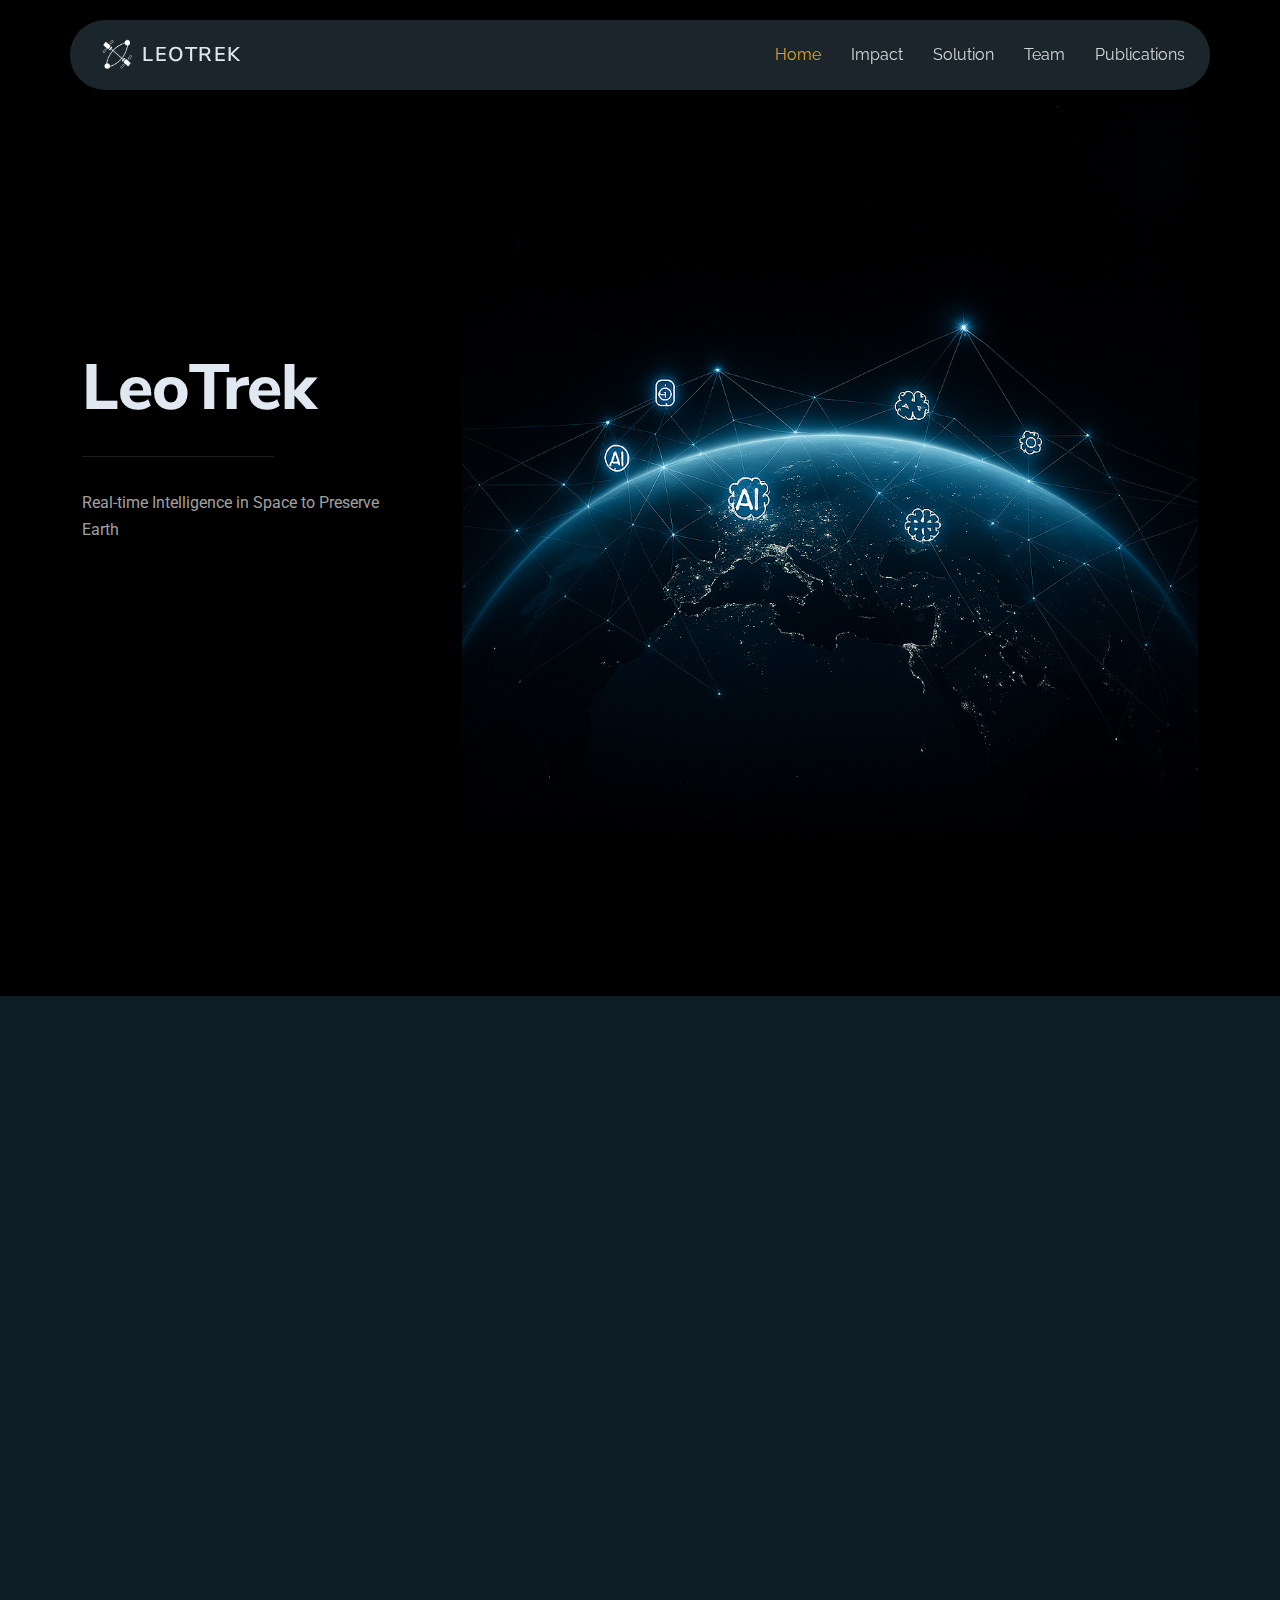
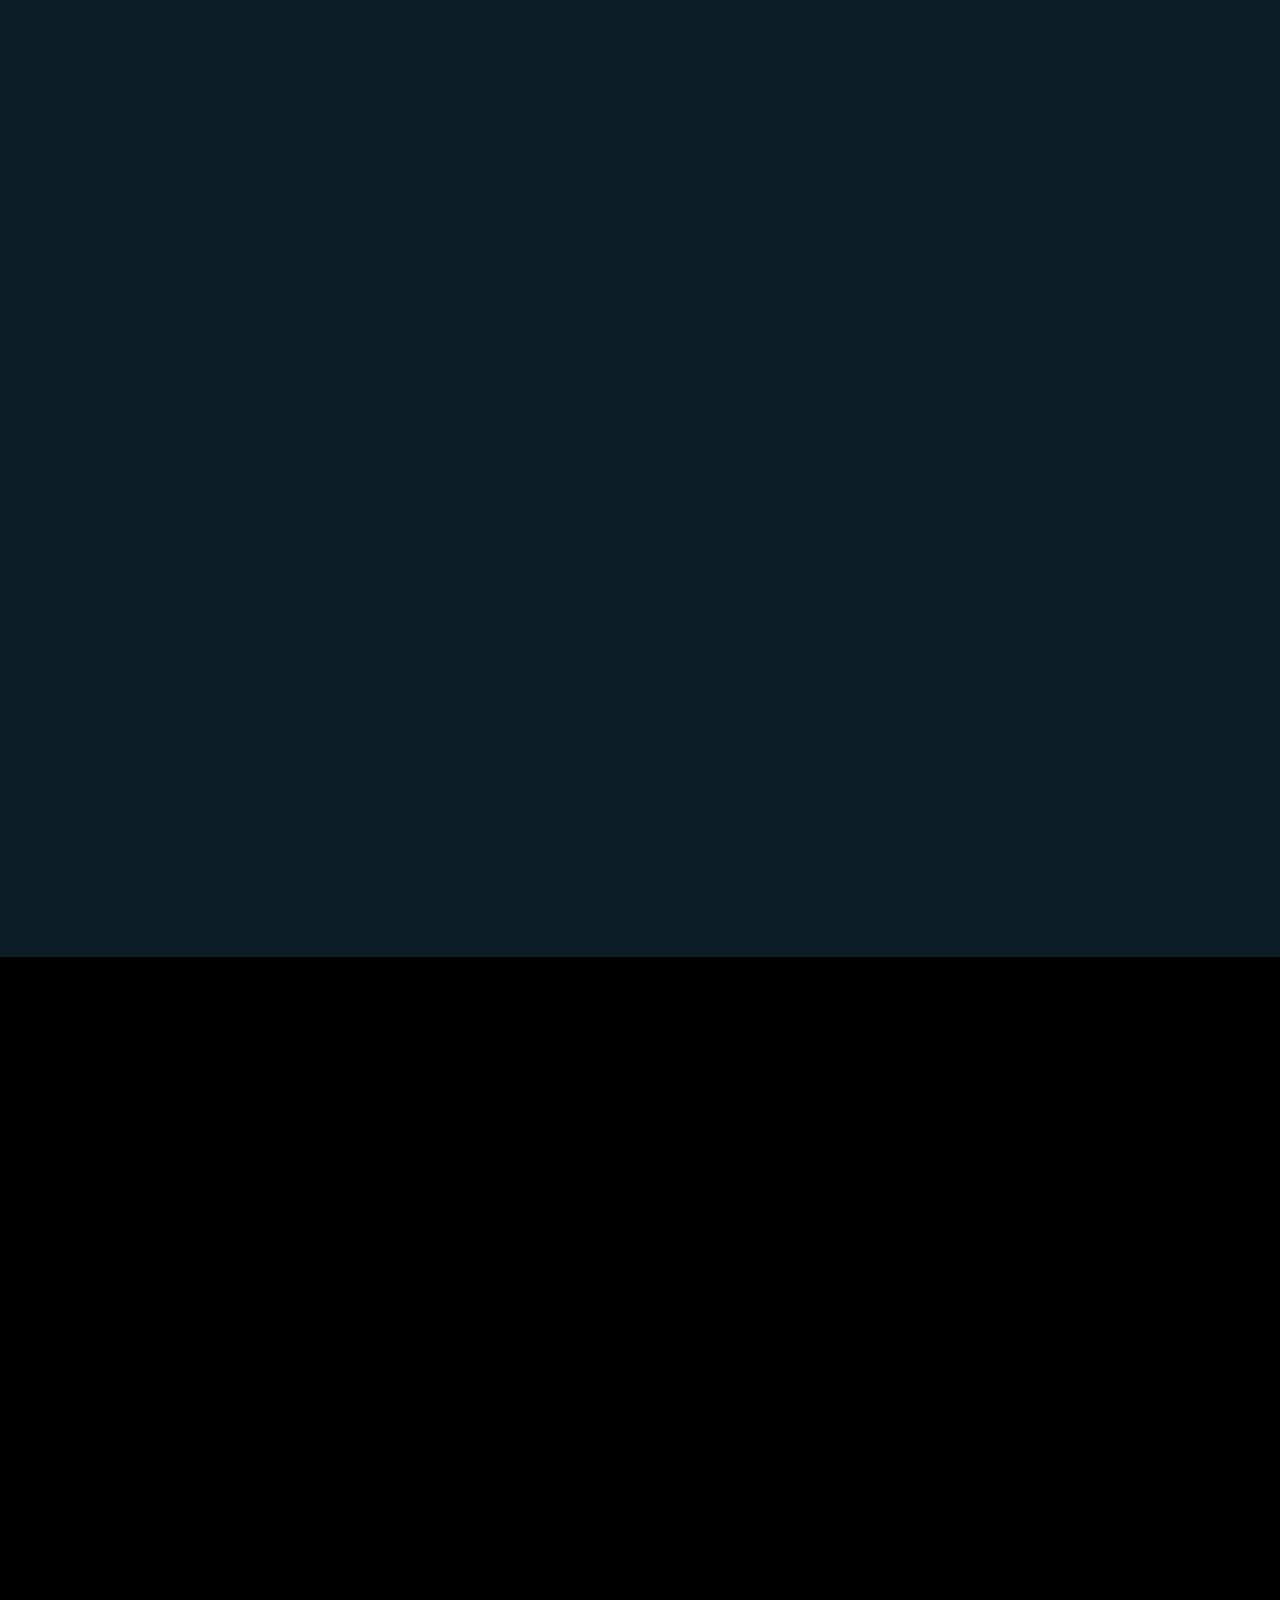
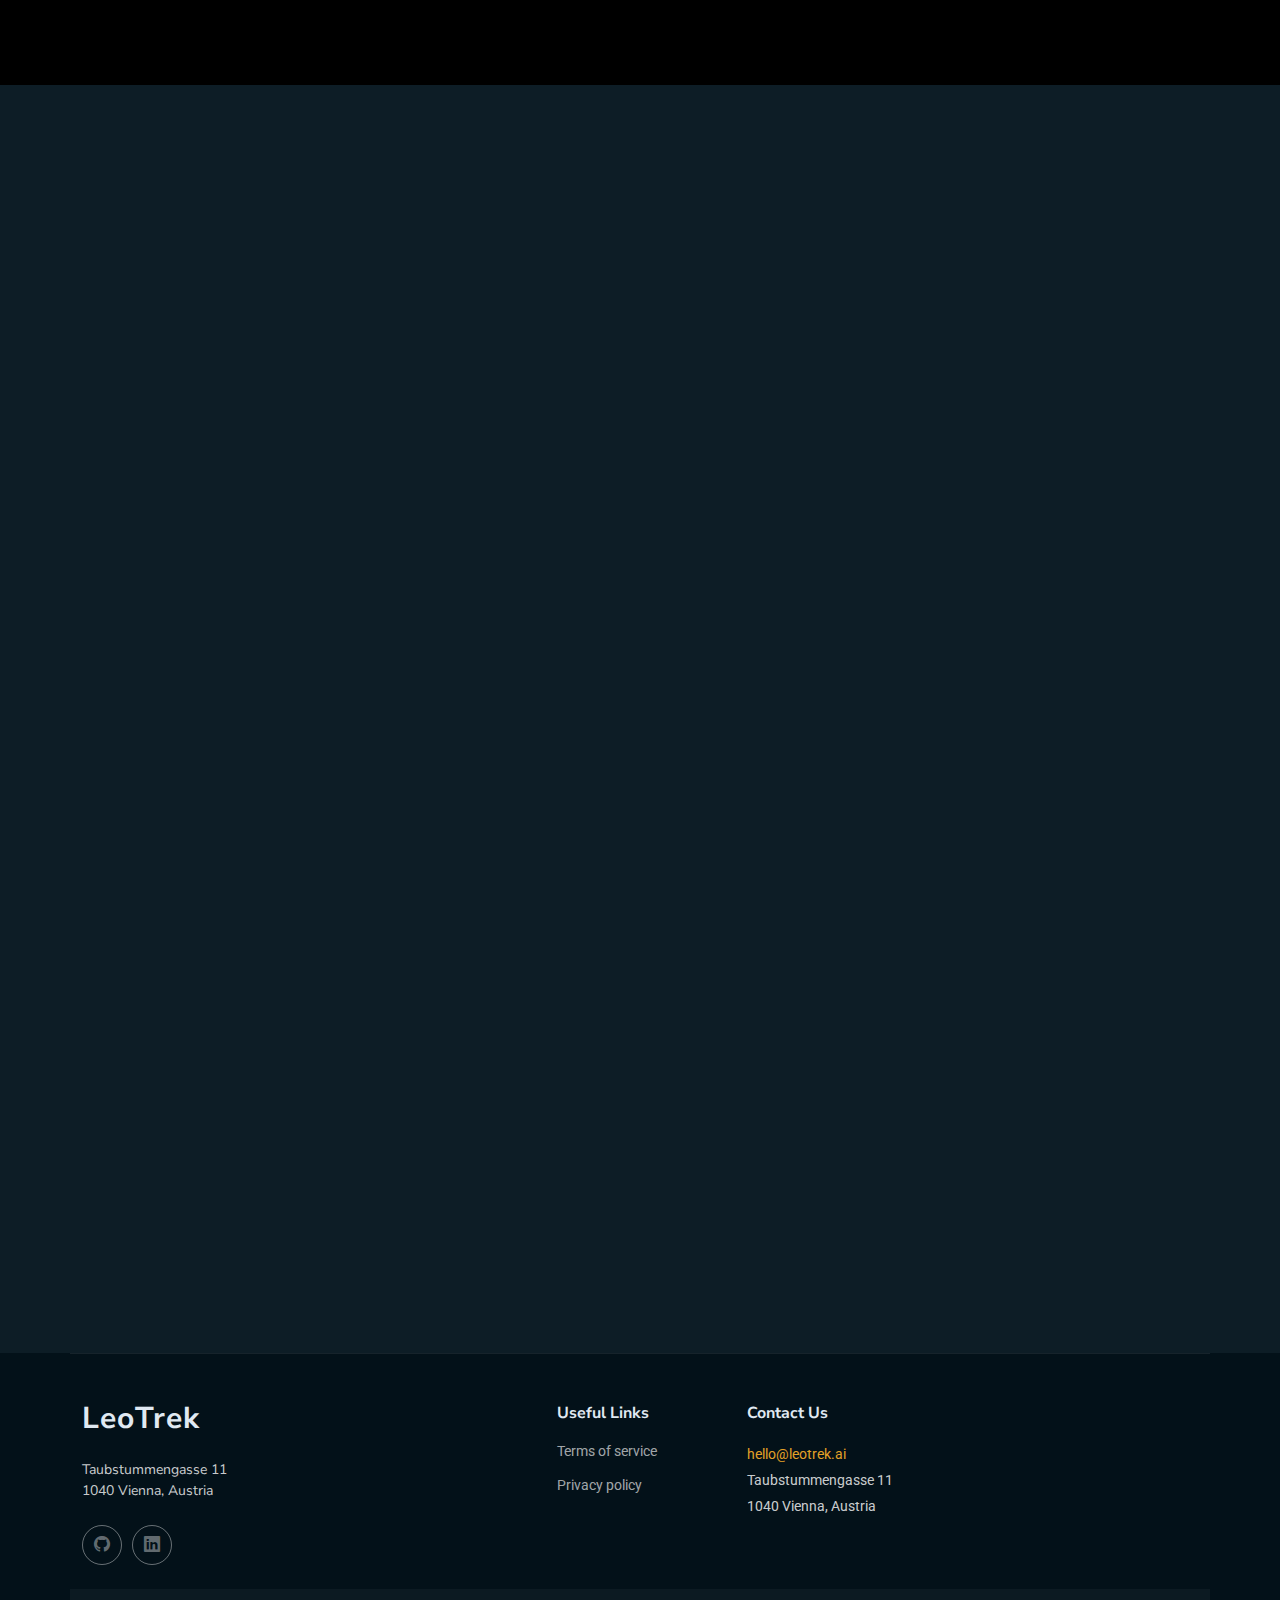
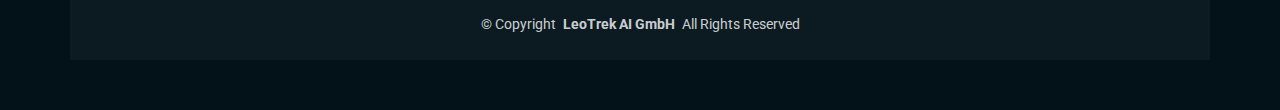
<file: index.html>
<!DOCTYPE html>
<html lang="en">

<head>
  <meta charset="utf-8">
  <meta content="width=device-width, initial-scale=1.0" name="viewport">
  <title>LeoTrek</title>
  <meta name="description" content="">
  <meta name="keywords" content="">

  <!-- Favicons -->
  <link href="assets/img/favicon.png" rel="icon">
  <link href="assets/img/apple-touch-icon.png" rel="apple-touch-icon">

  <!-- Fonts -->
  <link href="https://fonts.googleapis.com" rel="preconnect">
  <link href="https://fonts.gstatic.com" rel="preconnect" crossorigin>
  <link href="https://fonts.googleapis.com/css2?family=Roboto:ital,wght@0,100;0,300;0,400;0,500;0,700;0,900;1,100;1,300;1,400;1,500;1,700;1,900&family=Raleway:ital,wght@0,100;0,200;0,300;0,400;0,500;0,600;0,700;0,800;0,900;1,100;1,200;1,300;1,400;1,500;1,600;1,700;1,800;1,900&family=Nunito+Sans:ital,wght@0,200;0,300;0,400;0,600;0,700;0,800;0,900;1,200;1,300;1,400;1,600;1,700;1,800;1,900&display=swap" rel="stylesheet">

  <!-- Vendor CSS Files -->
  <link href="assets/vendor/bootstrap/css/bootstrap.min.css" rel="stylesheet">
  <link href="assets/vendor/bootstrap-icons/bootstrap-icons.css" rel="stylesheet">
  <link href="assets/vendor/aos/aos.css" rel="stylesheet">
  <link href="assets/vendor/swiper/swiper-bundle.min.css" rel="stylesheet">
  <link href="assets/vendor/glightbox/css/glightbox.min.css" rel="stylesheet">

  <!-- Main CSS File -->
  <link href="assets/css/main.css" rel="stylesheet">
  <style>
    #hero.hero {
      background: #000 !important;
    }  
    #hero.hero::after {
      content: none !important;
    }

  </style>

  <!-- =======================================================
  * Template Name: Strategy
  * Template URL: https://bootstrapmade.com/strategy-bootstrap-agency-template/
  * Updated: Jun 06 2025 with Bootstrap v5.3.6
  * Author: BootstrapMade.com
  * License: https://bootstrapmade.com/license/
  ======================================================== -->
</head>

<body class="index-page">

  <header id="header" class="header d-flex align-items-center fixed-top">
    <div class="header-container container-fluid container-xl position-relative d-flex align-items-center justify-content-between">

      <a href="index.html" class="logo d-flex align-items-center me-auto me-xl-0">
        <!-- Uncomment the line below if you also wish to use an image logo -->
        <img src="assets/img/logo.png" alt="">
        <h1 class="sitename">LeoTrek</h1>
      </a>

      <nav id="navmenu" class="navmenu">
        <ul>
          <li><a href="index.html#hero">Home</a></li>
          <li><a href="index.html#impact">Impact</a></li>
          <li><a href="index.html#offering">Solution</a></li>
          <li><a href="index.html#team">Team</a></li>
          <li><a href="index.html#publications">Publications</a></li>
          <!-- <li><a href="index.html#partners">Partners</a></li> -->
        
          <!--  
          <li class="dropdown"><a href="#"><span>Dropdown</span> <i class="bi bi-chevron-down toggle-dropdown"></i></a>
            <ul>
              <li><a href="#">Dropdown 1</a></li>
              <li class="dropdown"><a href="#"><span>Deep Dropdown</span> <i class="bi bi-chevron-down toggle-dropdown"></i></a>
                <ul>
                  <li><a href="#">Deep Dropdown 1</a></li>
                  <li><a href="#">Deep Dropdown 2</a></li>
                  <li><a href="#">Deep Dropdown 3</a></li>
                  <li><a href="#">Deep Dropdown 4</a></li>
                  <li><a href="#">Deep Dropdown 5</a></li>
                </ul>
              </li>
              <li><a href="#">Dropdown 2</a></li>
              <li><a href="#">Dropdown 3</a></li>
              <li><a href="#">Dropdown 4</a></li>
            </ul>
          </li>
        
          <li><a href="#contact">Contact</a></li>-->
        </ul>
        <i class="mobile-nav-toggle d-xl-none bi bi-list"></i>
      </nav>
      <!--<a class="btn-getstarted" href="#about">Get Started</a>-->

    </div>
  </header>

  <main class="main">

    <!-- Hero/Home Section -->
    <section id="hero" class="hero section">
      <div class="container">
        <div class="row">
          <div class="col-lg-4 content-col" data-aos="fade-up">
            <div class="content">
              <!--
              <div class="agency-name">
                <h5>LeoTrek</h5>
              </div>
               --> 
              <div class="main-heading">
                <h1 style="font-size: 4rem;">LeoTrek</h1>
              </div>

              <div class="divider"></div>

              <div class="description">
                <p>Real-time Intelligence in Space to Preserve Earth</p>
              </div>
              
              <!--
              <div class="cta-button">
                <a href="#services" class="btn">
                  <span>EXPLORE SERVICES</span>
                  <i class="bi bi-arrow-right"></i>
                </a>
              </div>
              -->
            </div>
          </div>

          <div class="col-lg-8" data-aos="zoom-out">
            <div class="visual-content">
              <div class="fluid-shape">
                <img src="assets/img/abstract/background.png" alt="Abstract Fluid Shape" class="fluid-img">
              </div>
            </div>
          </div>
        </div>
      </div>
    </section><!-- /Hero Section -->

    <!-- Impact Strip -->
    <section id="cost-of-delay" class="section impact-strip" style="background:#000;">

          <section id="impact" class="offering section light-background">

        <!-- Section Title -->
        <div class="container section-title" data-aos="fade-up">
          <h2>Challenges</h2>
          <div>
            <span>The Cost of</span>
            <span class="description-title">Inaction</span>
          </div>
          <p class="text-white-50 mb-0">
              Wildfires escalate fast. When insights arrive late, the damage multiplies.
            </p>
        </div>
        <!-- End Section Title -->


      <div class="container" data-aos="fade-up">
        <div class="row g-4 impact-row">

          <div class="col-md-4" data-aos="fade-up" data-aos-delay="100">
            <div class="impact-item text-center">
              <img src="assets/img/declining_symbol.png" alt="Cost icon" class="impact-icon">
              <h4 class="impact-title">Human &amp; Economic Toll</h4>
              <div class="impact-lines">
                <div>22K early deaths from smoke</div>
                <div>$215B global wildfire losses</div>
              </div>
            </div>
          </div>

          <div class="col-md-4" data-aos="fade-up" data-aos-delay="150">
            <div class="impact-item text-center">
              <img src="assets/img/fire.png" alt="Fire icon" class="impact-icon">
              <h4 class="impact-title">Rising Climate Disasters</h4>
              <div class="impact-lines">
                <div>3.7M km<sup>2</sup> burned</div>
                <div>8B tons CO<sub>2</sub></div>
              </div>
            </div>
          </div>

          <div class="col-md-4" data-aos="fade-up" data-aos-delay="200">
            <div class="impact-item text-center">
              <img src="assets/img/satellite.png" alt="Satellite icon" class="impact-icon">
              <h4 class="impact-title">Every Minute Counts</h4>
              <div class="impact-lines">
                <div>Wildfire from 200 to 12,500 ha</div>
                <div>in 4 hours</div>
              </div>
            </div>
          </div>

        </div>
         <div class="row">
          <div class="col-12">
            <div style="height:60px;"></div>
          </div>
        </div>

        <div class="row mb-5">
          <div class="col-lg-8">
            <h3 class="text-white mb-2">Beyond Wildfires</h3>
            <p class="text-white-50 mb-0">
              Wildfires are only one example. Many Earth observation use cases depend on
              decisions made in minutes, not hours.
            </p>
          </div>
        </div>
      </div>
    </section>
<!-- /Impact Strip -->

  <section id="offering" class="services section" style="background-color:#000;">

  <!-- Section Title -->
  <div class="container section-title" data-aos="fade-up">
    <h2>Our Offering</h2>
    <div>
      <span>What We</span>
      <span class="description-title">Deliver</span>
    </div>
  </div>
  <!-- End Section Title -->

  <div class="container" data-aos="fade-up" data-aos-delay="100">

    <div class="row align-items-center g-5">

      <!-- Figure -->
      <div class="col-lg-5 text-center">
        <img
          src="assets/img/constellation.png"
          alt="LeoTrek constellation overview"
          class="img-fluid"
          style="max-width: 100%;"
          loading="lazy"
        >
      </div>

      <!-- Offering points -->
      <div class="col-lg-7">

        <div class="offering-list">

          <div class="offering-item">
            <h4>Distributed EO Processing in LEO</h4>
            <p>AI workloads executed directly across clusters of LEO satellites.</p>
          </div>

          <div class="offering-item">
            <h4>Earth-Anchored Monitoring</h4>
            <p>Persistent observation of fixed geographic regions despite satellite motion.</p>
          </div>

          <div class="offering-item">
            <h4>Cloud-like Deployments in Space</h4>
            <p>Select models, data sources, and deploy workflows with minimal effort.</p>
          </div>

          <div class="offering-item">
            <h4>Multi-source EO Data Fusion</h4>
            <p>Combine multi-source data such as thermal and imagery EO data seamlessly.</p>
          </div>

          <div class="offering-item">
            <h4>Monetization of Spare Capacity</h4>
            <p>Enable AI-as-a-Service and custom space applications for satellite operators.</p>
          </div>

        </div>

      </div>

    </div>

  </div>

</section>







    <!-- About Section -->
    <!--<section id="about" class="about section">-->

      <!-- Section Title -->
      <!-- 
      <div class="container section-title" data-aos="fade-up">
        <h2>About</h2>
        <div><span>Learn More</span> <span class="description-title">About Us</span></div>
      </div>
      -->
      <!-- End Section Title -->
      <!--
      <div class="container">

        <div class="row gx-5 align-items-center">
          <div class="col-lg-6" data-aos="fade-right" data-aos-delay="200">
            <div class="about-image position-relative">
              <img src="assets/img/about/about-portrait-1.webp" class="img-fluid rounded-4 shadow-sm" alt="About Image" loading="lazy">
              <div class="experience-badge">
                <span class="years">20+</span>
                <span class="text">Years of Expertise</span>
              </div>
            </div>
          </div>

          <div class="col-lg-6 mt-4 mt-lg-0" data-aos="fade-left" data-aos-delay="300">
            <div class="about-content">
              <h2>Elevating Business Performance Through Innovation</h2>
              <p class="lead">We focus on crafting bespoke strategies that navigate complexity and deliver tangible results for our clients.</p>
              <p>Through a blend of sophisticated analytics and creative problem-solving, we empower organizations to thrive in rapidly evolving markets.</p>

              <div class="row g-4 mt-3">
                <div class="col-md-6" data-aos="zoom-in" data-aos-delay="400">
                  <div class="feature-item">
                    <i class="bi bi-check-circle-fill"></i>
                    <h5>Dedicated Team Support</h5>
                    <p>Our highly skilled professionals are committed to providing personalized service and impactful solutions on every engagement.</p>
                  </div>
                </div>
                <div class="col-md-6" data-aos="zoom-in" data-aos-delay="450">
                  <div class="feature-item">
                    <i class="bi bi-lightbulb-fill"></i>
                    <h5>Forward-Thinking Approach</h5>
                    <p>We embrace innovative methodologies to develop unique strategies that drive lasting success.</p>
                  </div>
                </div>
              </div>

              <a href="#" class="btn btn-primary mt-4">Explore Our Services</a>
            </div>
          </div>
        </div>
      
        <div class="testimonial-section mt-5 pt-5" data-aos="fade-up" data-aos-delay="100">
          <div class="row">
            <div class="col-lg-4" data-aos="fade-right" data-aos-delay="200">
              <div class="testimonial-intro">
                <h3>Our Clients Speak Highly</h3>
                <p>Hear directly from those who have experienced the impact of our partnership and achieved their strategic goals.</p>
                <div class="swiper-nav-buttons mt-4">
                  <button class="slider-prev"><i class="bi bi-arrow-left"></i></button>
                  <button class="slider-next"><i class="bi bi-arrow-right"></i></button>
                </div>
              </div>
            </div>

            <div class="col-lg-8" data-aos="fade-left" data-aos-delay="300">
              <div class="testimonial-slider swiper init-swiper">
                <script type="application/json" class="swiper-config">
                  {
                    "loop": true,
                    "speed": 800,
                    "autoplay": {
                      "delay": 5000
                    },
                    "slidesPerView": 1,
                    "spaceBetween": 30,
                    "navigation": {
                      "nextEl": ".slider-next",
                      "prevEl": ".slider-prev"
                    },
                    "breakpoints": {
                      "768": {
                        "slidesPerView": 2
                      }
                    }
                  }
                </script>
                <div class="swiper-wrapper">
                  <div class="swiper-slide">
                    <div class="testimonial-item">
                      <div class="rating mb-3">
                        <i class="bi bi-star-fill"></i>
                        <i class="bi bi-star-fill"></i>
                        <i class="bi bi-star-fill"></i>
                        <i class="bi bi-star-fill"></i>
                        <i class="bi bi-star-fill"></i>
                      </div>
                      <p>"Their strategic vision and unwavering commitment to results provided exceptional value. Our operational efficiency has signficantly improved."</p>
                      <div class="client-info d-flex align-items-center mt-4">
                        <img src="assets/img/person/person-f-1.webp" class="client-img" alt="Client" loading="lazy">
                        <div>
                          <h6 class="mb-0">Eleanor Vance</h6>
                          <span>Operations Manager</span>
                        </div>
                      </div>
                    </div>
                  </div>

                  <div class="swiper-slide">
                    <div class="testimonial-item">
                      <div class="rating mb-3">
                        <i class="bi bi-star-fill"></i>
                        <i class="bi bi-star-fill"></i>
                        <i class="bi bi-star-fill"></i>
                        <i class="bi bi-star-fill"></i>
                        <i class="bi bi-star-half"></i>
                      </div>
                      <p>"Collaborating with their team was a revelation. Their innovative strategies guided us toward achieving our objectives with precision and speed."</p>
                      <div class="client-info d-flex align-items-center mt-4">
                        <img src="assets/img/person/person-m-1.webp" class="client-img" alt="Client" loading="lazy">
                        <div>
                          <h6 class="mb-0">David Kim</h6>
                          <span>Product Lead</span>
                        </div>
                      </div>
                    </div>
                  </div>

                  <div class="swiper-slide">
                    <div class="testimonial-item">
                      <div class="rating mb-3">
                        <i class="bi bi-star-fill"></i>
                        <i class="bi bi-star-fill"></i>
                        <i class="bi bi-star-fill"></i>
                        <i class="bi bi-star-fill"></i>
                        <i class="bi bi-star-fill"></i>
                      </div>
                      <p>"The depth of knowledge and unwavering dedication they bring to every project is exceptional. They've become an essential ally in driving our expansion."</p>
                      <div class="client-info d-flex align-items-center mt-4">
                        <img src="assets/img/person/person-f-2.webp" class="client-img" alt="Client" loading="lazy">
                        <div>
                          <h6 class="mb-0">Isabella Diaz</h6>
                          <span>Research Analyst</span>
                        </div>
                      </div>
                    </div>
                  </div>

                  <div class="swiper-slide">
                    <div class="testimonial-item">
                      <div class="rating mb-3">
                        <i class="bi bi-star-fill"></i>
                        <i class="bi bi-star-fill"></i>
                        <i class="bi bi-star-fill"></i>
                        <i class="bi bi-star-fill"></i>
                        <i class="bi bi-star-half"></i>
                      </div>
                      <p>"Their dedication to delivering superior solutions and their meticulous attention to detail have profoundly impacted our corporate growth trajectory."</p>
                      <div class="client-info d-flex align-items-center mt-4">
                        <img src="assets/img/person/person-f-3.webp" class="client-img" alt="Client" loading="lazy">
                        <div>
                          <h6 class="mb-0">Olivia Chen</h6>
                          <span>Development Strategist</span>
                        </div>
                      </div>
                    </div>
                  </div>

                </div>
              </div>
            </div>
          </div>
        </div>
        -->

      </div>

    </section><!-- /About Section -->

    
    <!-- Services Section -->
   <!-- <section id="services" class="services section">-->

      <!-- Section Title -->
      <!--<div class="container section-title" data-aos="fade-up">
        <h2>Services</h2>
        <div><span>Check Our</span> <span class="description-title">Services</span></div>
      </div>-->
      <!-- End Section Title -->

      <!--  
      <div class="container" data-aos="fade-up" data-aos-delay="100">

        <div class="service-header">
          <div class="row align-items-center">
            <div class="col-lg-8 col-md-12">
              <div class="service-intro">
                <h2 class="service-heading">
                  <div>Innovative business</div>
                  <div><span>performance solutions</span></div>
                </h2>
              </div>
            </div>
            <div class="col-lg-4 col-md-12">
              <div class="service-summary">
                <p>
                  We integrate forward-thinking strategies, creative approaches, and state-of-the-art technologies to deliver exceptional customer experiences that drive growth and engage target markets.
                </p>
                <a href="services.html" class="service-btn">
                  View All Services
                  <i class="bi bi-arrow-right"></i>
                </a>
              </div>
            </div>
          </div>
        </div>

        <div class="row justify-content-center">
          <div class="col-lg-4 col-md-6" data-aos="fade-up" data-aos-delay="100">
            <div class="service-card position-relative z-1">
              <div class="service-icon">
                <i class="bi bi-palette"></i>
              </div>
              <a href="service-details.html" class="card-action d-flex align-items-center justify-content-center rounded-circle">
                <i class="bi bi-arrow-up-right"></i>
              </a>
              <h3>
                <a href="service-details.html">
                  Creative <span>branding</span>
                </a>
              </h3>
              <p>
                Nulla facilisi. Maecenas eget magna neque. Suspendisse potenti. Curabitur eleifend nisi non magna vulputate, vel condimentum libero tempus. Proin consectetur feugiat diam.
              </p>
            </div>
          </div>
          <div class="col-lg-4 col-md-6" data-aos="fade-up" data-aos-delay="200">
            <div class="service-card position-relative z-1">
              <div class="service-icon">
                <i class="bi bi-gem"></i>
              </div>
              <a href="service-details.html" class="card-action d-flex align-items-center justify-content-center rounded-circle">
                <i class="bi bi-arrow-up-right"></i>
              </a>
              <h3>
                <a href="service-details.html">
                  Design <span>systems</span>
                </a>
              </h3>
              <p>
                Praesent euismod varius tellus, vel bibendum nunc interdum at. Donec vehicula diam vel metus venenatis convallis. Aliquam erat volutpat. Etiam viverra magna sit amet.
              </p>
            </div>
          </div>
          <div class="col-lg-4 col-md-6" data-aos="fade-up" data-aos-delay="300">
            <div class="service-card position-relative z-1">
              <div class="service-icon">
                <i class="bi bi-megaphone"></i>
              </div>
              <a href="service-details.html" class="card-action d-flex align-items-center justify-content-center rounded-circle">
                <i class="bi bi-arrow-up-right"></i>
              </a>
              <h3>
                <a href="service-details.html">
                  Marketing <span>strategies</span>
                </a>
              </h3>
              <p>
                Vivamus tempor velit id magna dictum, sed fermentum nisi faucibus. Integer nec pretium sapien. Fusce tincidunt ligula et purus consequat, ac pellentesque nulla eleifend.
              </p>
            </div>
          </div>
          <div class="col-lg-4 col-md-6" data-aos="fade-up" data-aos-delay="100">
            <div class="service-card position-relative z-1">
              <div class="service-icon">
                <i class="bi bi-code-slash"></i>
              </div>
              <a href="service-details.html" class="card-action d-flex align-items-center justify-content-center rounded-circle">
                <i class="bi bi-arrow-up-right"></i>
              </a>
              <h3>
                <a href="service-details.html">
                  Digital <span>platforms</span>
                </a>
              </h3>
              <p>
                Cras fermentum odio eu feugiat malesuada. Vestibulum ante ipsum primis in faucibus orci luctus et accumsan cursus. Morbi placerat nulla vel nunc viverra accumsan.
              </p>
            </div>
          </div>
          <div class="col-lg-4 col-md-6" data-aos="fade-up" data-aos-delay="200">
            <div class="service-card position-relative z-1">
              <div class="service-icon">
                <i class="bi bi-graph-up"></i>
              </div>
              <a href="service-details.html" class="card-action d-flex align-items-center justify-content-center rounded-circle">
                <i class="bi bi-arrow-up-right"></i>
              </a>
              <h3>
                <a href="service-details.html">
                  Growth <span>acceleration</span>
                </a>
              </h3>
              <p>
                Aenean vel augue vel nisi bibendum posuere. Phasellus in lacus quis urna sodales dignissim. Duis aliquam libero eget risus facilisis. Quisque eget libero vel nisl fringilla.
              </p>
            </div>
          </div>
          <div class="col-lg-4 col-md-6" data-aos="fade-up" data-aos-delay="300">
            <div class="service-card position-relative z-1">
              <div class="service-icon">
                <i class="bi bi-camera-video"></i>
              </div>
              <a href="service-details.html" class="card-action d-flex align-items-center justify-content-center rounded-circle">
                <i class="bi bi-arrow-up-right"></i>
              </a>
              <h3>
                <a href="service-details.html">
                  Media <span>solutions</span>
                </a>
              </h3>
              <p>
                Etiam efficitur lacus in diam finibus, nec ultrices est sagittis. Maecenas elementum magna sed risus faucibus, nec commodo purus facilisis. Vestibulum accumsan magna.
              </p>
            </div>
          </div>
        </div>

      </div>

    </section>--> <!-- /Services Section -->
  

    <!-- Steps Section -->
     <!-- 
    <section id="steps" class="steps section">
    -->
      <!-- Section Title -->
    <!--
    
      <div class="container section-title" data-aos="fade-up">
        <h2>Steps</h2>
        <div><span>How we</span> <span class="description-title">Work</span></div>
      </div>-->
      <!-- End Section Title -->
      <!-- 
      <div class="container" data-aos="fade-up" data-aos-delay="100">

        <div class="steps-wrapper">

          <div class="step-item" data-aos="fade-right" data-aos-delay="200">
            <div class="step-content">
              <div class="step-icon">
                <i class="bi bi-lightbulb"></i>
              </div>
              <div class="step-info">
                <span class="step-number">Step 01</span>
                <h3>Initial Consultation</h3>
                <p>Conducting thorough discovery sessions to understand your business requirements and objectives. Our expert team analyzes your needs to create a customized approach.</p>
              </div>
            </div>
          </div> -->
          <!-- End Step Item -->
          <!--
          <div class="step-item" data-aos="fade-left" data-aos-delay="300">
            <div class="step-content">
              <div class="step-icon">
                <i class="bi bi-gear"></i>
              </div>
              <div class="step-info">
                <span class="step-number">Step 02</span>
                <h3>Planning &amp; Strategy</h3>
                <p>Developing comprehensive strategies and detailed project plans based on the initial consultation. We create actionable roadmaps with clear milestones and deliverables.</p>
              </div>
            </div>
          </div>
           -->
          <!-- End Step Item -->
          <!--
          <div class="step-item" data-aos="fade-right" data-aos-delay="400">
            <div class="step-content">
              <div class="step-icon">
                <i class="bi bi-bar-chart"></i>
              </div>
              <div class="step-info">
                <span class="step-number">Step 03</span>
                <h3>Development Phase</h3>
                <p>Executing the planned strategies with precision and agility. Our team implements solutions while maintaining constant communication and progress updates.</p>
              </div>
            </div>
          </div>
           -->
          <!-- End Step Item -->
          <!--
          <div class="step-item" data-aos="fade-left" data-aos-delay="500">
            <div class="step-content">
              <div class="step-icon">
                <i class="bi bi-check2-circle"></i>
              </div>
              <div class="step-info">
                <span class="step-number">Step 04</span>
                <h3>Launch &amp; Support</h3>
                <p>Ensuring smooth deployment and providing ongoing support for implemented solutions. We monitor performance and make necessary adjustments for optimal results.</p>
              </div>
            </div>
          </div>
           -->
          <!-- End Step Item -->
        <!--
        </div>-->
        <!--
      </div>-->
      <!--
    </section>-->
    <!-- /Steps Section -->

    <!-- Call To Action Section -->
     <!--
    <section id="call-to-action" class="call-to-action section">

      <div class="container" data-aos="fade-up" data-aos-delay="100">

        <div class="advertise-1 d-flex flex-column flex-lg-row gap-4 align-items-center position-relative">

          <div class="content-left flex-grow-1" data-aos="fade-right" data-aos-delay="200">
            <span class="badge text-uppercase mb-2">Don't Miss!</span>
            <h2>Revolutionize Your Digital Experience Today</h2>
            <p class="my-4">Strategia accelerates your business growth through innovative solutions and cutting-edge technology. Join thousands of satisfied customers who have transformed their operations.</p>

            <div class="features d-flex flex-wrap gap-3 mb-4">
              <div class="feature-item">
                <i class="bi bi-check-circle-fill"></i>
                <span>Premium Support</span>
              </div>
              <div class="feature-item">
                <i class="bi bi-check-circle-fill"></i>
                <span>Cloud Integration</span>
              </div>
              <div class="feature-item">
                <i class="bi bi-check-circle-fill"></i>
                <span>Real-time Analytics</span>
              </div>
            </div>

            <div class="cta-buttons d-flex flex-wrap gap-3">
              <a href="#" class="btn btn-primary">Start Free Trial</a>
              <a href="#" class="btn btn-outline">Learn More</a>
            </div>
          </div>

          <div class="content-right position-relative" data-aos="fade-left" data-aos-delay="300">
            <img src="assets/img/misc/misc-1.webp" alt="Digital Platform" class="img-fluid rounded-4">
            <div class="floating-card">
              <div class="card-icon">
                <i class="bi bi-graph-up-arrow"></i>
              </div>
              <div class="card-content">
                <span class="stats-number">245%</span>
                <span class="stats-text">Growth Rate</span>
              </div>
            </div>
          </div>

          <div class="decoration">
            <div class="circle-1"></div>
            <div class="circle-2"></div>
          </div>

        </div>

      </div>

    </section>
    -->
    <!-- /Call To Action Section -->

    <!-- Testimonials Section -->
    <!--  <section id="testimonials" class="testimonials section light-background">-->

      <!-- Section Title -->
      <!--<div class="container section-title" data-aos="fade-up">
        <h2>Testimonials</h2>
        <div><span>Check Our</span> <span class="description-title">Testimonials</span></div>
      </div>-->
      <!-- End Section Title -->
      <!--
      <div class="container" data-aos="fade-up" data-aos-delay="100">

        <div class="testimonials-slider swiper init-swiper">
          <script type="application/json" class="swiper-config">
            {
              "slidesPerView": 1,
              "loop": true,
              "speed": 600,
              "autoplay": {
                "delay": 5000
              },
              "navigation": {
                "nextEl": ".swiper-button-next",
                "prevEl": ".swiper-button-prev"
              }
            }
          </script>

          <div class="swiper-wrapper">

            <div class="swiper-slide">
              <div class="testimonial-item">
                <div class="row">
                  <div class="col-lg-8">
                    <h2>Sed ut perspiciatis unde omnis</h2>
                    <p>
                      Proin iaculis purus consequat sem cure digni ssim donec porttitora entum suscipit rhoncus. Accusantium quam, ultricies eget id, aliquam eget nibh et. Maecen aliquam, risus at semper.
                    </p>
                    <p>
                      Beatae magnam dolore quia ipsum. Voluptatem totam et qui dolore dignissimos. Amet quia sapiente laudantium nihil illo et assumenda sit cupiditate. Nam perspiciatis perferendis minus consequatur. Enim ut eos quo.
                    </p>
                    <div class="profile d-flex align-items-center">
                      <img src="assets/img/person/person-m-7.webp" class="profile-img" alt="">
                      <div class="profile-info">
                        <h3>Saul Goodman</h3>
                        <span>Client</span>
                      </div>
                    </div>
                  </div>
                  <div class="col-lg-4 d-none d-lg-block">
                    <div class="featured-img-wrapper">
                      <img src="assets/img/person/person-m-7.webp" class="featured-img" alt="">
                    </div>
                  </div>
                </div>
              </div>
            </div>
            
            

            <div class="swiper-slide">
              <div class="testimonial-item">
                <div class="row">
                  <div class="col-lg-8">
                    <h2>Nemo enim ipsam voluptatem</h2>
                    <p>
                      Export tempor illum tamen malis malis eram quae irure esse labore quem cillum quid cillum eram malis quorum velit fore eram velit sunt aliqua noster fugiat irure amet legam anim culpa.
                    </p>
                    <p>
                      Dolorem excepturi esse qui amet maxime quibusdam aut repellendus voluptatum. Corrupti enim a repellat cumque est laborum fuga consequuntur. Dolorem nostrum deleniti quas voluptatem iure dolorum rerum. Repudiandae doloribus ut repellat harum vero aut. Modi aut velit aperiam aspernatur odit ut vitae.
                    </p>
                    <div class="profile d-flex align-items-center">
                      <img src="assets/img/person/person-f-8.webp" class="profile-img" alt="">
                      <div class="profile-info">
                        <h3>Sara Wilsson</h3>
                        <span>Designer</span>
                      </div>
                    </div>
                  </div>
                  <div class="col-lg-4 d-none d-lg-block">
                    <div class="featured-img-wrapper">
                      <img src="assets/img/person/person-f-8.webp" class="featured-img" alt="">
                    </div>
                  </div>
                </div>
              </div>
            </div>

            <div class="swiper-slide">
              <div class="testimonial-item">
                <div class="row">
                  <div class="col-lg-8">
                    <h2>
                      Labore nostrum eos impedit
                    </h2>
                    <p>
                      Fugiat enim eram quae cillum dolore dolor amet nulla culpa multos export minim fugiat minim velit minim dolor enim duis veniam ipsum anim magna sunt elit fore quem dolore labore illum veniam.
                    </p>
                    <p>
                      Itaque ut explicabo vero occaecati est quam rerum sed. Numquam tempora aut aut quaerat quia illum. Nobis quia autem odit ipsam numquam. Doloribus sit sint corporis eius totam fuga. Hic nostrum suscipit corrupti nam expedita adipisci aut optio.
                    </p>
                    <div class="profile d-flex align-items-center">
                      <img src="assets/img/person/person-m-9.webp" class="profile-img" alt="">
                      <div class="profile-info">
                        <h3>Matt Brandon</h3>
                        <span>Freelancer</span>
                      </div>
                    </div>
                  </div>
                  <div class="col-lg-4 d-none d-lg-block">
                    <div class="featured-img-wrapper">
                      <img src="assets/img/person/person-m-9.webp" class="featured-img" alt="">
                    </div>
                  </div>
                </div>
              </div>
            </div>

            <div class="swiper-slide">
              <div class="testimonial-item">
                <div class="row">
                  <div class="col-lg-8">
                    <h2>Impedit dolor facilis nulla</h2>
                    <p>
                      Enim nisi quem export duis labore cillum quae magna enim sint quorum nulla quem veniam duis minim tempor labore quem eram duis noster aute amet eram fore quis sint minim.
                    </p>
                    <p>
                      Omnis aspernatur accusantium qui delectus praesentium repellendus. Facilis sint odio aspernatur voluptas commodi qui qui qui pariatur. Corrupti deleniti itaque quaerat ipsum deleniti culpa tempora tempore. Et consequatur exercitationem hic aspernatur nobis est voluptatibus architecto laborum.
                    </p>
                    <div class="profile d-flex align-items-center">
                      <img src="assets/img/person/person-f-10.webp" class="profile-img" alt="">
                      <div class="profile-info">
                        <h3>Jena Karlis</h3>
                        <span>Store Owner</span>
                      </div>
                    </div>
                  </div>
                  <div class="col-lg-4 d-none d-lg-block">
                    <div class="featured-img-wrapper">
                      <img src="assets/img/person/person-f-10.webp" class="featured-img" alt="">
                    </div>
                  </div>
                </div>
              </div>
            </div>

          </div>

          <div class="swiper-navigation w-100 d-flex align-items-center justify-content-center">
            <div class="swiper-button-prev"></div>
            <div class="swiper-button-next"></div>
          </div>

        </div>

      </div>

    </section>-->
    <!-- /Testimonials Section -->


    <!-- Team Section -->
    <section id="team" class="team section light-background">

      <!-- Section Title -->
      <div class="container section-title" data-aos="fade-up">
        <h2>Team</h2>
        <div><span>Check Our</span> <span class="description-title">Team</span></div>
      </div><!-- End Section Title -->

      <div class="container" data-aos="fade-up" data-aos-delay="100">

        <div class="row gy-4">

          <div class="col-lg-4" data-aos="fade-up" data-aos-delay="100">
              <div class="team-member d-flex">
              <div style="width:160px; height:300px; border-radius:12px; overflow:hidden;background:url('assets/img/person/thomas.jpg') center/cover no-repeat;"></div>
              <div class="member-info flex-grow-1">
                <h4>Thomas Pusztai</h4>
                <span></span>
                <!--<p>Aliquam iure quaerat voluptatem praesentium possimus unde laudantium vel dolorum distinctio dire flow</p>-->
                <div class="social">
                  <a href=""><i class="bi bi-globe-americas"></i></a>
                  <a href="https://www.linkedin.com/in/thomas-pusztai/"><i class="bi bi-linkedin"></i></a>
                </div>
              </div>
            </div>
          </div><!-- End Team Member -->

          <div class="col-lg-4" data-aos="fade-up" data-aos-delay="200">
            <div class="team-member d-flex">
             <div style="width:160px; height:300px; border-radius:12px; overflow:hidden;background:url('assets/img/person/cynthia.png') center/cover no-repeat;"></div>
              <div class="member-info flex-grow-1">
                <h4>Cynthia Marcelino</h4>
                <span></span>
                <div class="social">
                  <a href="https://keniack.github.io"><i class="bi bi-globe-americas"></i></a>
                  <a href="https://www.linkedin.com/in/keniack/"><i class="bi bi-linkedin"></i></a>
                </div>
              </div>
            </div>
          </div><!-- End Team Member -->

           <div class="col-lg-4" data-aos="fade-up" data-aos-delay="200">
            <div class="team-member d-flex">
             <div style="width:160px; height:300px; border-radius:12px; overflow:hidden;background:url('assets/img/person/susanne.png') center/cover no-repeat;"></div>
              <div class="member-info flex-grow-1">
                <h4>Susanne Jäger</h4>
                <span></span>
                <div class="social">
                  <a href=""><i class="bi bi-globe-americas"></i></a>
                  <a href="https://www.linkedin.com/in/susannejaeger/"><i class="bi bi-linkedin"></i></a>
                </div>
              </div>
            </div>
          </div><!-- End Team Member -->

        </div>

      </div>

    </section><!-- /Team Section -->

    <!-- Publications Section -->
    <section id="publications" class="publications section light-background">

      <!-- Section Title -->
      <div class="container section-title" data-aos="fade-up">
        <h2>Publications</h2>
        <div>
          <span>Selected</span>
          <span class="description-title">Research</span>
        </div>
      </div><!-- End Section Title -->

      <div class="container" data-aos="fade-up" data-aos-delay="100">

        <div class="row gy-4">

          <div class="col-lg-6">
            <div class="publication-item">
              <h5>
                Hyperdrive: Scheduling Serverless Functions in the Edge-Cloud-Space 3D Continuum
              </h5>
              <p class="publication-meta">
                IEEE/ACM Symposium on Edge Computing (SEC), 2024
              </p>
              <a href="https://arxiv.org/pdf/2410.16026" class="publication-link">Read paper</a>
            </div>
          </div>

          <div class="col-lg-6">
            <div class="publication-item">
              <h5>
                Stardust: A Scalable and Extensible Simulator for the 3D Continuum
              </h5>
              <p class="publication-meta">
                IEEE International Conference on Edge Computing and Communications (EDGE), 2025
              </p>
              <a href="https://arxiv.org/pdf/2506.01513" class="publication-link">Read paper</a>
            </div>
          </div>
          <div class="row gy-4">

            <div class="col-lg-6">
              <div class="publication-item">
                <h5>
                  Databelt: A continuous data path for serverless workflows in the 3D compute continuum
                </h5>
                <p class="publication-meta">
                  Journal of Systems Architecture, 2025
                </p>
                <a href="https://doi.org/10.1016/j.sysarc.2025.103577" class="publication-link">Read paper</a>
              </div>
            </div>
            <div class="col-lg-6">
              <div class="publication-item">
                <h5>
                  Cosmos: A Cost Model for Serverless Workflows in the 3D Compute Continuum
                </h5>
                <p class="publication-meta">
                  IEEE SmartComp, 2025
                </p>
                <a href="https://arxiv.org/pdf/2504.20189" class="publication-link">Read paper</a>
              </div>
            </div>
        </div>

        <div class="row gy-4">

            <div class="col-lg-6">
              <div class="publication-item">
                <h5>
                  Gaia: Hybrid Hardware Acceleration for Serverless AI in the 3D Compute Continuum
                </h5>
                <p class="publication-meta">
                  IEEE/ACM 12th International Conference on Big Data Computing, Applications and Technologies, 2025
                </p>
                <a href="https://dl.acm.org/doi/10.1145/3773276.3774299" class="publication-link">Read paper</a>
              </div>
            </div>
            <div class="col-lg-6">
              <div class="publication-item">
                <h5>
                  Currus - A Compound AI Approach to Distributed Vehicle Trajectory Reconstruction in the Edge-Cloud
                </h5>
                <p class="publication-meta">
                  International Conference on the Internet of Things, 2025
                </p>
                <a href="https://doi.org/10.1145/3770501.3770531" class="publication-link">Read paper</a>
              </div>
            </div>
        </div>

      </div>

    </section>
    <!-- /Publications Section -->


    <!-- Contact Section -->
    <!--
    <section id="contact" class="contact section">-->

      <!-- Section Title -->
       <!--
      <div class="container section-title" data-aos="fade-up">
        <h2>Contact</h2>
        <div><span>Let's</span> <span class="description-title">Connect</span></div>
      </div>--><!-- End Section Title -->

      <!--  <div class="container" data-aos="fade-up" data-aos-delay="100">-->

        <!-- Contact Info Boxes -->
         <!--        <div class="row gy-4 mb-5">
          <div class="col-lg-4" data-aos="fade-up" data-aos-delay="100">
            <div class="contact-info-box">
              <div class="icon-box">
                <i class="bi bi-geo-alt"></i>
              </div>
              <div class="info-content">
                <h4>Our Address</h4>
                <p>1842 Maple Avenue, Portland, Oregon 97204</p>
              </div>
            </div>
          </div>

          <div class="col-lg-4" data-aos="fade-up" data-aos-delay="200">
            <div class="contact-info-box">
              <div class="icon-box">
                <i class="bi bi-envelope"></i>
              </div>
              <div class="info-content">
                <h4>Email Address</h4>
                <p>info@example.com</p>
                <p>contact@example.com</p>
              </div>
            </div>
          </div>

          <div class="col-lg-4" data-aos="fade-up" data-aos-delay="300">
            <div class="contact-info-box">
              <div class="icon-box">
                <i class="bi bi-headset"></i>
              </div>
              <div class="info-content">
                <h4>Hours of Operation</h4>
                <p>Sunday-Fri: 9 AM - 6 PM</p>
                <p>Saturday: 9 AM - 4 PM</p>
              </div>
            </div>
          </div>
        </div>

      </div>
      -->

      <!-- Google Maps (Full Width) -->
       <!--
      <div class="map-section" data-aos="fade-up" data-aos-delay="200">
        <iframe src="https://www.google.com/maps/embed?pb=!1m14!1m8!1m3!1d48389.78314118045!2d-74.006138!3d40.710059!3m2!1i1024!2i768!4f13.1!3m3!1m2!1s0x89c25a22a3bda30d%3A0xb89d1fe6bc499443!2sDowntown%20Conference%20Center!5e0!3m2!1sen!2sus!4v1676961268712!5m2!1sen!2sus" width="100%" height="500" style="border:0;" allowfullscreen="" loading="lazy" referrerpolicy="no-referrer-when-downgrade"></iframe>
      </div>
    -->

      <!-- Contact Form Section (Overlapping) -->
       <!--
  
      <div class="container form-container-overlap">
        <div class="row justify-content-center" data-aos="fade-up" data-aos-delay="300">
          <div class="col-lg-10">
            <div class="contact-form-wrapper">
              <h2 class="text-center mb-4">Get in Touch</h2>

              <form action="forms/contact.php" method="post" class="php-email-form">
                <div class="row g-3">
                  <div class="col-md-6">
                    <div class="form-group">
                      <div class="input-with-icon">
                        <i class="bi bi-person"></i>
                        <input type="text" class="form-control" name="name" placeholder="First Name" required="">
                      </div>
                    </div>
                  </div>

                  <div class="col-md-6">
                    <div class="form-group">
                      <div class="input-with-icon">
                        <i class="bi bi-envelope"></i>
                        <input type="email" class="form-control" name="email" placeholder="Email Address" required="">
                      </div>
                    </div>
                  </div>

                  <div class="col-md-12">
                    <div class="form-group">
                      <div class="input-with-icon">
                        <i class="bi bi-text-left"></i>
                        <input type="text" class="form-control" name="subject" placeholder="Subject" required="">
                      </div>
                    </div>
                  </div>

                  <div class="col-12">
                    <div class="form-group">
                      <div class="input-with-icon">
                        <i class="bi bi-chat-dots message-icon"></i>
                        <textarea class="form-control" name="message" placeholder="Write Message..." style="height: 180px" required=""></textarea>
                      </div>
                    </div>
                  </div>

                  <div class="col-12">
                    <div class="loading">Loading</div>
                    <div class="error-message"></div>
                    <div class="sent-message">Your message has been sent. Thank you!</div>
                  </div>

                  <div class="col-12 text-center">
                    <button type="submit" class="btn btn-primary btn-submit">SEND MESSAGE</button>
                  </div>
                </div>
              </form>
            </div>
          </div>
        </div>

      </div>

    </section>-->
    <!-- /Contact Section -->
     <!-- Partners Section -->
    <!--
    <section id="partners" class="section light-background" style="background-color:#000;">
      <div class="container section-title" data-aos="fade-up">
        <h2>Partners</h2>
        <div><span>Our</span> <span class="description-title">Partners</span></div>
      </div>

      <div class="container" data-aos="fade-up" data-aos-delay="100">
      <div class="row g-4 align-items-center justify-content-center partners-logos">
        <div class="col-6 col-md-4 col-lg-3 text-center">
          <img
            src="assets/img/i2c-Logo-white.png"
            alt="Partner 1"
            class="partner-logo img-fluid"
            loading="lazy"
          >
        </div>

        <div class="col-6 col-md-4 col-lg-3 text-center">
          <img
            src="assets/img/FFG_Logo_EN_white.png"
            alt="Partner 2"
            class="partner-logo img-fluid"
            loading="lazy"
          >
        </div>
      </div>
    </div>

    </section>
    -->
    <!-- /Partners Section -->

  </main>

  <footer id="footer" class="footer">

    <div class="container footer-top">
      <div class="row gy-4">
        <div class="col-lg-5 col-md-12 footer-about">
          <a href="index.html" class="logo d-flex align-items-center">
            <span class="sitename">LeoTrek</span>
          </a>
           <p>Taubstummengasse 11<br>
          1040 Vienna, Austria</p>
          <div class="social-links d-flex mt-4">
            <a href="https://github.com/leotrek"><i class="bi bi-github"></i></a>
            <a href=""><i class="bi bi-linkedin"></i></a>
          </div>
        </div>
        
        <div class="col-lg-2 col-6 footer-links">
          <h4>Useful Links</h4>
          <ul>
        <!--    
            <li><a href="#">Home</a></li>
            <li><a href="#">About us</a></li>
            <li><a href="#">Services</a></li>
            -->
            <li><a href="terms.html">Terms of service</a></li>
            <li><a href="privacy.html">Privacy policy</a></li>
          </ul>
        </div>
        <!--
        <div class="col-lg-2 col-6 footer-links">
          <h4>Our Services</h4>
          <p>Coming Soon.</p>
          
          <ul>
            <li><a href="#">Web Design</a></li>
            <li><a href="#">Web Development</a></li>
            <li><a href="#">Product Management</a></li>
            <li><a href="#">Marketing</a></li>
            <li><a href="#">Graphic Design</a></li>
          </ul>
        </div>
      -->
        <div class="col-lg-3 col-md-12 footer-contact text-center text-md-start">
          <h4>Contact Us</h4>
          <p><a href="mailto:hello@leotrek.ai">hello@leotrek.ai</a></p>
          <p>Taubstummengasse 11</p>
          <p>1040 Vienna, Austria</p>

          <!--<p class="mt-4"><strong>Phone:</strong> <span>+1 5589 55488 55</span></p>
          <p><strong>Email:</strong> <span>info@example.com</span></p>
        -->
        </div>

      </div>
    </div>

    <div class="container copyright text-center mt-4">
      <p>© <span>Copyright</span> <strong class="px-1 sitename">LeoTrek AI GmbH</strong> <span>All Rights Reserved</span></p>
    </div>

  </footer>

  <!-- Scroll Top -->
  <a href="#" id="scroll-top" class="scroll-top d-flex align-items-center justify-content-center"><i class="bi bi-arrow-up-short"></i></a>

  <!-- Preloader -->
  <div id="preloader"></div>

  <!-- Vendor JS Files -->
  <script src="assets/vendor/bootstrap/js/bootstrap.bundle.min.js"></script>
  <script src="assets/vendor/php-email-form/validate.js"></script>
  <script src="assets/vendor/aos/aos.js"></script>
  <script src="assets/vendor/swiper/swiper-bundle.min.js"></script>
  <script src="assets/vendor/glightbox/js/glightbox.min.js"></script>
  <script src="assets/vendor/imagesloaded/imagesloaded.pkgd.min.js"></script>
  <script src="assets/vendor/isotope-layout/isotope.pkgd.min.js"></script>

  <!-- Main JS File -->
  <script src="assets/js/main.js"></script>

</body>

</html>
</file>
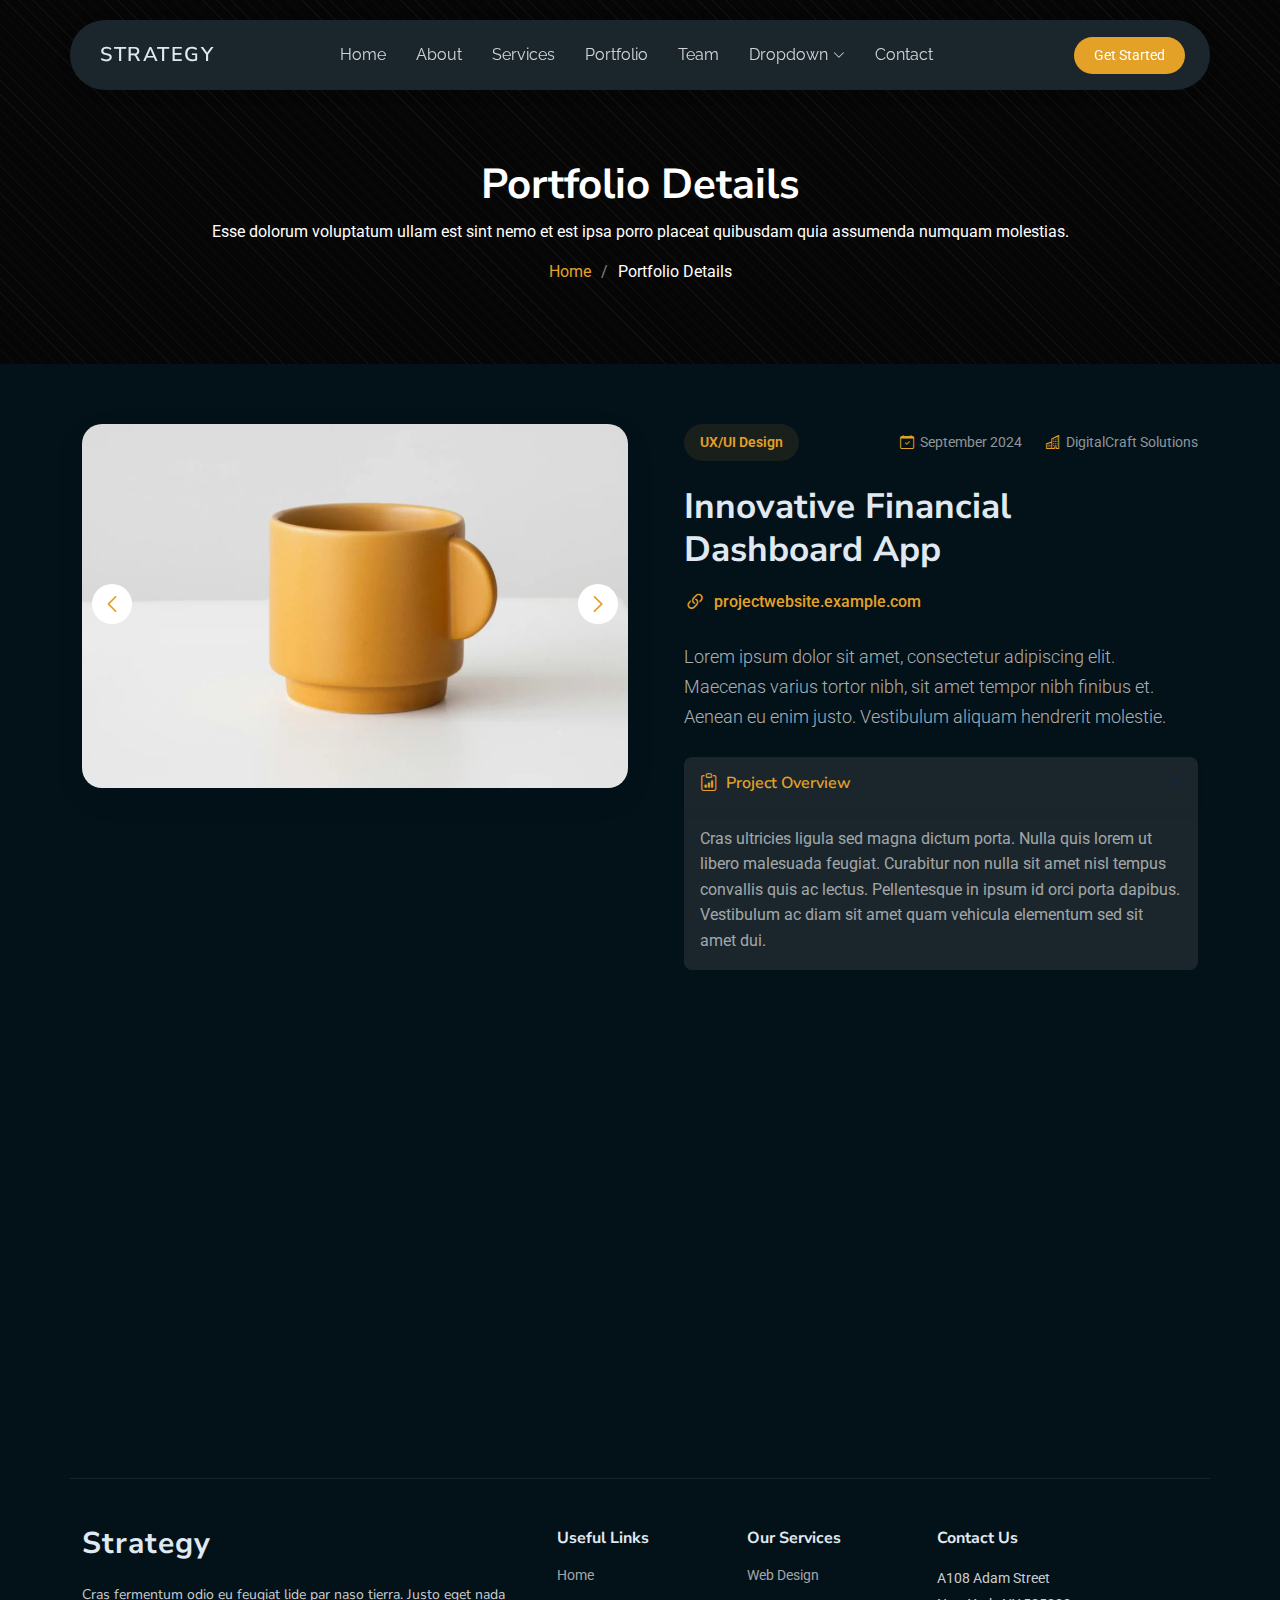
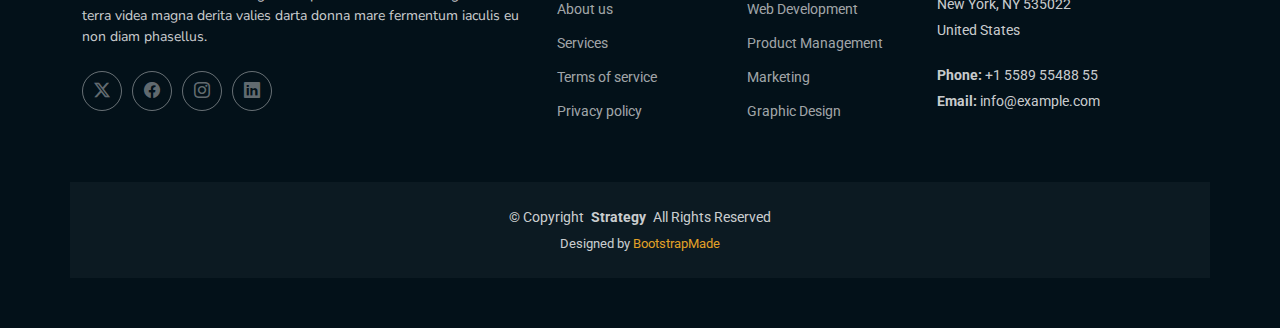
<file: portfolio-details.html>
<!DOCTYPE html>
<html lang="en">

<head>
  <meta charset="utf-8">
  <meta content="width=device-width, initial-scale=1.0" name="viewport">
  <title>Portfolio Details - Strategy Bootstrap Template</title>
  <meta name="description" content="">
  <meta name="keywords" content="">

  <!-- Favicons -->
  <link href="assets/img/favicon.png" rel="icon">
  <link href="assets/img/apple-touch-icon.png" rel="apple-touch-icon">

  <!-- Fonts -->
  <link href="https://fonts.googleapis.com" rel="preconnect">
  <link href="https://fonts.gstatic.com" rel="preconnect" crossorigin>
  <link href="https://fonts.googleapis.com/css2?family=Roboto:ital,wght@0,100;0,300;0,400;0,500;0,700;0,900;1,100;1,300;1,400;1,500;1,700;1,900&family=Raleway:ital,wght@0,100;0,200;0,300;0,400;0,500;0,600;0,700;0,800;0,900;1,100;1,200;1,300;1,400;1,500;1,600;1,700;1,800;1,900&family=Nunito+Sans:ital,wght@0,200;0,300;0,400;0,600;0,700;0,800;0,900;1,200;1,300;1,400;1,600;1,700;1,800;1,900&display=swap" rel="stylesheet">

  <!-- Vendor CSS Files -->
  <link href="assets/vendor/bootstrap/css/bootstrap.min.css" rel="stylesheet">
  <link href="assets/vendor/bootstrap-icons/bootstrap-icons.css" rel="stylesheet">
  <link href="assets/vendor/aos/aos.css" rel="stylesheet">
  <link href="assets/vendor/swiper/swiper-bundle.min.css" rel="stylesheet">
  <link href="assets/vendor/glightbox/css/glightbox.min.css" rel="stylesheet">

  <!-- Main CSS File -->
  <link href="assets/css/main.css" rel="stylesheet">

  <!-- =======================================================
  * Template Name: Strategy
  * Template URL: https://bootstrapmade.com/strategy-bootstrap-agency-template/
  * Updated: Jun 06 2025 with Bootstrap v5.3.6
  * Author: BootstrapMade.com
  * License: https://bootstrapmade.com/license/
  ======================================================== -->
</head>

<body class="portfolio-details-page">

  <header id="header" class="header d-flex align-items-center fixed-top">
    <div class="header-container container-fluid container-xl position-relative d-flex align-items-center justify-content-between">

      <a href="index.html" class="logo d-flex align-items-center me-auto me-xl-0">
        <!-- Uncomment the line below if you also wish to use an image logo -->
        <!-- <img src="assets/img/logo.webp" alt=""> -->
        <h1 class="sitename">Strategy</h1>
      </a>

      <nav id="navmenu" class="navmenu">
        <ul>
          <li><a href="#hero">Home</a></li>
          <li><a href="#about">About</a></li>
          <li><a href="#services">Services</a></li>
          <li><a href="#portfolio">Portfolio</a></li>
          <li><a href="#team">Team</a></li>
          <li class="dropdown"><a href="#"><span>Dropdown</span> <i class="bi bi-chevron-down toggle-dropdown"></i></a>
            <ul>
              <li><a href="#">Dropdown 1</a></li>
              <li class="dropdown"><a href="#"><span>Deep Dropdown</span> <i class="bi bi-chevron-down toggle-dropdown"></i></a>
                <ul>
                  <li><a href="#">Deep Dropdown 1</a></li>
                  <li><a href="#">Deep Dropdown 2</a></li>
                  <li><a href="#">Deep Dropdown 3</a></li>
                  <li><a href="#">Deep Dropdown 4</a></li>
                  <li><a href="#">Deep Dropdown 5</a></li>
                </ul>
              </li>
              <li><a href="#">Dropdown 2</a></li>
              <li><a href="#">Dropdown 3</a></li>
              <li><a href="#">Dropdown 4</a></li>
            </ul>
          </li>
          <li><a href="#contact">Contact</a></li>
        </ul>
        <i class="mobile-nav-toggle d-xl-none bi bi-list"></i>
      </nav>

      <a class="btn-getstarted" href="#about">Get Started</a>

    </div>
  </header>

  <main class="main">

    <!-- Page Title -->
    <div class="page-title dark-background" data-aos="fade">
      <div class="container position-relative">
        <h1>Portfolio Details</h1>
        <p>Esse dolorum voluptatum ullam est sint nemo et est ipsa porro placeat quibusdam quia assumenda numquam molestias.</p>
        <nav class="breadcrumbs">
          <ol>
            <li><a href="index.html">Home</a></li>
            <li class="current">Portfolio Details</li>
          </ol>
        </nav>
      </div>
    </div><!-- End Page Title -->

    <!-- Portfolio Details Section -->
    <section id="portfolio-details" class="portfolio-details section">

      <div class="container" data-aos="fade-up" data-aos-delay="100">

        <div class="row gy-4">
          <div class="col-lg-6" data-aos="fade-right">
            <div class="portfolio-details-media">
              <div class="main-image">
                <div class="portfolio-details-slider swiper init-swiper" data-aos="zoom-in">
                  <script type="application/json" class="swiper-config">
                    {
                      "loop": true,
                      "speed": 1000,
                      "autoplay": {
                        "delay": 6000
                      },
                      "effect": "creative",
                      "creativeEffect": {
                        "prev": {
                          "shadow": true,
                          "translate": [0, 0, -400]
                        },
                        "next": {
                          "translate": ["100%", 0, 0]
                        }
                      },
                      "slidesPerView": 1,
                      "navigation": {
                        "nextEl": ".swiper-button-next",
                        "prevEl": ".swiper-button-prev"
                      }
                    }
                  </script>
                  <div class="swiper-wrapper">
                    <div class="swiper-slide">
                      <img src="assets/img/portfolio/portfolio-5.webp" alt="Portfolio Image" class="img-fluid">
                    </div>
                    <div class="swiper-slide">
                      <img src="assets/img/portfolio/portfolio-7.webp" alt="Portfolio Image" class="img-fluid">
                    </div>
                    <div class="swiper-slide">
                      <img src="assets/img/portfolio/portfolio-8.webp" alt="Portfolio Image" class="img-fluid">
                    </div>
                  </div>
                  <div class="swiper-button-prev"></div>
                  <div class="swiper-button-next"></div>
                </div>
              </div>

              <div class="thumbnail-grid" data-aos="fade-up" data-aos-delay="200">
                <div class="row g-2 mt-3">
                  <div class="col-3">
                    <img src="assets/img/portfolio/portfolio-4.webp" alt="Gallery Image" class="img-fluid glightbox">
                  </div>
                  <div class="col-3">
                    <img src="assets/img/portfolio/portfolio-6.webp" alt="Gallery Image" class="img-fluid glightbox">
                  </div>
                  <div class="col-3">
                    <img src="assets/img/portfolio/portfolio-11.webp" alt="Gallery Image" class="img-fluid glightbox">
                  </div>
                  <div class="col-3">
                    <img src="assets/img/portfolio/portfolio-12.webp" alt="Gallery Image" class="img-fluid glightbox">
                  </div>
                </div>
              </div>

              <div class="tech-stack-badges" data-aos="fade-up" data-aos-delay="300">
                <span>Angular</span>
                <span>Express.js</span>
                <span>PostgreSQL</span>
                <span>GraphQL</span>
                <span>Firebase</span>
              </div>
            </div>
          </div>

          <div class="col-lg-6" data-aos="fade-left">
            <div class="portfolio-details-content">
              <div class="project-meta">
                <div class="badge-wrapper">
                  <span class="project-badge">UX/UI Design</span>
                </div>
                <div class="date-client">
                  <div class="meta-item">
                    <i class="bi bi-calendar-check"></i>
                    <span>September 2024</span>
                  </div>
                  <div class="meta-item">
                    <i class="bi bi-buildings"></i>
                    <span>DigitalCraft Solutions</span>
                  </div>
                </div>
              </div>

              <h2 class="project-title">Innovative Financial Dashboard App</h2>

              <div class="project-website">
                <i class="bi bi-link-45deg"></i>
                <a href="#" target="_blank">projectwebsite.example.com</a>
              </div>

              <div class="project-overview">
                <p class="lead">
                  Lorem ipsum dolor sit amet, consectetur adipiscing elit. Maecenas varius tortor nibh, sit amet tempor nibh finibus et. Aenean eu enim justo. Vestibulum aliquam hendrerit molestie.
                </p>

                <div class="accordion project-accordion" id="portfolio-details-projectAccordion">
                  <div class="accordion-item" data-aos="fade-up">
                    <h2 class="accordion-header">
                      <button class="accordion-button" type="button" data-bs-toggle="collapse" data-bs-target="#portfolio-details-collapse-1" aria-expanded="true" aria-controls="collapseOne">
                        <i class="bi bi-clipboard-data me-2"></i> Project Overview
                      </button>
                    </h2>
                    <div id="portfolio-details-collapse-1" class="accordion-collapse collapse show" data-bs-parent="#portfolio-details-projectAccordion">
                      <div class="accordion-body">
                        <p>Cras ultricies ligula sed magna dictum porta. Nulla quis lorem ut libero malesuada feugiat. Curabitur non nulla sit amet nisl tempus convallis quis ac lectus. Pellentesque in ipsum id orci porta dapibus. Vestibulum ac diam sit amet quam vehicula elementum sed sit amet dui.</p>
                      </div>
                    </div>
                  </div>

                  <div class="accordion-item" data-aos="fade-up" data-aos-delay="100">
                    <h2 class="accordion-header">
                      <button class="accordion-button collapsed" type="button" data-bs-toggle="collapse" data-bs-target="#portfolio-details-collapse-2" aria-expanded="false" aria-controls="collapseTwo">
                        <i class="bi bi-exclamation-diamond me-2"></i> The Challenge
                      </button>
                    </h2>
                    <div id="portfolio-details-collapse-2" class="accordion-collapse collapse" data-bs-parent="#portfolio-details-projectAccordion">
                      <div class="accordion-body">
                        <p>Mauris blandit aliquet elit, eget tincidunt nibh pulvinar a. Vivamus suscipit tortor eget felis porttitor volutpat. Curabitur aliquet quam id dui posuere blandit. Praesent sapien massa, convallis a pellentesque nec, egestas non nisi. Sed porttitor lectus nibh.</p>
                      </div>
                    </div>
                  </div>

                  <div class="accordion-item" data-aos="fade-up" data-aos-delay="200">
                    <h2 class="accordion-header">
                      <button class="accordion-button collapsed" type="button" data-bs-toggle="collapse" data-bs-target="#portfolio-details-collapse-3" aria-expanded="false" aria-controls="collapseThree">
                        <i class="bi bi-award me-2"></i> The Solution
                      </button>
                    </h2>
                    <div id="portfolio-details-collapse-3" class="accordion-collapse collapse" data-bs-parent="#portfolio-details-projectAccordion">
                      <div class="accordion-body">
                        <p>Donec sollicitudin molestie malesuada. Curabitur arcu erat, accumsan id imperdiet et, porttitor at sem. Vestibulum ante ipsum primis in faucibus orci luctus et ultrices posuere cubilia Curae; Donec velit neque, auctor sit amet aliquam vel, ullamcorper sit amet ligula.</p>
                      </div>
                    </div>
                  </div>
                </div>
              </div>

              <div class="project-features" data-aos="fade-up" data-aos-delay="300">
                <h3><i class="bi bi-stars"></i> Key Features</h3>
                <div class="row g-3">
                  <div class="col-md-6">
                    <ul class="feature-list">
                      <li><i class="bi bi-check2-circle"></i> Real-time Data Visualization</li>
                      <li><i class="bi bi-check2-circle"></i> User Role Management</li>
                      <li><i class="bi bi-check2-circle"></i> Secure Authentication</li>
                    </ul>
                  </div>
                  <div class="col-md-6">
                    <ul class="feature-list">
                      <li><i class="bi bi-check2-circle"></i> Customizable Dashboards</li>
                      <li><i class="bi bi-check2-circle"></i> Data Export Options</li>
                      <li><i class="bi bi-check2-circle"></i> Multi-device Support</li>
                    </ul>
                  </div>
                </div>
              </div>

              <div class="cta-buttons" data-aos="fade-up" data-aos-delay="400">
                <a href="#" class="btn-view-project">View Live Project</a>
                <a href="#" class="btn-next-project">Next Project <i class="bi bi-arrow-right"></i></a>
              </div>
            </div>
          </div>
        </div>

      </div>

    </section><!-- /Portfolio Details Section -->

  </main>

  <footer id="footer" class="footer">

    <div class="container footer-top">
      <div class="row gy-4">
        <div class="col-lg-5 col-md-12 footer-about">
          <a href="index.html" class="logo d-flex align-items-center">
            <span class="sitename">Strategy</span>
          </a>
          <p>Cras fermentum odio eu feugiat lide par naso tierra. Justo eget nada terra videa magna derita valies darta donna mare fermentum iaculis eu non diam phasellus.</p>
          <div class="social-links d-flex mt-4">
            <a href=""><i class="bi bi-twitter-x"></i></a>
            <a href=""><i class="bi bi-facebook"></i></a>
            <a href=""><i class="bi bi-instagram"></i></a>
            <a href=""><i class="bi bi-linkedin"></i></a>
          </div>
        </div>

        <div class="col-lg-2 col-6 footer-links">
          <h4>Useful Links</h4>
          <ul>
            <li><a href="#">Home</a></li>
            <li><a href="#">About us</a></li>
            <li><a href="#">Services</a></li>
            <li><a href="#">Terms of service</a></li>
            <li><a href="#">Privacy policy</a></li>
          </ul>
        </div>

        <div class="col-lg-2 col-6 footer-links">
          <h4>Our Services</h4>
          <ul>
            <li><a href="#">Web Design</a></li>
            <li><a href="#">Web Development</a></li>
            <li><a href="#">Product Management</a></li>
            <li><a href="#">Marketing</a></li>
            <li><a href="#">Graphic Design</a></li>
          </ul>
        </div>

        <div class="col-lg-3 col-md-12 footer-contact text-center text-md-start">
          <h4>Contact Us</h4>
          <p>A108 Adam Street</p>
          <p>New York, NY 535022</p>
          <p>United States</p>
          <p class="mt-4"><strong>Phone:</strong> <span>+1 5589 55488 55</span></p>
          <p><strong>Email:</strong> <span>info@example.com</span></p>
        </div>

      </div>
    </div>

    <div class="container copyright text-center mt-4">
      <p>© <span>Copyright</span> <strong class="px-1 sitename">Strategy</strong> <span>All Rights Reserved</span></p>
      <div class="credits">
        <!-- All the links in the footer should remain intact. -->
        <!-- You can delete the links only if you've purchased the pro version. -->
        <!-- Licensing information: https://bootstrapmade.com/license/ -->
        <!-- Purchase the pro version with working PHP/AJAX contact form: [buy-url] -->
        Designed by <a href="https://bootstrapmade.com/">BootstrapMade</a>
      </div>
    </div>

  </footer>

  <!-- Scroll Top -->
  <a href="#" id="scroll-top" class="scroll-top d-flex align-items-center justify-content-center"><i class="bi bi-arrow-up-short"></i></a>

  <!-- Preloader -->
  <div id="preloader"></div>

  <!-- Vendor JS Files -->
  <script src="assets/vendor/bootstrap/js/bootstrap.bundle.min.js"></script>
  <script src="assets/vendor/php-email-form/validate.js"></script>
  <script src="assets/vendor/aos/aos.js"></script>
  <script src="assets/vendor/swiper/swiper-bundle.min.js"></script>
  <script src="assets/vendor/glightbox/js/glightbox.min.js"></script>
  <script src="assets/vendor/imagesloaded/imagesloaded.pkgd.min.js"></script>
  <script src="assets/vendor/isotope-layout/isotope.pkgd.min.js"></script>

  <!-- Main JS File -->
  <script src="assets/js/main.js"></script>

</body>

</html>
</file>
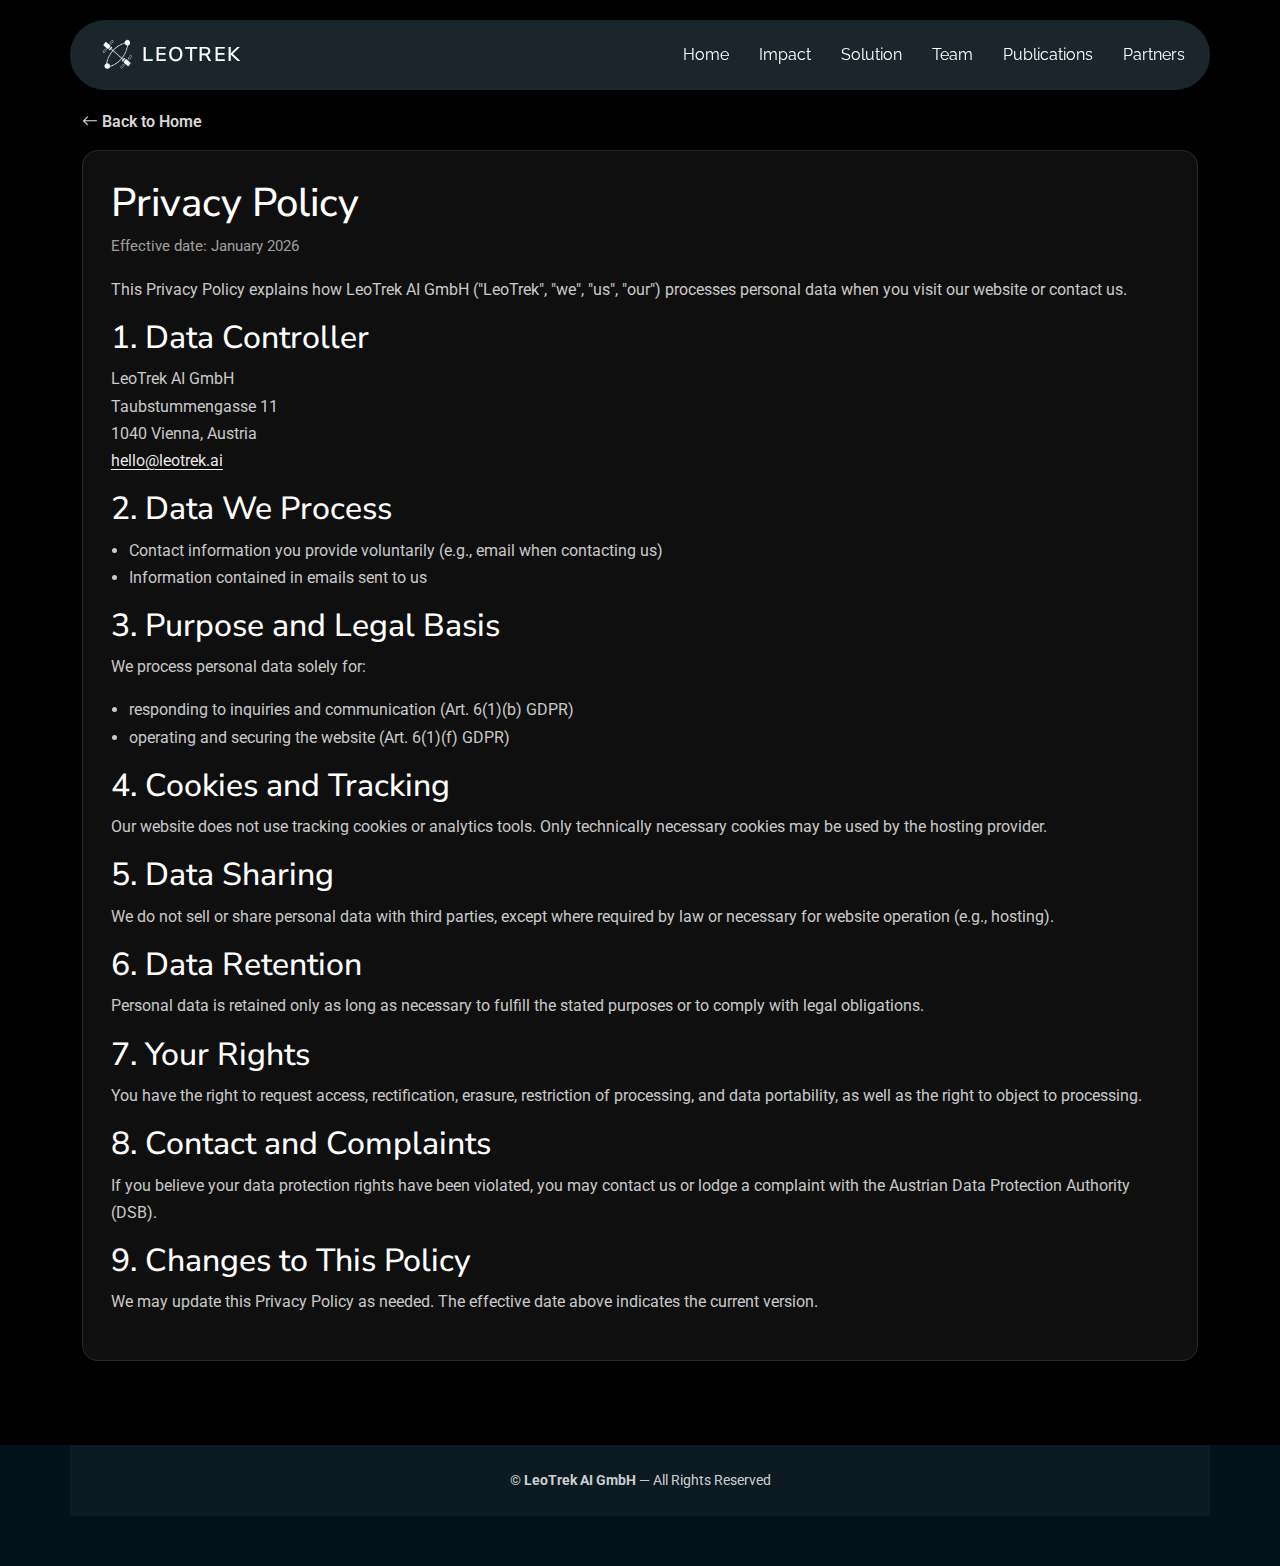
<file: privacy.html>
<!DOCTYPE html>
<html lang="en">
<head>
  <meta charset="utf-8" />
  <meta content="width=device-width, initial-scale=1.0" name="viewport" />
  <title>Privacy Policy | LeoTrek</title>
  <meta name="description" content="Privacy Policy for LeoTrek AI GmbH" />

  <!-- Favicons -->
  <link href="assets/img/favicon.png" rel="icon" />
  <link href="assets/img/apple-touch-icon.png" rel="apple-touch-icon" />

  <!-- Fonts -->
  <link href="https://fonts.googleapis.com" rel="preconnect" />
  <link href="https://fonts.gstatic.com" rel="preconnect" crossorigin />
  <link href="https://fonts.googleapis.com/css2?family=Roboto:wght@300;400;500;700&family=Raleway:wght@400;600;700&family=Nunito+Sans:wght@300;400;600;700&display=swap" rel="stylesheet" />

  <!-- Vendor CSS Files -->
  <link href="assets/vendor/bootstrap/css/bootstrap.min.css" rel="stylesheet" />
  <link href="assets/vendor/bootstrap-icons/bootstrap-icons.css" rel="stylesheet" />
  <link href="assets/vendor/aos/aos.css" rel="stylesheet" />

  <!-- Main CSS File -->
  <link href="assets/css/main.css" rel="stylesheet" />

  <style>
    body {
      background: #000;
      color: rgba(255,255,255,.88);
    }

    .legal-page {
      padding-top: 110px;
      padding-bottom: 60px;
    }

    .legal-card {
      background: rgba(255,255,255,.06);
      border: 1px solid rgba(255,255,255,.10);
      border-radius: 16px;
      padding: 28px;
    }

    .legal-card h1,
    .legal-card h2 {
      color: #fff;
    }

    .legal-meta {
      color: rgba(255,255,255,.60);
      font-size: 0.95rem;
      margin-bottom: 18px;
    }

    .legal-card p,
    .legal-card li {
      color: rgba(255,255,255,.78);
      line-height: 1.7;
    }

    .legal-card a {
      color: rgba(255,255,255,.92);
      text-decoration: underline;
      text-underline-offset: 3px;
    }

    .legal-card ul {
      padding-left: 1.1rem;
    }

    .legal-back a {
      color: rgba(255,255,255,.85);
      font-weight: 600;
      text-decoration: none;
    }

    .legal-back a:hover {
      color: #fff;
    }

    #header .sitename,
    #header .navmenu a {
      color: #fff !important;
    }
  </style>
</head>

<body>

  <header id="header" class="header d-flex align-items-center fixed-top">
    <div class="header-container container-fluid container-xl d-flex align-items-center justify-content-between">
      <a href="index.html" class="logo d-flex align-items-center">
        <img src="assets/img/logo.png" alt="" />
        <h1 class="sitename">LeoTrek</h1>
      </a>
      <nav id="navmenu" class="navmenu">
        <ul>
          <li><a href="index.html#hero">Home</a></li>
          <li><a href="index.html#impact">Impact</a></li>
          <li><a href="index.html#offering">Solution</a></li>
          <li><a href="index.html#team">Team</a></li>
          <li><a href="index.html#publications">Publications</a></li>
          <li><a href="index.html#partners">Partners</a></li>
        </ul>
      </nav>
    </div>
  </header>

  <main class="main legal-page">
    <div class="container" data-aos="fade-up">
      <div class="legal-back mb-3">
        <a href="index.html"><i class="bi bi-arrow-left"></i> Back to Home</a>
      </div>

      <div class="legal-card">
        <h1>Privacy Policy</h1>
        <div class="legal-meta">Effective date: January 2026</div>

        <p>
          This Privacy Policy explains how LeoTrek AI GmbH ("LeoTrek", "we", "us", "our")
          processes personal data when you visit our website or contact us.
        </p>

        <h2>1. Data Controller</h2>
        <p>
          LeoTrek AI GmbH<br />
          Taubstummengasse 11<br />
          1040 Vienna, Austria<br />
          <a href="mailto:hello@leotrek.ai">hello@leotrek.ai</a>
        </p>

        <h2>2. Data We Process</h2>
        <ul>
          <li>Contact information you provide voluntarily (e.g., email when contacting us)</li>
          <li>Information contained in emails sent to us</li>
        </ul>

        <h2>3. Purpose and Legal Basis</h2>
        <p>
          We process personal data solely for:
        </p>
        <ul>
          <li>responding to inquiries and communication (Art. 6(1)(b) GDPR)</li>
          <li>operating and securing the website (Art. 6(1)(f) GDPR)</li>
        </ul>

        <h2>4. Cookies and Tracking</h2>
        <p>
          Our website does not use tracking cookies or analytics tools. Only technically
          necessary cookies may be used by the hosting provider.
        </p>

        <h2>5. Data Sharing</h2>
        <p>
          We do not sell or share personal data with third parties, except where required
          by law or necessary for website operation (e.g., hosting).
        </p>

        <h2>6. Data Retention</h2>
        <p>
          Personal data is retained only as long as necessary to fulfill the stated purposes
          or to comply with legal obligations.
        </p>

        <h2>7. Your Rights</h2>
        <p>
          You have the right to request access, rectification, erasure, restriction of processing,
          and data portability, as well as the right to object to processing.
        </p>

        <h2>8. Contact and Complaints</h2>
        <p>
          If you believe your data protection rights have been violated, you may contact us
          or lodge a complaint with the Austrian Data Protection Authority (DSB).
        </p>

        <h2>9. Changes to This Policy</h2>
        <p>
          We may update this Privacy Policy as needed. The effective date above indicates the
          current version.
        </p>
      </div>
    </div>
  </main>

  <footer id="footer" class="footer">
    <div class="container copyright text-center mt-4">
      <p>© <strong class="sitename">LeoTrek AI GmbH</strong> — All Rights Reserved</p>
    </div>
  </footer>

  <script src="assets/vendor/bootstrap/js/bootstrap.bundle.min.js"></script>
  <script src="assets/vendor/aos/aos.js"></script>
  <script>
    AOS.init();
  </script>
  <script src="assets/js/main.js"></script>
</body>
</html>
</file>
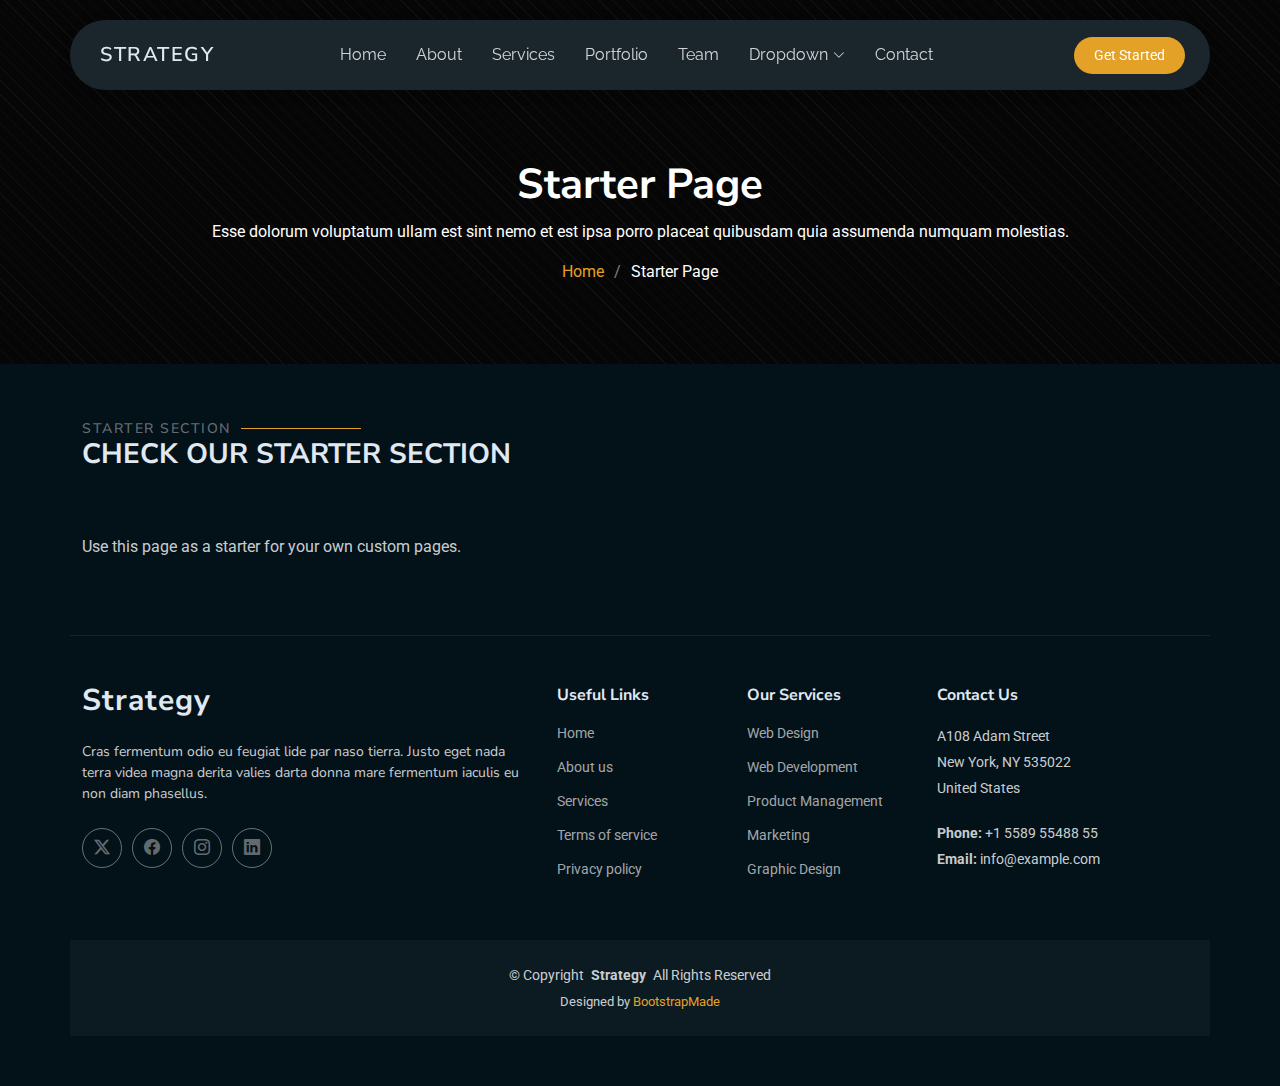
<file: starter-page.html>
<!DOCTYPE html>
<html lang="en">

<head>
  <meta charset="utf-8">
  <meta content="width=device-width, initial-scale=1.0" name="viewport">
  <title>Starter Page - Strategy Bootstrap Template</title>
  <meta name="description" content="">
  <meta name="keywords" content="">

  <!-- Favicons -->
  <link href="assets/img/favicon.png" rel="icon">
  <link href="assets/img/apple-touch-icon.png" rel="apple-touch-icon">

  <!-- Fonts -->
  <link href="https://fonts.googleapis.com" rel="preconnect">
  <link href="https://fonts.gstatic.com" rel="preconnect" crossorigin>
  <link href="https://fonts.googleapis.com/css2?family=Roboto:ital,wght@0,100;0,300;0,400;0,500;0,700;0,900;1,100;1,300;1,400;1,500;1,700;1,900&family=Raleway:ital,wght@0,100;0,200;0,300;0,400;0,500;0,600;0,700;0,800;0,900;1,100;1,200;1,300;1,400;1,500;1,600;1,700;1,800;1,900&family=Nunito+Sans:ital,wght@0,200;0,300;0,400;0,600;0,700;0,800;0,900;1,200;1,300;1,400;1,600;1,700;1,800;1,900&display=swap" rel="stylesheet">

  <!-- Vendor CSS Files -->
  <link href="assets/vendor/bootstrap/css/bootstrap.min.css" rel="stylesheet">
  <link href="assets/vendor/bootstrap-icons/bootstrap-icons.css" rel="stylesheet">
  <link href="assets/vendor/aos/aos.css" rel="stylesheet">
  <link href="assets/vendor/swiper/swiper-bundle.min.css" rel="stylesheet">
  <link href="assets/vendor/glightbox/css/glightbox.min.css" rel="stylesheet">

  <!-- Main CSS File -->
  <link href="assets/css/main.css" rel="stylesheet">

  <!-- =======================================================
  * Template Name: Strategy
  * Template URL: https://bootstrapmade.com/strategy-bootstrap-agency-template/
  * Updated: Jun 06 2025 with Bootstrap v5.3.6
  * Author: BootstrapMade.com
  * License: https://bootstrapmade.com/license/
  ======================================================== -->
</head>

<body class="starter-page-page">

  <header id="header" class="header d-flex align-items-center fixed-top">
    <div class="header-container container-fluid container-xl position-relative d-flex align-items-center justify-content-between">

      <a href="index.html" class="logo d-flex align-items-center me-auto me-xl-0">
        <!-- Uncomment the line below if you also wish to use an image logo -->
        <!-- <img src="assets/img/logo.webp" alt=""> -->
        <h1 class="sitename">Strategy</h1>
      </a>

      <nav id="navmenu" class="navmenu">
        <ul>
          <li><a href="#hero">Home</a></li>
          <li><a href="#about">About</a></li>
          <li><a href="#services">Services</a></li>
          <li><a href="#portfolio">Portfolio</a></li>
          <li><a href="#team">Team</a></li>
          <li class="dropdown"><a href="#"><span>Dropdown</span> <i class="bi bi-chevron-down toggle-dropdown"></i></a>
            <ul>
              <li><a href="#">Dropdown 1</a></li>
              <li class="dropdown"><a href="#"><span>Deep Dropdown</span> <i class="bi bi-chevron-down toggle-dropdown"></i></a>
                <ul>
                  <li><a href="#">Deep Dropdown 1</a></li>
                  <li><a href="#">Deep Dropdown 2</a></li>
                  <li><a href="#">Deep Dropdown 3</a></li>
                  <li><a href="#">Deep Dropdown 4</a></li>
                  <li><a href="#">Deep Dropdown 5</a></li>
                </ul>
              </li>
              <li><a href="#">Dropdown 2</a></li>
              <li><a href="#">Dropdown 3</a></li>
              <li><a href="#">Dropdown 4</a></li>
            </ul>
          </li>
          <li><a href="#contact">Contact</a></li>
        </ul>
        <i class="mobile-nav-toggle d-xl-none bi bi-list"></i>
      </nav>

      <a class="btn-getstarted" href="#about">Get Started</a>

    </div>
  </header>

  <main class="main">

    <!-- Page Title -->
    <div class="page-title dark-background" data-aos="fade">
      <div class="container position-relative">
        <h1>Starter Page</h1>
        <p>Esse dolorum voluptatum ullam est sint nemo et est ipsa porro placeat quibusdam quia assumenda numquam molestias.</p>
        <nav class="breadcrumbs">
          <ol>
            <li><a href="index.html">Home</a></li>
            <li class="current">Starter Page</li>
          </ol>
        </nav>
      </div>
    </div><!-- End Page Title -->

    <!-- Starter Section Section -->
    <section id="starter-section" class="starter-section section">

      <!-- Section Title -->
      <div class="container section-title" data-aos="fade-up">
        <h2>Starter Section</h2>
        <div><span>Check Our</span> <span class="description-title">Starter Section</span></div>
      </div><!-- End Section Title -->

      <div class="container" data-aos="fade-up">
        <p>Use this page as a starter for your own custom pages.</p>
      </div>

    </section><!-- /Starter Section Section -->

  </main>

  <footer id="footer" class="footer">

    <div class="container footer-top">
      <div class="row gy-4">
        <div class="col-lg-5 col-md-12 footer-about">
          <a href="index.html" class="logo d-flex align-items-center">
            <span class="sitename">Strategy</span>
          </a>
          <p>Cras fermentum odio eu feugiat lide par naso tierra. Justo eget nada terra videa magna derita valies darta donna mare fermentum iaculis eu non diam phasellus.</p>
          <div class="social-links d-flex mt-4">
            <a href=""><i class="bi bi-twitter-x"></i></a>
            <a href=""><i class="bi bi-facebook"></i></a>
            <a href=""><i class="bi bi-instagram"></i></a>
            <a href=""><i class="bi bi-linkedin"></i></a>
          </div>
        </div>

        <div class="col-lg-2 col-6 footer-links">
          <h4>Useful Links</h4>
          <ul>
            <li><a href="#">Home</a></li>
            <li><a href="#">About us</a></li>
            <li><a href="#">Services</a></li>
            <li><a href="#">Terms of service</a></li>
            <li><a href="#">Privacy policy</a></li>
          </ul>
        </div>

        <div class="col-lg-2 col-6 footer-links">
          <h4>Our Services</h4>
          <ul>
            <li><a href="#">Web Design</a></li>
            <li><a href="#">Web Development</a></li>
            <li><a href="#">Product Management</a></li>
            <li><a href="#">Marketing</a></li>
            <li><a href="#">Graphic Design</a></li>
          </ul>
        </div>

        <div class="col-lg-3 col-md-12 footer-contact text-center text-md-start">
          <h4>Contact Us</h4>
          <p>A108 Adam Street</p>
          <p>New York, NY 535022</p>
          <p>United States</p>
          <p class="mt-4"><strong>Phone:</strong> <span>+1 5589 55488 55</span></p>
          <p><strong>Email:</strong> <span>info@example.com</span></p>
        </div>

      </div>
    </div>

    <div class="container copyright text-center mt-4">
      <p>© <span>Copyright</span> <strong class="px-1 sitename">Strategy</strong> <span>All Rights Reserved</span></p>
      <div class="credits">
        <!-- All the links in the footer should remain intact. -->
        <!-- You can delete the links only if you've purchased the pro version. -->
        <!-- Licensing information: https://bootstrapmade.com/license/ -->
        <!-- Purchase the pro version with working PHP/AJAX contact form: [buy-url] -->
        Designed by <a href="https://bootstrapmade.com/">BootstrapMade</a>
      </div>
    </div>

  </footer>

  <!-- Scroll Top -->
  <a href="#" id="scroll-top" class="scroll-top d-flex align-items-center justify-content-center"><i class="bi bi-arrow-up-short"></i></a>

  <!-- Preloader -->
  <div id="preloader"></div>

  <!-- Vendor JS Files -->
  <script src="assets/vendor/bootstrap/js/bootstrap.bundle.min.js"></script>
  <script src="assets/vendor/php-email-form/validate.js"></script>
  <script src="assets/vendor/aos/aos.js"></script>
  <script src="assets/vendor/swiper/swiper-bundle.min.js"></script>
  <script src="assets/vendor/glightbox/js/glightbox.min.js"></script>
  <script src="assets/vendor/imagesloaded/imagesloaded.pkgd.min.js"></script>
  <script src="assets/vendor/isotope-layout/isotope.pkgd.min.js"></script>

  <!-- Main JS File -->
  <script src="assets/js/main.js"></script>

</body>

</html>
</file>
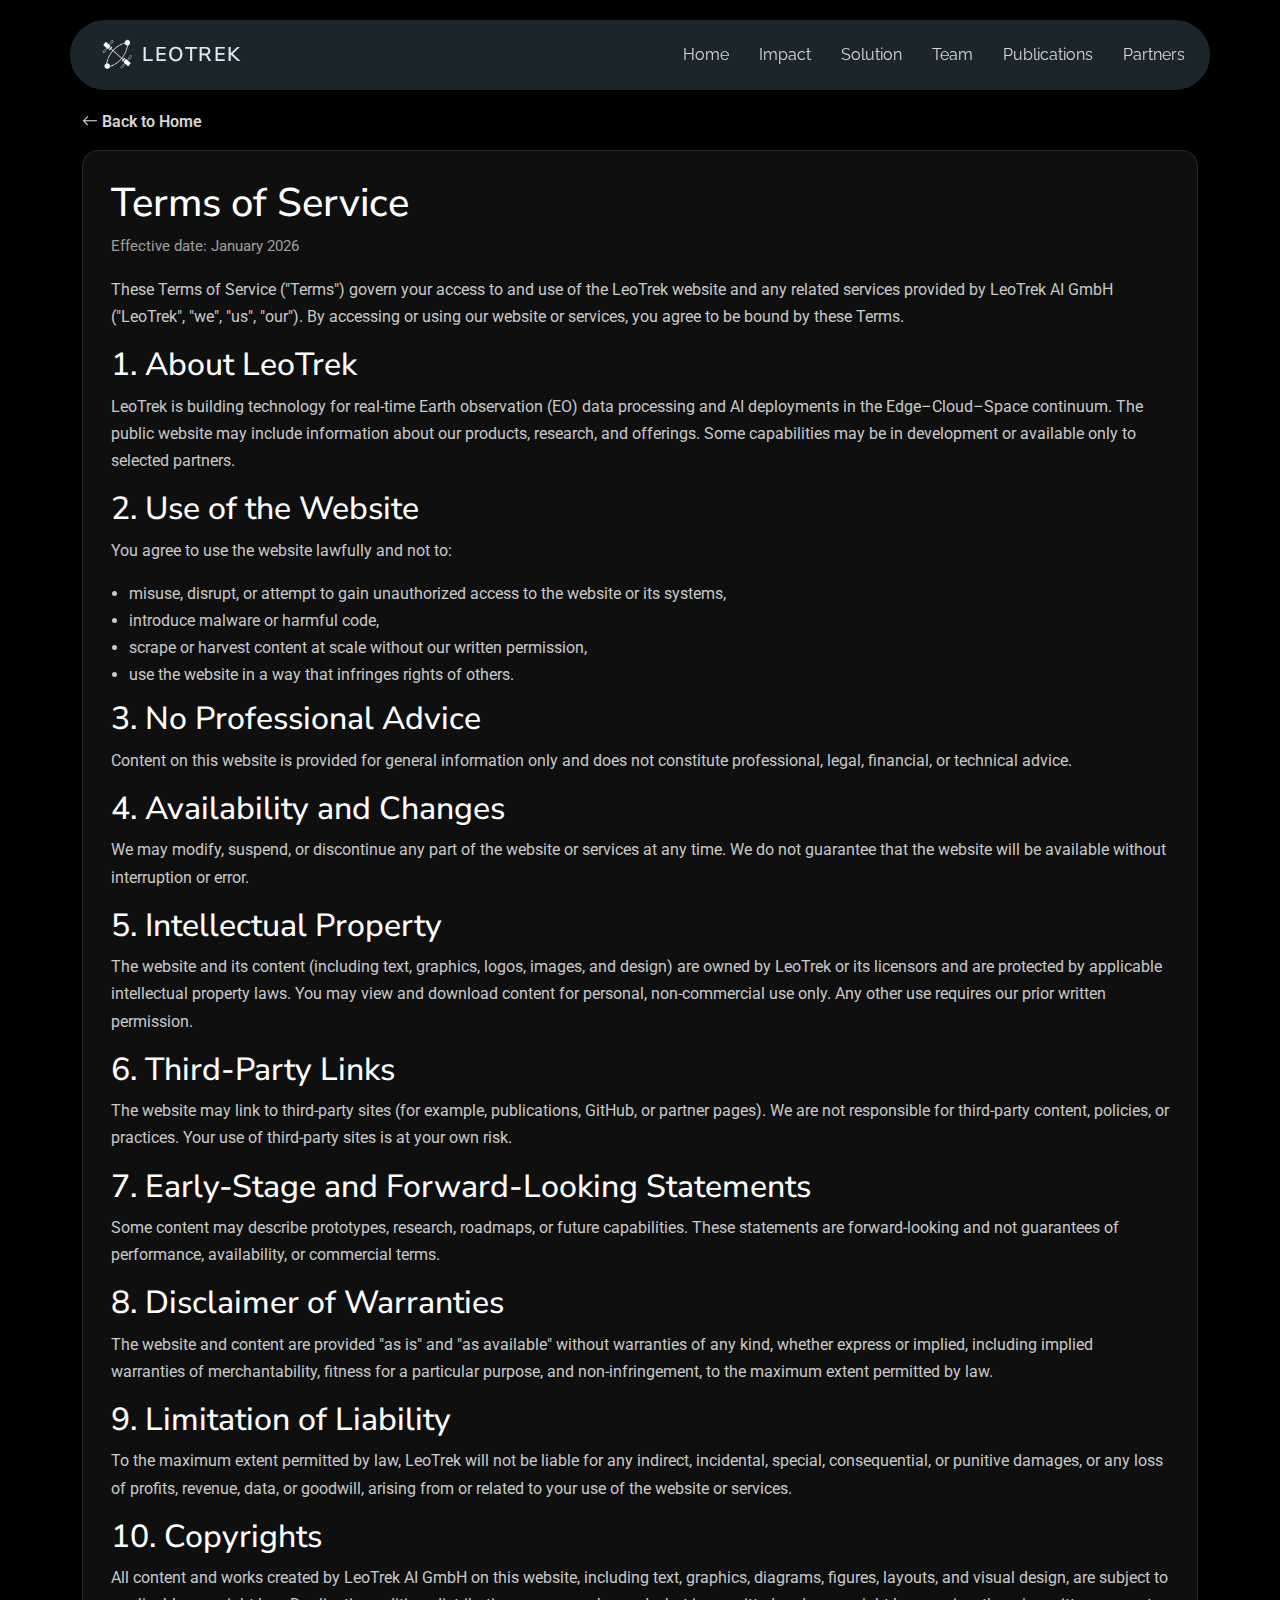
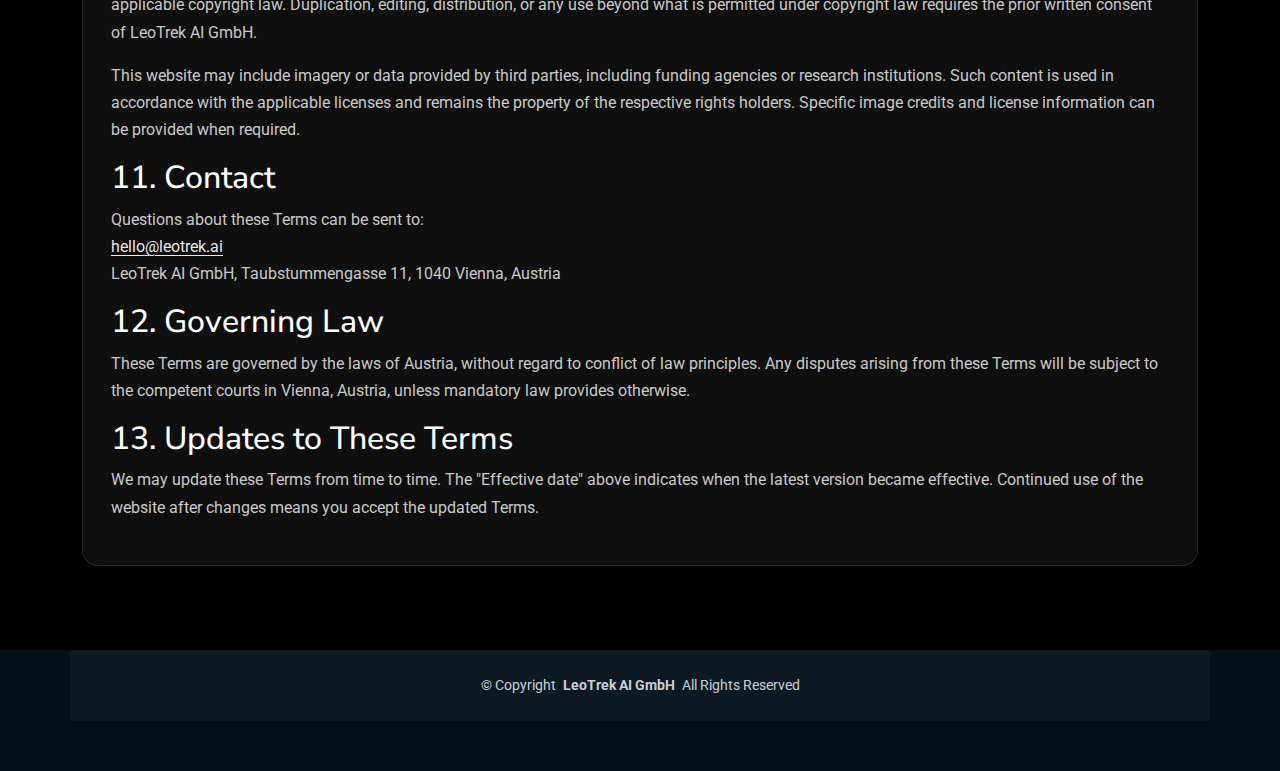
<file: terms.html>
<!-- Create a new file: terms.html -->
<!DOCTYPE html>
<html lang="en">
<head>
  <meta charset="utf-8" />
  <meta content="width=device-width, initial-scale=1.0" name="viewport" />
  <title>Terms of Service | LeoTrek</title>
  <meta name="description" content="Terms of Service for LeoTrek AI GmbH" />

  <!-- Favicons -->
  <link href="assets/img/favicon.png" rel="icon" />
  <link href="assets/img/apple-touch-icon.png" rel="apple-touch-icon" />

  <!-- Fonts -->
  <link href="https://fonts.googleapis.com" rel="preconnect" />
  <link href="https://fonts.gstatic.com" rel="preconnect" crossorigin />
  <link href="https://fonts.googleapis.com/css2?family=Roboto:wght@300;400;500;700&family=Raleway:wght@400;600;700&family=Nunito+Sans:wght@300;400;600;700&display=swap" rel="stylesheet" />

  <!-- Vendor CSS Files -->
  <link href="assets/vendor/bootstrap/css/bootstrap.min.css" rel="stylesheet" />
  <link href="assets/vendor/bootstrap-icons/bootstrap-icons.css" rel="stylesheet" />
  <link href="assets/vendor/aos/aos.css" rel="stylesheet" />

  <!-- Main CSS File -->
  <link href="assets/css/main.css" rel="stylesheet" />

 <style>
  body {
    background: #000;
    color: rgba(255,255,255,.88);
  }

  .legal-page {
    padding-top: 110px;
    padding-bottom: 60px;
    background: #000;
  }

  .legal-card {
    background: rgba(255,255,255,.06);
    border: 1px solid rgba(255,255,255,.10);
    border-radius: 16px;
    padding: 28px;
    box-shadow: none !important;
  }

  .legal-card h1,
  .legal-card h2,
  .legal-card h3 {
    color: #fff;
  }

  .legal-meta {
    color: rgba(255,255,255,.60);
    font-size: 0.95rem;
    margin-bottom: 18px;
  }

  .legal-card p,
  .legal-card li {
    color: rgba(255,255,255,.78);
    line-height: 1.7;
  }

  .legal-card a {
    color: rgba(255,255,255,.92);
    text-decoration: underline;
    text-underline-offset: 3px;
  }

  .legal-card a:hover {
    color: #fff;
  }

  .legal-card ul {
    padding-left: 1.1rem;
    margin-bottom: 0.75rem;
  }

  .legal-back a {
    color: rgba(255,255,255,.85);
    text-decoration: none;
    font-weight: 600;
  }

  .legal-back a:hover {
    color: #fff;
  }
</style>

</head>

<body>

  <header id="header" class="header d-flex align-items-center fixed-top">
    <div class="header-container container-fluid container-xl position-relative d-flex align-items-center justify-content-between">
      <a href="index.html" class="logo d-flex align-items-center me-auto me-xl-0">
        <img src="assets/img/logo.png" alt="" />
        <h1 class="sitename">LeoTrek</h1>
      </a>

      <nav id="navmenu" class="navmenu">
        <ul>
          <li><a href="index.html#hero">Home</a></li>
          <li><a href="index.html#impact">Impact</a></li>
          <li><a href="index.html#offering">Solution</a></li>
          <li><a href="index.html#team">Team</a></li>
          <li><a href="index.html#publications">Publications</a></li>
          <li><a href="index.html#partners">Partners</a></li>
        </ul>
        <i class="mobile-nav-toggle d-xl-none bi bi-list"></i>
      </nav>
    </div>
  </header>

  <main class="main legal-page">
    <div class="container" data-aos="fade-up">
      <div class="legal-back mb-3">
        <a href="index.html"><i class="bi bi-arrow-left"></i> Back to Home</a>
      </div>

      <div class="legal-card shadow-sm">
        <h1>Terms of Service</h1>
        <div class="legal-meta">Effective date: <span>January 2026</span></div>

        <p>
          These Terms of Service ("Terms") govern your access to and use of the LeoTrek website and any related
          services provided by LeoTrek AI GmbH ("LeoTrek", "we", "us", "our"). By accessing or using our website
          or services, you agree to be bound by these Terms.
        </p>

        <h2>1. About LeoTrek</h2>
        <p>
          LeoTrek is building technology for real-time Earth observation (EO) data processing and AI deployments
          in the Edge–Cloud–Space continuum. The public website may include information about our products, research,
          and offerings. Some capabilities may be in development or available only to selected partners.
        </p>

        <h2>2. Use of the Website</h2>
        <p>You agree to use the website lawfully and not to:</p>
        <ul>
          <li>misuse, disrupt, or attempt to gain unauthorized access to the website or its systems,</li>
          <li>introduce malware or harmful code,</li>
          <li>scrape or harvest content at scale without our written permission,</li>
          <li>use the website in a way that infringes rights of others.</li>
        </ul>

        <h2>3. No Professional Advice</h2>
        <p>
          Content on this website is provided for general information only and does not constitute professional,
          legal, financial, or technical advice. 
        </p>

        <h2>4. Availability and Changes</h2>
        <p>
          We may modify, suspend, or discontinue any part of the website or services at any time. We do not guarantee
          that the website will be available without interruption or error.
        </p>

        <h2>5. Intellectual Property</h2>
        <p>
          The website and its content (including text, graphics, logos, images, and design) are owned by LeoTrek or
          its licensors and are protected by applicable intellectual property laws. You may view and download
          content for personal, non-commercial use only. Any other use requires our prior written permission.
        </p>

        <h2>6. Third-Party Links</h2>
        <p>
          The website may link to third-party sites (for example, publications, GitHub, or partner pages). We are not
          responsible for third-party content, policies, or practices. Your use of third-party sites is at your own risk.
        </p>

        <h2>7. Early-Stage and Forward-Looking Statements</h2>
        <p>
          Some content may describe prototypes, research, roadmaps, or future capabilities. These statements are
          forward-looking and not guarantees of performance, availability, or commercial terms.
        </p>

        <h2>8. Disclaimer of Warranties</h2>
        <p>
          The website and content are provided "as is" and "as available" without warranties of any kind, whether
          express or implied, including implied warranties of merchantability, fitness for a particular purpose,
          and non-infringement, to the maximum extent permitted by law.
        </p>

        <h2>9. Limitation of Liability</h2>
        <p>
          To the maximum extent permitted by law, LeoTrek will not be liable for any indirect, incidental, special,
          consequential, or punitive damages, or any loss of profits, revenue, data, or goodwill, arising from or
          related to your use of the website or services.
        </p>

        <h2>10. Copyrights</h2>
        <p>
        All content and works created by LeoTrek AI GmbH on this website, including text,
        graphics, diagrams, figures, layouts, and visual design, are subject to applicable
        copyright law. Duplication, editing, distribution, or any use beyond what is permitted
        under copyright law requires the prior written consent of LeoTrek AI GmbH.
        </p>

        <p>
        This website may include imagery or data provided by third parties, including funding
        agencies or research institutions. Such content is used in accordance with the
        applicable licenses and remains the property of the respective rights holders.
        Specific image credits and license information can be provided when required.
        </p>

        <h2>11. Contact</h2>
        <p>
          Questions about these Terms can be sent to:
          <br />
          <a href="mailto:hello@leotrek.ai">hello@leotrek.ai</a>
          <br />
          LeoTrek AI GmbH, Taubstummengasse 11, 1040 Vienna, Austria
        </p>

        <h2>12. Governing Law</h2>
        <p>
          These Terms are governed by the laws of Austria, without regard to conflict of law principles. Any disputes
          arising from these Terms will be subject to the competent courts in Vienna, Austria, unless mandatory law
          provides otherwise.
        </p>

        <h2>13. Updates to These Terms</h2>
        <p>
          We may update these Terms from time to time. The "Effective date" above indicates when the latest version
          became effective. Continued use of the website after changes means you accept the updated Terms.
        </p>
      </div>
    </div>
  </main>

  <footer id="footer" class="footer">
    <div class="container copyright text-center mt-4">
      <p>© <span>Copyright</span> <strong class="px-1 sitename">LeoTrek AI GmbH</strong> <span>All Rights Reserved</span></p>
    </div>
  </footer>

  <script src="assets/vendor/bootstrap/js/bootstrap.bundle.min.js"></script>
  <script src="assets/vendor/aos/aos.js"></script>
  <script>
    AOS.init();
  </script>
  <script src="assets/js/main.js"></script>
</body>
</html>
<!-- End of terms.html -->
</file>
<file: assets/css/main.css>
/**
* Template Name: Strategy
* Template URL: https://bootstrapmade.com/strategy-bootstrap-agency-template/
* Updated: Jun 06 2025 with Bootstrap v5.3.6
* Author: BootstrapMade.com
* License: https://bootstrapmade.com/license/
*/

/*--------------------------------------------------------------
# Font & Color Variables
# Help: https://bootstrapmade.com/color-system/
--------------------------------------------------------------*/
/* Fonts */
:root {
  --default-font: "Roboto",  system-ui, -apple-system, "Segoe UI", Roboto, "Helvetica Neue", Arial, "Noto Sans", "Liberation Sans", sans-serif, "Apple Color Emoji", "Segoe UI Emoji", "Segoe UI Symbol", "Noto Color Emoji";
  --heading-font: "Nunito Sans",  sans-serif;
  --nav-font: "Raleway",  sans-serif;
}

/* Global Colors - The following color variables are used throughout the website. Updating them here will change the color scheme of the entire website */
:root { 
  --background-color: #031119; /* Background color for the entire website, including individual sections */
  --default-color: rgba(255, 255, 255, 0.8); /* Default color used for the majority of the text content across the entire website */
  --heading-color: #e0e9f2; /* Color for headings, subheadings and title throughout the website */
  --accent-color: #e3a127; /* Accent color that represents your brand on the website. It's used for buttons, links, and other elements that need to stand out */
  --surface-color: #1b262c; /* The surface color is used as a background of boxed elements within sections, such as cards, icon boxes, or other elements that require a visual separation from the global background. */
  --contrast-color: #ffffff; /* Contrast color for text, ensuring readability against backgrounds of accent, heading, or default colors. */
}

/* Nav Menu Colors - The following color variables are used specifically for the navigation menu. They are separate from the global colors to allow for more customization options */
:root {
  --nav-color: rgba(255, 255, 255, 0.8);  /* The default color of the main navmenu links */
  --nav-hover-color: #e3a127; /* Applied to main navmenu links when they are hovered over or active */
  --nav-mobile-background-color: #29343a; /* Used as the background color for mobile navigation menu */
  --nav-dropdown-background-color: #29343a; /* Used as the background color for dropdown items that appear when hovering over primary navigation items */
  --nav-dropdown-color: rgba(255, 255, 255, 0.8); /* Used for navigation links of the dropdown items in the navigation menu. */
  --nav-dropdown-hover-color: #e3a127; /* Similar to --nav-hover-color, this color is applied to dropdown navigation links when they are hovered over. */
}

/* Color Presets - These classes override global colors when applied to any section or element, providing reuse of the sam color scheme. */

.light-background {
  --background-color: #0d1d26;
  --surface-color: #16262f;
}

.dark-background {
  --background-color: #060606;
  --default-color: #ffffff;
  --heading-color: #ffffff;
  --surface-color: #252525;
  --contrast-color: #ffffff;
}

/* Smooth scroll */
:root {
  scroll-behavior: smooth;
}

/*--------------------------------------------------------------
# General Styling & Shared Classes
--------------------------------------------------------------*/
body {
  color: var(--default-color);
  background-color: var(--background-color);
  font-family: var(--default-font);
}

a {
  color: var(--accent-color);
  text-decoration: none;
  transition: 0.3s;
}

a:hover {
  color: color-mix(in srgb, var(--accent-color), transparent 25%);
  text-decoration: none;
}

h1,
h2,
h3,
h4,
h5,
h6 {
  color: var(--heading-color);
  font-family: var(--heading-font);
}

/* PHP Email Form Messages
------------------------------*/
.php-email-form .error-message {
  display: none;
  background: #df1529;
  color: #ffffff;
  text-align: left;
  padding: 15px;
  margin-bottom: 24px;
  font-weight: 600;
}

.php-email-form .sent-message {
  display: none;
  color: #ffffff;
  background: #059652;
  text-align: center;
  padding: 15px;
  margin-bottom: 24px;
  font-weight: 600;
}

.php-email-form .loading {
  display: none;
  background: var(--surface-color);
  text-align: center;
  padding: 15px;
  margin-bottom: 24px;
}

.php-email-form .loading:before {
  content: "";
  display: inline-block;
  border-radius: 50%;
  width: 24px;
  height: 24px;
  margin: 0 10px -6px 0;
  border: 3px solid var(--accent-color);
  border-top-color: var(--surface-color);
  animation: php-email-form-loading 1s linear infinite;
}

@keyframes php-email-form-loading {
  0% {
    transform: rotate(0deg);
  }

  100% {
    transform: rotate(360deg);
  }
}

/*--------------------------------------------------------------
# Global Header
--------------------------------------------------------------*/
.header {
  --background-color: rgba(255, 255, 255, 0);
  color: var(--default-color);
  background-color: var(--background-color);
  padding: 20px 0;
  transition: all 0.5s;
  z-index: 997;
}

.header .header-container {
  background: var(--surface-color);
  border-radius: 50px;
  padding: 5px 25px 5px 30px;
  box-shadow: 0px 2px 15px rgba(0, 0, 0, 0.1);
}

.header .logo {
  line-height: 1;
}

.header .logo img {
  max-height: 36px;
  margin-right: 8px;
}

.header .logo h1 {
  font-size: 20px;
  margin: 0;
  font-weight: 600;
  text-transform: uppercase;
  letter-spacing: 1.5px;
  color: var(--heading-color);
}

.header .btn-getstarted,
.header .btn-getstarted:focus {
  color: var(--contrast-color);
  background: var(--accent-color);
  font-size: 14px;
  padding: 8px 20px;
  margin: 0 0 0 30px;
  border-radius: 50px;
  transition: 0.3s;
}

.header .btn-getstarted:hover,
.header .btn-getstarted:focus:hover {
  color: var(--contrast-color);
  background: color-mix(in srgb, var(--accent-color), transparent 15%);
}

@media (max-width: 1200px) {
  .header {
    padding-top: 10px;
  }

  .header .header-container {
    margin-left: 10px;
    margin-right: 10px;
    padding: 10px 5px 10px 15px;
  }

  .header .logo {
    order: 1;
  }

  .header .btn-getstarted {
    order: 2;
    margin: 0 10px 0 0;
    padding: 6px 15px;
  }

  .header .navmenu {
    order: 3;
  }
}

/*--------------------------------------------------------------
# Navigation Menu
--------------------------------------------------------------*/
/* Navmenu - Desktop */
@media (min-width: 1200px) {
  .navmenu {
    padding: 0;
  }

  .navmenu ul {
    margin: 0;
    padding: 0;
    display: flex;
    list-style: none;
    align-items: center;
  }

  .navmenu li {
    position: relative;
  }

  .navmenu a,
  .navmenu a:focus {
    color: var(--nav-color);
    padding: 18px 15px;
    font-size: 16px;
    font-family: var(--nav-font);
    font-weight: 400;
    display: flex;
    align-items: center;
    justify-content: space-between;
    white-space: nowrap;
    transition: 0.3s;
  }

  .navmenu a i,
  .navmenu a:focus i {
    font-size: 12px;
    line-height: 0;
    margin-left: 5px;
    transition: 0.3s;
  }

  .navmenu li:last-child a {
    padding-right: 0;
  }

  .navmenu li:hover>a,
  .navmenu .active,
  .navmenu .active:focus {
    color: var(--nav-hover-color);
  }

  .navmenu .dropdown ul {
    margin: 0;
    padding: 10px 0;
    background: var(--nav-dropdown-background-color);
    display: block;
    position: absolute;
    visibility: hidden;
    left: 14px;
    top: 130%;
    opacity: 0;
    transition: 0.3s;
    border-radius: 4px;
    z-index: 99;
    box-shadow: 0px 0px 30px rgba(0, 0, 0, 0.1);
  }

  .navmenu .dropdown ul li {
    min-width: 200px;
  }

  .navmenu .dropdown ul a {
    padding: 10px 20px;
    font-size: 15px;
    text-transform: none;
    color: var(--nav-dropdown-color);
  }

  .navmenu .dropdown ul a i {
    font-size: 12px;
  }

  .navmenu .dropdown ul a:hover,
  .navmenu .dropdown ul .active:hover,
  .navmenu .dropdown ul li:hover>a {
    color: var(--nav-dropdown-hover-color);
  }

  .navmenu .dropdown:hover>ul {
    opacity: 1;
    top: 100%;
    visibility: visible;
  }

  .navmenu .dropdown .dropdown ul {
    top: 0;
    left: -90%;
    visibility: hidden;
  }

  .navmenu .dropdown .dropdown:hover>ul {
    opacity: 1;
    top: 0;
    left: -100%;
    visibility: visible;
  }
}

/* Navmenu - Mobile */
@media (max-width: 1199px) {
  .mobile-nav-toggle {
    color: var(--nav-color);
    font-size: 28px;
    line-height: 0;
    margin-right: 10px;
    cursor: pointer;
    transition: color 0.3s;
  }

  .navmenu {
    padding: 0;
    z-index: 9997;
  }

  .navmenu ul {
    display: none;
    list-style: none;
    position: absolute;
    inset: 60px 20px 20px 20px;
    padding: 10px 0;
    margin: 0;
    border-radius: 6px;
    background-color: var(--nav-mobile-background-color);
    overflow-y: auto;
    transition: 0.3s;
    z-index: 9998;
    box-shadow: 0px 0px 30px rgba(0, 0, 0, 0.1);
  }

  .navmenu a,
  .navmenu a:focus {
    color: var(--nav-dropdown-color);
    padding: 10px 20px;
    font-family: var(--nav-font);
    font-size: 17px;
    font-weight: 500;
    display: flex;
    align-items: center;
    justify-content: space-between;
    white-space: nowrap;
    transition: 0.3s;
  }

  .navmenu a i,
  .navmenu a:focus i {
    font-size: 12px;
    line-height: 0;
    margin-left: 5px;
    width: 30px;
    height: 30px;
    display: flex;
    align-items: center;
    justify-content: center;
    border-radius: 50%;
    transition: 0.3s;
    background-color: color-mix(in srgb, var(--accent-color), transparent 90%);
  }

  .navmenu a i:hover,
  .navmenu a:focus i:hover {
    background-color: var(--accent-color);
    color: var(--contrast-color);
  }

  .navmenu a:hover,
  .navmenu .active,
  .navmenu .active:focus {
    color: var(--nav-dropdown-hover-color);
  }

  .navmenu .active i,
  .navmenu .active:focus i {
    background-color: var(--accent-color);
    color: var(--contrast-color);
    transform: rotate(180deg);
  }

  .navmenu .dropdown ul {
    position: static;
    display: none;
    z-index: 99;
    padding: 10px 0;
    margin: 10px 20px;
    background-color: var(--nav-dropdown-background-color);
    border: 1px solid color-mix(in srgb, var(--default-color), transparent 90%);
    box-shadow: none;
    transition: all 0.5s ease-in-out;
  }

  .navmenu .dropdown ul ul {
    background-color: rgba(33, 37, 41, 0.1);
  }

  .navmenu .dropdown>.dropdown-active {
    display: block;
    background-color: rgba(33, 37, 41, 0.03);
  }

  .mobile-nav-active {
    overflow: hidden;
  }

  .mobile-nav-active .mobile-nav-toggle {
    color: #fff;
    position: absolute;
    font-size: 32px;
    top: 15px;
    right: 15px;
    margin-right: 0;
    z-index: 9999;
  }

  .mobile-nav-active .navmenu {
    position: fixed;
    overflow: hidden;
    inset: 0;
    background: rgba(33, 37, 41, 0.8);
    transition: 0.3s;
  }

  .mobile-nav-active .navmenu>ul {
    display: block;
  }
}

/*--------------------------------------------------------------
# Global Footer
--------------------------------------------------------------*/
.footer {
  color: var(--default-color);
  background-color: var(--background-color);
  font-size: 14px;
  padding-bottom: 50px;
  position: relative;
}

.footer .footer-top {
  padding-top: 50px;
  border-top: 1px solid color-mix(in srgb, var(--default-color), transparent 90%);
}

.footer .footer-about .logo {
  line-height: 1;
  margin-bottom: 25px;
}

.footer .footer-about .logo img {
  max-height: 40px;
  margin-right: 6px;
}

.footer .footer-about .logo span {
  color: var(--heading-color);
  font-size: 30px;
  font-weight: 700;
  letter-spacing: 1px;
  font-family: var(--heading-font);
}

.footer .footer-about p {
  font-size: 14px;
  font-family: var(--heading-font);
}

.footer .social-links a {
  display: flex;
  align-items: center;
  justify-content: center;
  width: 40px;
  height: 40px;
  border-radius: 50%;
  border: 1px solid color-mix(in srgb, var(--default-color), transparent 50%);
  font-size: 16px;
  color: color-mix(in srgb, var(--default-color), transparent 50%);
  margin-right: 10px;
  transition: 0.3s;
}

.footer .social-links a:hover {
  color: var(--accent-color);
  border-color: var(--accent-color);
}

.footer h4 {
  font-size: 16px;
  font-weight: bold;
  position: relative;
  padding-bottom: 12px;
}

.footer .footer-links {
  margin-bottom: 30px;
}

.footer .footer-links ul {
  list-style: none;
  padding: 0;
  margin: 0;
}

.footer .footer-links ul i {
  padding-right: 2px;
  font-size: 12px;
  line-height: 0;
}

.footer .footer-links ul li {
  padding: 10px 0;
  display: flex;
  align-items: center;
}

.footer .footer-links ul li:first-child {
  padding-top: 0;
}

.footer .footer-links ul a {
  color: color-mix(in srgb, var(--default-color), transparent 20%);
  display: inline-block;
  line-height: 1;
}

.footer .footer-links ul a:hover {
  color: var(--accent-color);
}

.footer .footer-contact p {
  margin-bottom: 5px;
}

.footer .copyright {
  padding-top: 25px;
  padding-bottom: 25px;
  background-color: color-mix(in srgb, var(--default-color), transparent 95%);
}

.footer .copyright p {
  margin-bottom: 0;
}

.footer .credits {
  margin-top: 6px;
  font-size: 13px;
}

/*--------------------------------------------------------------
# Preloader
--------------------------------------------------------------*/
#preloader {
  position: fixed;
  inset: 0;
  z-index: 999999;
  overflow: hidden;
  background: var(--background-color);
  transition: all 0.6s ease-out;
}

#preloader:before {
  content: "";
  position: fixed;
  top: calc(50% - 30px);
  left: calc(50% - 30px);
  border: 6px solid #ffffff;
  border-color: var(--accent-color) transparent var(--accent-color) transparent;
  border-radius: 50%;
  width: 60px;
  height: 60px;
  animation: animate-preloader 1.5s linear infinite;
}

@keyframes animate-preloader {
  0% {
    transform: rotate(0deg);
  }

  100% {
    transform: rotate(360deg);
  }
}

/*--------------------------------------------------------------
# Scroll Top Button
--------------------------------------------------------------*/
.scroll-top {
  position: fixed;
  visibility: hidden;
  opacity: 0;
  right: 15px;
  bottom: -15px;
  z-index: 99999;
  background-color: var(--accent-color);
  width: 44px;
  height: 44px;
  border-radius: 50px;
  transition: all 0.4s;
}

.scroll-top i {
  font-size: 24px;
  color: var(--contrast-color);
  line-height: 0;
}

.scroll-top:hover {
  background-color: color-mix(in srgb, var(--accent-color), transparent 20%);
  color: var(--contrast-color);
}

.scroll-top.active {
  visibility: visible;
  opacity: 1;
  bottom: 15px;
}

/*--------------------------------------------------------------
# Disable aos animation delay on mobile devices
--------------------------------------------------------------*/
@media screen and (max-width: 768px) {
  [data-aos-delay] {
    transition-delay: 0 !important;
  }
}

/*--------------------------------------------------------------
# Global Page Titles & Breadcrumbs
--------------------------------------------------------------*/
.page-title {
  color: var(--default-color);
  background-color: var(--background-color);
  background-size: cover;
  background-position: center;
  background-repeat: no-repeat;
  padding: 160px 0 80px 0;
  text-align: center;
  position: relative;
}

.page-title::after {
  content: "";
  position: absolute;
  top: 0;
  left: 0;
  right: 0;
  bottom: 0;
  background-image: repeating-linear-gradient(45deg, rgba(255, 255, 255, 0.02) 0px, rgba(255, 255, 255, 0.05) 1px, transparent 1px, transparent 10px);
  z-index: 1;
}

.page-title h1 {
  font-size: 42px;
  font-weight: 700;
  margin-bottom: 10px;
}

.page-title .breadcrumbs ol {
  display: flex;
  flex-wrap: wrap;
  list-style: none;
  justify-content: center;
  padding: 0;
  margin: 0;
  font-size: 16px;
  font-weight: 400;
}

.page-title .breadcrumbs ol li+li {
  padding-left: 10px;
}

.page-title .breadcrumbs ol li+li::before {
  content: "/";
  display: inline-block;
  padding-right: 10px;
  color: color-mix(in srgb, var(--default-color), transparent 50%);
}

/*--------------------------------------------------------------
# Global Sections
--------------------------------------------------------------*/
section,
.section {
  color: var(--default-color);
  background-color: var(--background-color);
  padding: 60px 0;
  scroll-margin-top: 90px;
  overflow: clip;
}

@media (max-width: 1199px) {

  section,
  .section {
    scroll-margin-top: 66px;
  }
}

/*--------------------------------------------------------------
# Global Section Titles
--------------------------------------------------------------*/
.section-title {
  padding-bottom: 60px;
  position: relative;
}

.section-title h2 {
  font-size: 14px;
  font-weight: 500;
  padding: 0;
  line-height: 1px;
  margin: 0;
  letter-spacing: 1.5px;
  text-transform: uppercase;
  color: color-mix(in srgb, var(--default-color), transparent 50%);
  position: relative;
}

.section-title h2::after {
  content: "";
  width: 120px;
  height: 1px;
  display: inline-block;
  background: var(--accent-color);
  margin: 4px 10px;
}

.section-title div {
  color: var(--heading-color);
  margin: 0;
  margin: 0;
  font-size: 28px;
  font-weight: 700;
  text-transform: uppercase;
  font-family: var(--heading-font);
}

/*--------------------------------------------------------------
# Hero Section
--------------------------------------------------------------*/
.hero {
  position: relative;
  min-height: 100vh;
  width: 100%;
  display: flex;
  align-items: center;
  overflow: hidden;
  padding: 100px 0;
}

.hero::after {
  content: "";
  position: absolute;
  top: 0;
  left: 0;
  right: 0;
  bottom: 0;
  background-image: repeating-linear-gradient(45deg, rgba(255, 255, 255, 0.02) 0px, rgba(255, 255, 255, 0.05) 1px, transparent 1px, transparent 10px);
  z-index: 1;
}

.hero .container,
.hero .container-fluid {
  position: relative;
  z-index: 2;
}

.hero .content-col {
  display: flex;
  flex-direction: column;
  justify-content: center;
  padding-right: 3rem;
}

@media (max-width: 991px) {
  .hero .content-col {
    padding-right: 15px;
    margin-bottom: 3rem;
  }
}

.hero .agency-name {
  margin-bottom: 1.5rem;
}

.hero .agency-name h5 {
  font-size: 1.25rem;
  font-weight: 600;
  letter-spacing: 1px;
  color: var(--contrast-color);
  margin: 0;
}

.hero .main-heading {
  margin-bottom: 2rem;
}

.hero .main-heading h1 {
  font-size: 5rem;
  font-weight: 800;
  line-height: 1.1;
  letter-spacing: -1px;
  margin: 0;
}

@media (max-width: 1200px) {
  .hero .main-heading h1 {
    font-size: 4rem;
  }
}

@media (max-width: 767px) {
  .hero .main-heading h1 {
    font-size: 3rem;
  }
}

@media (max-width: 480px) {
  .hero .main-heading h1 {
    font-size: 2.5rem;
  }
}

.hero .divider {
  width: 60%;
  height: 1px;
  background-color: color-mix(in srgb, var(--default-color), transparent 85%);
  margin-bottom: 2rem;
}

@media (max-width: 767px) {
  .hero .divider {
    width: 100%;
  }
}

.hero .description {
  margin-bottom: 2.5rem;
}

.hero .description p {
  font-size: 1rem;
  line-height: 1.7;
  color: color-mix(in srgb, var(--default-color), transparent 20%);
  margin: 0;
}

.hero .cta-button .btn {
  display: inline-flex;
  align-items: center;
  background-color: transparent;
  border: 1px solid color-mix(in srgb, var(--default-color), transparent 40%);
  color: var(--default-color);
  padding: 0.75rem 1.5rem;
  border-radius: 50px;
  font-size: 0.9rem;
  font-weight: 600;
  letter-spacing: 1px;
  transition: all 0.3s ease;
}

.hero .cta-button .btn span {
  margin-right: 0.5rem;
}

.hero .cta-button .btn i {
  font-size: 1.2rem;
  transition: transform 0.3s ease;
}

.hero .cta-button .btn:hover {
  background-color: var(--accent-color);
  border-color: var(--accent-color);
  color: var(--contrast-color);
}

.hero .cta-button .btn:hover i {
  transform: translateX(5px);
}

.hero .visual-content {
  position: relative;
  width: 100%;
  height: 100%;
  display: flex;
  align-items: center;
  justify-content: center;
}

@media (max-width: 991px) {
  .hero .visual-content {
    flex-direction: column;
  }
}

.hero .fluid-shape {
  position: relative;
  width: 100%;
  margin: 0 auto;
}

.hero .fluid-shape .fluid-img {
  width: 100%;
  height: auto;
  animation: float 6s ease-in-out infinite;
}

@keyframes float {
  0% {
    transform: translateY(0px);
  }

  50% {
    transform: translateY(-15px);
  }

  100% {
    transform: translateY(0px);
  }
}

.hero .stats-card {
  position: absolute;
  bottom: 10%;
  right: 0;
  background-color: color-mix(in srgb, var(--surface-color), transparent 50%);
  backdrop-filter: blur(10px);
  border: 1px solid color-mix(in srgb, var(--default-color), transparent 90%);
  border-radius: 10px;
  padding: 1.5rem;
  width: 200px;
  display: flex;
  flex-direction: column;
  box-shadow: 0 10px 30px rgba(0, 0, 0, 0.1);
}

@media (max-width: 991px) {
  .hero .stats-card {
    position: relative;
    bottom: auto;
    right: auto;
    margin-top: 2rem;
    width: 90%;
  }
}

.hero .stats-card .stats-number h2 {
  font-size: 3rem;
  font-weight: 700;
  margin: 0;
  line-height: 1;
}

.hero .stats-card .stats-label {
  margin-top: 0.5rem;
}

.hero .stats-card .stats-label p {
  font-size: 0.9rem;
  margin: 0;
}

.hero .stats-card .stats-arrow {
  position: absolute;
  top: 1.5rem;
  right: 1.5rem;
}

.hero .stats-card .stats-arrow a {
  display: flex;
  align-items: center;
  justify-content: center;
  width: 32px;
  height: 32px;
  background-color: var(--accent-color);
  border-radius: 50%;
  color: var(--contrast-color);
  font-size: 1rem;
  transition: all 0.3s ease;
}

.hero .stats-card .stats-arrow a:hover {
  transform: translateY(-3px);
  background-color: color-mix(in srgb, var(--accent-color), transparent 20%);
}

/*--------------------------------------------------------------
# About Section
--------------------------------------------------------------*/
.about {
  padding-top: 60px;
  padding-bottom: 60px;
}

.about .about-image {
  border-radius: 8px;
  overflow: hidden;
}

.about .about-image .experience-badge {
  position: absolute;
  bottom: 30px;
  right: -30px;
  background: var(--accent-color);
  color: var(--contrast-color);
  padding: 1.5rem;
  border-radius: 8px;
  box-shadow: 0 10px 30px rgba(0, 0, 0, 0.1);
  text-align: center;
  min-width: 140px;
}

.about .about-image .experience-badge .years {
  font-size: 2.5rem;
  font-weight: 700;
  line-height: 1;
  display: block;
  margin-bottom: 5px;
}

.about .about-image .experience-badge .text {
  font-size: 0.9rem;
  text-transform: uppercase;
  letter-spacing: 1px;
}

@media (max-width: 768px) {
  .about .about-image .experience-badge {
    right: 0;
    bottom: 20px;
    padding: 1rem;
    min-width: 120px;
  }

  .about .about-image .experience-badge .years {
    font-size: 2rem;
  }
}

.about .about-content h2 {
  font-size: 2.2rem;
  margin-bottom: 1.25rem;
  font-weight: 700;
}

@media (max-width: 768px) {
  .about .about-content h2 {
    font-size: 1.8rem;
  }
}

.about .about-content .lead {
  font-size: 1.15rem;
  margin-bottom: 1.25rem;
  color: color-mix(in srgb, var(--heading-color), transparent 30%);
}

.about .about-content p {
  margin-bottom: 1rem;
}

.about .about-content .feature-item {
  padding: 1.25rem;
  background-color: var(--surface-color);
  border-radius: 8px;
  box-shadow: 0 5px 15px rgba(0, 0, 0, 0.05);
  height: 100%;
  transition: all 0.3s ease;
}

.about .about-content .feature-item:hover {
  transform: translateY(-5px);
  box-shadow: 0 10px 25px rgba(0, 0, 0, 0.1);
}

.about .about-content .feature-item i {
  font-size: 1.75rem;
  color: var(--accent-color);
  margin-bottom: 0.75rem;
  display: block;
}

.about .about-content .feature-item h5 {
  font-size: 1.15rem;
  margin-bottom: 0.75rem;
  font-weight: 600;
}

.about .about-content .feature-item p {
  font-size: 0.9rem;
  margin-bottom: 0;
}

.about .about-content .btn-primary {
  background-color: var(--accent-color);
  border-color: var(--accent-color);
  padding: 0.5rem 1.5rem;
  border-radius: 50px;
  font-weight: 500;
  color: var(--contrast-color);
}

.about .about-content .btn-primary:hover {
  background-color: color-mix(in srgb, var(--accent-color), black 10%);
  border-color: color-mix(in srgb, var(--accent-color), black 10%);
}

.about .testimonial-section {
  border-top: 1px solid rgba(0, 0, 0, 0.08);
}

.about .testimonial-section .testimonial-intro h3 {
  font-size: 1.75rem;
  margin-bottom: 1.25rem;
  font-weight: 700;
}

.about .testimonial-section .testimonial-intro p {
  margin-bottom: 1.5rem;
}

.about .testimonial-section .testimonial-intro .swiper-nav-buttons {
  display: flex;
  gap: 10px;
}

.about .testimonial-section .testimonial-intro .swiper-nav-buttons button {
  width: 44px;
  height: 44px;
  border-radius: 50%;
  background-color: var(--surface-color);
  border: 1px solid rgba(0, 0, 0, 0.08);
  display: flex;
  align-items: center;
  justify-content: center;
  cursor: pointer;
  transition: all 0.3s ease;
}

.about .testimonial-section .testimonial-intro .swiper-nav-buttons button:hover {
  background-color: var(--accent-color);
  border-color: var(--accent-color);
  color: var(--contrast-color);
}

.about .testimonial-section .testimonial-intro .swiper-nav-buttons button i {
  font-size: 1.25rem;
}

.about .testimonial-section .testimonial-slider {
  overflow: hidden;
}

.about .testimonial-section .testimonial-slider .swiper-wrapper {
  height: auto !important;
}

.about .testimonial-section .testimonial-item {
  background-color: var(--surface-color);
  border-radius: 10px;
  padding: 2rem;
  box-shadow: 0 5px 30px rgba(0, 0, 0, 0.05);
  height: 100%;
}

.about .testimonial-section .testimonial-item .rating {
  color: #ffc107;
  font-size: 1rem;
}

.about .testimonial-section .testimonial-item p {
  font-style: italic;
  margin-bottom: 0;
  font-size: 1rem;
  line-height: 1.6;
}

.about .testimonial-section .testimonial-item .client-info .client-img {
  width: 50px;
  height: 50px;
  border-radius: 50%;
  margin-right: 15px;
  object-fit: cover;
}

.about .testimonial-section .testimonial-item .client-info h6 {
  font-weight: 600;
}

.about .testimonial-section .testimonial-item .client-info span {
  font-size: 0.85rem;
  color: color-mix(in srgb, var(--default-color), transparent 40%);
}

/*--------------------------------------------------------------
# Services Section
--------------------------------------------------------------*/
.services .service-header {
  margin-bottom: 60px;
}

.services .service-header .service-intro .service-heading {
  font-size: 48px;
  margin-bottom: 0;
  font-weight: 700;
  line-height: 1.2;
  color: var(--heading-color);
}

.services .service-header .service-intro .service-heading div {
  display: block;
  position: relative;
}

.services .service-header .service-intro .service-heading span {
  display: block;
  color: var(--accent-color);
}

@media (max-width: 992px) {
  .services .service-header .service-intro .service-heading {
    font-size: 36px;
  }
}

@media (max-width: 768px) {
  .services .service-header .service-intro .service-heading {
    font-size: 30px;
    margin-bottom: 20px;
  }
}

.services .service-header .service-summary p {
  margin-bottom: 25px;
  color: var(--default-color);
}

.services .service-header .service-summary .service-btn {
  display: inline-flex;
  align-items: center;
  padding: 12px 30px;
  background-color: var(--accent-color);
  color: var(--contrast-color);
  border-radius: 4px;
  font-weight: 500;
  transition: all 0.3s ease;
}

.services .service-header .service-summary .service-btn i {
  margin-left: 10px;
  transition: transform 0.3s ease;
}

.services .service-header .service-summary .service-btn:hover {
  background-color: color-mix(in srgb, var(--accent-color), transparent 15%);
  color: var(--contrast-color);
}

.services .service-header .service-summary .service-btn:hover i {
  transform: translateX(5px);
}

@media (max-width: 992px) {
  .services .service-header .service-summary {
    margin-top: 30px;
  }
}

.services .service-card {
  padding: 40px 40px 40px 40px;
  margin-bottom: 30px;
  border: 2px solid color-mix(in srgb, var(--default-color), transparent 90%);
  transition: all 0.3s ease;
}

.services .service-card .service-icon {
  margin-bottom: 25px;
  background-color: color-mix(in srgb, var(--accent-color), transparent 90%);
  display: inline-flex;
  align-items: center;
  justify-content: center;
  border-radius: 10px;
  width: 64px;
  height: 64px;
}

.services .service-card .service-icon i {
  font-size: 32px;
  color: var(--accent-color);
  transition: all 0.3s ease;
}

.services .service-card h3 {
  font-size: 28px;
  margin-bottom: 15px;
  font-weight: 700;
}

.services .service-card h3 a {
  color: var(--heading-color);
  transition: color 0.3s ease;
}

.services .service-card h3 a span {
  display: block;
}

.services .service-card h3 a:hover {
  color: var(--accent-color);
}

.services .service-card p {
  color: var(--default-color);
  transition: color 0.3s ease;
  margin-bottom: 0;
}

.services .service-card .card-action {
  position: absolute;
  top: 0;
  right: 0;
  width: 80px;
  height: 80px;
  display: flex;
  align-items: center;
  justify-content: center;
  background-color: var(--accent-color);
  opacity: 0;
  visibility: hidden;
  transform: translateY(20px);
  transition: all 0.3s ease;
}

.services .service-card .card-action i {
  font-size: 24px;
  color: var(--contrast-color);
  transition: transform 0.3s ease;
}

.services .service-card .card-action:hover i {
  transform: rotate(45deg);
}

.services .service-card::before {
  content: "";
  position: absolute;
  top: 0;
  left: 0;
  right: 0;
  bottom: 0;
  background-color: var(--surface-color);
  clip-path: polygon(70% 0, 100% 30%, 100% 100%, 0 100%, 0 0);
  z-index: -1;
  opacity: 0;
  visibility: hidden;
  transition: all 0.3s ease;
}

.services .service-card:hover {
  border-color: transparent;
}

.services .service-card:hover::before {
  opacity: 1;
  visibility: visible;
  background-color: var(--surface-color);
}

.services .service-card:hover h3 a {
  color: var(--accent-color);
}

.services .service-card:hover h3 a:hover {
  color: var(--accent-color);
}

.services .service-card:hover p {
  color: color-mix(in srgb, var(--default-color), transparent 20%);
}

.services .service-card:hover .card-action {
  opacity: 1;
  visibility: visible;
  transform: translateY(0);
}

.services .service-card:hover .service-icon i {
  transform: scale(1.1);
}

@media (max-width: 768px) {
  .services .service-card {
    padding: 150px 25px 25px;
  }

  .services .service-card h3 {
    font-size: 24px;
  }

  .services .service-card .service-icon {
    position: absolute;
    top: 40px;
    left: 25px;
  }
}

@media (max-width: 768px) {
  .services {
    padding: 70px 0 50px;
  }
}

/*--------------------------------------------------------------
# Steps Section
--------------------------------------------------------------*/
.steps .steps-wrapper {
  position: relative;
  padding: 20px 0;
}

.steps .steps-wrapper::before {
  content: "";
  position: absolute;
  width: 2px;
  background-color: color-mix(in srgb, var(--accent-color), transparent 85%);
  top: 0;
  bottom: 0;
  left: 50%;
  transform: translateX(-50%);
}

.steps .step-item {
  margin-bottom: 50px;
  width: 100%;
  position: relative;
}

.steps .step-item:last-child {
  margin-bottom: 0;
}

.steps .step-item:nth-child(even) .step-content {
  flex-direction: row-reverse;
}

.steps .step-content {
  display: flex;
  align-items: center;
  gap: 30px;
}

.steps .step-icon {
  flex-shrink: 0;
  width: 80px;
  height: 80px;
  background-color: var(--surface-color);
  border-radius: 50%;
  display: flex;
  align-items: center;
  justify-content: center;
  position: relative;
  z-index: 1;
  box-shadow: 0 0 20px rgba(0, 0, 0, 0.1);
  border: 2px solid color-mix(in srgb, var(--accent-color), transparent 85%);
  transition: all 0.3s ease-in-out;
}

.steps .step-icon i {
  font-size: 32px;
  color: var(--accent-color);
  transition: transform 0.3s ease-in-out;
}

.steps .step-info {
  flex: 1;
  background-color: var(--surface-color);
  padding: 30px;
  border-radius: 8px;
  box-shadow: 0 5px 25px rgba(0, 0, 0, 0.05);
  transition: transform 0.3s ease-in-out;
}

.steps .step-info:hover {
  transform: translateY(-5px);
}

.steps .step-number {
  display: inline-block;
  font-family: var(--heading-font);
  font-size: 0.9rem;
  font-weight: 600;
  color: var(--accent-color);
  text-transform: uppercase;
  letter-spacing: 1px;
  margin-bottom: 10px;
}

.steps h3 {
  font-size: 1.3rem;
  margin-bottom: 15px;
  font-weight: 600;
  color: var(--heading-color);
}

.steps p {
  color: color-mix(in srgb, var(--default-color), transparent 20%);
  font-size: 1rem;
  line-height: 1.6;
  margin-bottom: 0;
}

@media (max-width: 991px) {
  .steps .steps-wrapper::before {
    left: 25px;
  }

  .steps .step-item .step-content {
    flex-direction: row !important;
  }

  .steps .step-icon {
    width: 60px;
    height: 60px;
  }

  .steps .step-icon i {
    font-size: 24px;
  }

  .steps .step-info {
    padding: 20px;
  }

  .steps h3 {
    font-size: 1.3rem;
  }
}

@media (max-width: 767px) {
  .steps .step-content {
    gap: 20px;
  }

  .steps .step-icon {
    width: 50px;
    height: 50px;
  }

  .steps .step-icon i {
    font-size: 20px;
  }

  .steps .step-info {
    padding: 15px;
  }

  .steps h3 {
    font-size: 1.2rem;
  }

  .steps p {
    font-size: 0.95rem;
  }
}

/*--------------------------------------------------------------
# Call To Action Section
--------------------------------------------------------------*/
.call-to-action {
  padding-top: 80px;
  position: relative;
  background-color: color-mix(in srgb, var(--accent-color), transparent 97%);
  border-radius: 1rem;
  overflow: hidden;
  padding-bottom: 80px;
}

.call-to-action .badge {
  background-color: color-mix(in srgb, var(--accent-color), transparent 90%);
  color: var(--accent-color);
  padding: 0.5rem 1rem;
  font-size: 0.875rem;
  font-weight: 500;
  border-radius: 2rem;
}

.call-to-action h2 {
  font-size: clamp(1.75rem, 3vw, 2.5rem);
  font-weight: 700;
  line-height: 1.2;
  margin: 0;
}

.call-to-action p {
  font-size: 1.125rem;
  line-height: 1.6;
  opacity: 0.9;
}

.call-to-action .features .feature-item {
  display: flex;
  align-items: center;
  gap: 0.5rem;
  padding: 0.5rem 1rem;
  background-color: var(--surface-color);
  border-radius: 0.5rem;
  box-shadow: 0 2px 4px rgba(0, 0, 0, 0.05);
  transition: transform 0.3s ease;
}

.call-to-action .features .feature-item:hover {
  transform: translateY(-2px);
}

.call-to-action .features .feature-item i {
  color: var(--accent-color);
  font-size: 1.25rem;
}

.call-to-action .features .feature-item span {
  font-weight: 500;
}

.call-to-action .cta-buttons .btn {
  padding: 0.75rem 1.5rem;
  font-weight: 500;
  border-radius: 0.5rem;
  transition: all 0.3s ease;
}

.call-to-action .cta-buttons .btn.btn-primary {
  background-color: var(--accent-color);
  border-color: var(--accent-color);
  color: var(--contrast-color);
}

.call-to-action .cta-buttons .btn.btn-primary:hover {
  background-color: color-mix(in srgb, var(--accent-color), transparent 15%);
  border-color: color-mix(in srgb, var(--accent-color), transparent 15%);
  transform: translateY(-2px);
}

.call-to-action .cta-buttons .btn.btn-outline {
  border: 2px solid color-mix(in srgb, var(--accent-color), transparent 70%);
  color: var(--accent-color);
}

.call-to-action .cta-buttons .btn.btn-outline:hover {
  background-color: var(--accent-color);
  border-color: var(--accent-color);
  color: var(--contrast-color);
  transform: translateY(-2px);
}

.call-to-action .content-right {
  flex-shrink: 0;
  max-width: 100%;
  width: 450px;
}

.call-to-action .content-right img {
  width: 100%;
  height: auto;
  box-shadow: 0 10px 30px rgba(0, 0, 0, 0.1);
}

.call-to-action .content-right .floating-card {
  position: absolute;
  bottom: 2rem;
  right: -1rem;
  background: var(--surface-color);
  padding: 1rem;
  border-radius: 1rem;
  box-shadow: 0 10px 30px rgba(0, 0, 0, 0.1);
  display: flex;
  align-items: center;
  gap: 1rem;
  animation: float 3s ease-in-out infinite;
}

.call-to-action .content-right .floating-card .card-icon {
  width: 3rem;
  height: 3rem;
  background-color: color-mix(in srgb, var(--accent-color), transparent 90%);
  border-radius: 0.75rem;
  display: flex;
  align-items: center;
  justify-content: center;
}

.call-to-action .content-right .floating-card .card-icon i {
  color: var(--accent-color);
  font-size: 1.5rem;
}

.call-to-action .content-right .floating-card .card-content {
  display: flex;
  flex-direction: column;
}

.call-to-action .content-right .floating-card .card-content .stats-number {
  font-size: 1.25rem;
  font-weight: 700;
  color: var(--accent-color);
}

.call-to-action .content-right .floating-card .card-content .stats-text {
  font-size: 0.875rem;
  opacity: 0.8;
}

.call-to-action .decoration {
  position: absolute;
  inset: 0;
  pointer-events: none;
  overflow: hidden;
  z-index: 0;
}

.call-to-action .decoration .circle-1,
.call-to-action .decoration .circle-2 {
  position: absolute;
  border-radius: 50%;
  background-color: color-mix(in srgb, var(--accent-color), transparent 90%);
}

.call-to-action .decoration .circle-1 {
  width: 300px;
  height: 300px;
  top: -150px;
  right: -150px;
  opacity: 0.5;
}

.call-to-action .decoration .circle-2 {
  width: 200px;
  height: 200px;
  bottom: -100px;
  left: -100px;
  opacity: 0.3;
}

@media (max-width: 991.98px) {
  .call-to-action {
    padding: 2rem;
  }

  .call-to-action .content-right {
    width: 100%;
    margin-top: 2rem;
  }

  .call-to-action .content-right .floating-card {
    position: relative;
    bottom: auto;
    right: auto;
    margin-top: -3rem;
    margin-right: 1rem;
    z-index: 1;
  }
}

@keyframes float {

  0%,
  100% {
    transform: translateY(0);
  }

  50% {
    transform: translateY(-10px);
  }
}

/*--------------------------------------------------------------
# Testimonials Section
--------------------------------------------------------------*/
.testimonials .testimonials-slider {
  width: 100%;
  position: relative;
  padding-bottom: 60px;
}

.testimonials .swiper-wrapper {
  height: auto;
}

.testimonials .testimonial-item {
  background-color: var(--surface-color);
  padding: 40px;
  border-radius: 20px;
}

@media (max-width: 575px) {
  .testimonials .testimonial-item {
    padding: 20px;
  }
}

.testimonials .testimonial-item h2 {
  font-size: 24px;
  font-weight: 600;
  margin-bottom: 20px;
}

.testimonials .testimonial-item p {
  font-size: 16px;
  line-height: 1.8;
  margin-bottom: 30px;
  font-style: italic;
}

.testimonials .testimonial-item .profile {
  gap: 15px;
}

.testimonials .testimonial-item .profile .profile-img {
  width: 60px;
  height: 60px;
  border-radius: 50%;
  object-fit: cover;
}

.testimonials .testimonial-item .profile .profile-info h3 {
  font-size: 18px;
  margin: 0;
  font-weight: 600;
}

.testimonials .testimonial-item .profile .profile-info span {
  font-size: 14px;
  color: color-mix(in srgb, var(--default-color) 70%, transparent);
}

.testimonials .testimonial-item .featured-img-wrapper {
  min-height: 400px;
  position: relative;
  overflow: hidden;
  border-radius: 16px;
}

.testimonials .testimonial-item .featured-img {
  width: 100%;
  height: 100%;
  object-fit: cover;
  position: absolute;
  top: 0;
  left: 0;
}

.testimonials .swiper-navigation {
  position: absolute;
  bottom: 0;
  gap: 10px;
}

.testimonials .swiper-button-prev,
.testimonials .swiper-button-next {
  position: relative;
  left: auto;
  right: auto;
  top: auto;
  margin: 0;
  width: 44px;
  height: 44px;
  background-color: var(--surface-color);
  border-radius: 50%;
  border: 1px solid color-mix(in srgb, var(--default-color) 10%, transparent);
  transition: 0.3s;
}

.testimonials .swiper-button-prev::after,
.testimonials .swiper-button-next::after {
  font-size: 20px;
  color: var(--default-color);
}

.testimonials .swiper-button-prev:hover,
.testimonials .swiper-button-next:hover {
  background-color: var(--accent-color);
  border-color: var(--accent-color);
}

.testimonials .swiper-button-prev:hover::after,
.testimonials .swiper-button-next:hover::after {
  color: var(--contrast-color);
}

/*--------------------------------------------------------------
# Portfolio Section
--------------------------------------------------------------*/
.portfolio .portfolio-filters {
  display: flex;
  justify-content: center;
  flex-wrap: wrap;
  gap: 15px;
  padding: 0;
  margin: 0 0 40px;
  list-style: none;
}

.portfolio .portfolio-filters li {
  font-size: 15px;
  font-weight: 500;
  padding: 12px 25px;
  cursor: pointer;
  background: var(--surface-color);
  color: var(--default-color);
  border-radius: 30px;
  display: flex;
  align-items: center;
  gap: 8px;
  transition: all 0.3s ease;
}

.portfolio .portfolio-filters li i {
  font-size: 1.1em;
  transition: transform 0.3s ease;
}

.portfolio .portfolio-filters li:hover {
  color: var(--accent-color);
  transform: translateY(-2px);
  background: color-mix(in srgb, var(--accent-color), transparent 92%);
}

.portfolio .portfolio-filters li:hover i {
  transform: scale(1.1);
}

.portfolio .portfolio-filters li.filter-active {
  background: var(--accent-color);
  color: var(--contrast-color);
}

@media (max-width: 768px) {
  .portfolio .portfolio-filters {
    gap: 10px;
  }

  .portfolio .portfolio-filters li {
    padding: 8px 20px;
    font-size: 14px;
  }
}

.portfolio .portfolio-entry {
  position: relative;
  border-radius: 16px;
  overflow: hidden;
  background: var(--surface-color);
  box-shadow: 0 4px 30px rgba(0, 0, 0, 0.05);
}

.portfolio .portfolio-entry .entry-image {
  position: relative;
  margin: 0;
  overflow: hidden;
  aspect-ratio: 16/9;
}

.portfolio .portfolio-entry .entry-image img {
  width: 100%;
  height: 100%;
  object-fit: cover;
  transition: transform 0.6s cubic-bezier(0.4, 0, 0.2, 1);
}

.portfolio .portfolio-entry .entry-image .entry-overlay {
  position: absolute;
  inset: 0;
  background: linear-gradient(180deg, transparent 0%, rgba(0, 0, 0, 0.8) 100%);
  display: flex;
  align-items: flex-end;
  padding: 30px;
  opacity: 0;
  transform: translateY(20px);
  transition: all 0.4s cubic-bezier(0.4, 0, 0.2, 1);
}

.portfolio .portfolio-entry .entry-image .entry-overlay .overlay-content {
  width: 100%;
  transform: translateY(20px);
  transition: transform 0.4s cubic-bezier(0.4, 0, 0.2, 1);
}

.portfolio .portfolio-entry .entry-image .entry-overlay .entry-meta {
  color: var(--accent-color);
  font-size: 14px;
  font-weight: 500;
  text-transform: uppercase;
  letter-spacing: 1px;
  margin-bottom: 10px;
}

.portfolio .portfolio-entry .entry-image .entry-overlay .entry-title {
  color: var(--contrast-color);
  font-size: 24px;
  font-weight: 600;
  margin: 0 0 20px;
}

.portfolio .portfolio-entry .entry-image .entry-overlay .entry-links {
  display: flex;
  gap: 15px;
}

.portfolio .portfolio-entry .entry-image .entry-overlay .entry-links a {
  width: 46px;
  height: 46px;
  display: flex;
  align-items: center;
  justify-content: center;
  background: var(--surface-color);
  color: var(--accent-color);
  border-radius: 12px;
  font-size: 20px;
  transition: all 0.3s ease;
  opacity: 0;
  transform: translateY(20px);
}

.portfolio .portfolio-entry .entry-image .entry-overlay .entry-links a:hover {
  background: var(--accent-color);
  color: var(--contrast-color);
  transform: translateY(-2px);
}

.portfolio .portfolio-entry .entry-image .entry-overlay .entry-links a:nth-child(1) {
  transition-delay: 0.1s;
}

.portfolio .portfolio-entry .entry-image .entry-overlay .entry-links a:nth-child(2) {
  transition-delay: 0.2s;
}

.portfolio .portfolio-entry:hover .entry-image img {
  transform: scale(1.05);
}

.portfolio .portfolio-entry:hover .entry-image .entry-overlay {
  opacity: 1;
  transform: translateY(0);
}

.portfolio .portfolio-entry:hover .entry-image .entry-overlay .overlay-content {
  transform: translateY(0);
}

.portfolio .portfolio-entry:hover .entry-image .entry-overlay .entry-links a {
  opacity: 1;
  transform: translateY(0);
}

@media (max-width: 768px) {
  .portfolio .portfolio-entry .entry-image .entry-overlay {
    padding: 20px;
  }

  .portfolio .portfolio-entry .entry-image .entry-overlay .entry-title {
    font-size: 20px;
    margin-bottom: 15px;
  }

  .portfolio .portfolio-entry .entry-image .entry-overlay .entry-links a {
    width: 40px;
    height: 40px;
    font-size: 18px;
  }
}

.portfolio .portfolio-item .entry-image {
  aspect-ratio: 4/3;
}

@media (min-width: 1200px) {
  .portfolio .portfolio-item .entry-title {
    font-size: 20px;
  }
}

@media (min-width: 768px) {
  .portfolio .row {
    margin-left: -10px;
    margin-right: -10px;
  }

  .portfolio .row .portfolio-item {
    padding-left: 10px;
    padding-right: 10px;
  }
}

@media (min-width: 992px) {
  .portfolio .row {
    margin-left: -12px;
    margin-right: -12px;
  }

  .portfolio .row .portfolio-item {
    padding-left: 12px;
    padding-right: 12px;
  }
}

@media (min-width: 1200px) {
  .portfolio .row {
    margin-left: -15px;
    margin-right: -15px;
  }

  .portfolio .row .portfolio-item {
    padding-left: 15px;
    padding-right: 15px;
  }
}

@media (min-width: 1200px) {
  .portfolio .entry-overlay {
    padding: 25px;
  }
}

@media (min-width: 992px) and (max-width: 1199px) {
  .portfolio .entry-overlay {
    padding: 20px;
  }
}

@media (max-width: 991px) {
  .portfolio .entry-overlay {
    padding: 20px;
  }
}

/*--------------------------------------------------------------
# Team Section
--------------------------------------------------------------*/
.team .team-member {
  position: relative;
  background-color: var(--surface-color);
  border: 1px solid color-mix(in srgb, var(--default-color), transparent 90%);
  border-radius: 8px;
  transition: 0.3s;
}

.team .team-member:hover {
  border-color: color-mix(in srgb, var(--accent-color), transparent 70%);
}

.team .team-member .member-img {
  flex: 0 0 200px;
  overflow: hidden;
}

.team .team-member .member-img img {
  width: 200px;
  height: 100%;
  object-fit: cover;
  border-top-left-radius: 8px;
  border-bottom-left-radius: 8px;
}

.team .team-member .member-info {
  padding: 25px;
  text-align: left;
}

.team .team-member .member-info h4 {
  font-size: 1.2rem;
  font-weight: 700;
  margin-bottom: 5px;
  color: var(--heading-color);
}

.team .team-member .member-info span {
  font-size: 0.9rem;
  font-weight: 400;
  color: color-mix(in srgb, var(--heading-color), transparent 30%);
  display: block;
  margin-bottom: 15px;
}

.team .team-member .member-info p {
  font-size: 0.9rem;
  margin-bottom: 20px;
  color: color-mix(in srgb, var(--default-color), transparent 20%);
}

.team .team-member .member-info .social {
  display: flex;
  gap: 10px;
}

.team .team-member .member-info .social a {
  display: inline-flex;
  align-items: center;
  justify-content: center;
  width: 32px;
  height: 32px;
  font-size: 1rem;
  color: var(--heading-color);
  transition: 0.3s;
  border-radius: 4px;
  border: 1px solid color-mix(in srgb, var(--default-color), transparent 90%);
}

.team .team-member .member-info .social a:hover {
  color: var(--accent-color);
  border-color: var(--accent-color);
  background: color-mix(in srgb, var(--accent-color), transparent 95%);
}

@media (max-width: 767px) {
  .team .team-member {
    flex-direction: column;
  }

  .team .team-member .member-img {
    flex: auto;
  }

  .team .team-member .member-img img {
    width: 100%;
    border-radius: 8px 8px 0 0;
  }

  .team .team-member .member-info {
    text-align: center;
  }

  .team .team-member .member-info .social {
    justify-content: center;
  }
}

/*--------------------------------------------------------------
# Pricing Section
--------------------------------------------------------------*/
.pricing {
  --card-border-radius: 20px;
}

.pricing .row {
  justify-content: center;
}

.pricing .pricing-card {
  height: 100%;
  background: var(--surface-color);
  border-radius: var(--card-border-radius);
  box-shadow: 0 10px 30px rgba(0, 0, 0, 0.05);
  overflow: hidden;
  position: relative;
  transition: all 0.4s;
  margin-bottom: 30px;
  display: flex;
  flex-direction: column;
  border: 1px solid color-mix(in srgb, var(--default-color), transparent 90%);
}

.pricing .pricing-card:hover {
  transform: translateY(-10px);
  box-shadow: 0 15px 30px rgba(0, 0, 0, 0.1);
}

.pricing .pricing-card.popular {
  border: 2px solid var(--accent-color);
}

.pricing .pricing-card.popular .plan-cta .btn-plan {
  background-color: var(--accent-color);
  color: var(--contrast-color);
}

.pricing .pricing-card.popular .plan-cta .btn-plan:hover {
  background-color: color-mix(in srgb, var(--accent-color), transparent 20%);
}

.pricing .pricing-card .popular-tag {
  position: absolute;
  top: 20px;
  right: -35px;
  background-color: var(--accent-color);
  color: var(--contrast-color);
  font-size: 13px;
  font-weight: 600;
  padding: 8px 40px;
  transform: rotate(45deg);
}

.pricing .plan-header {
  padding: 30px 30px 20px;
  text-align: center;
}

.pricing .plan-header .plan-icon {
  width: 70px;
  height: 70px;
  margin: 0 auto 20px;
  display: flex;
  align-items: center;
  justify-content: center;
  border-radius: 50%;
  background-color: color-mix(in srgb, var(--accent-color), transparent 90%);
}

.pricing .plan-header .plan-icon i {
  font-size: 28px;
  color: var(--accent-color);
}

.pricing .plan-header h3 {
  font-size: 24px;
  font-weight: 700;
  margin-bottom: 10px;
}

.pricing .plan-header p {
  font-size: 15px;
  color: color-mix(in srgb, var(--default-color), transparent 30%);
}

.pricing .plan-pricing {
  text-align: center;
  padding: 10px 30px 20px;
  position: relative;
}

.pricing .plan-pricing .currency {
  font-size: 24px;
  vertical-align: top;
  line-height: 1;
  color: var(--heading-color);
  font-weight: 600;
}

.pricing .plan-pricing .amount {
  font-size: 60px;
  font-weight: 700;
  color: var(--heading-color);
  line-height: 1;
}

.pricing .plan-pricing .period {
  font-size: 16px;
  color: color-mix(in srgb, var(--default-color), transparent 40%);
}

.pricing .plan-features {
  padding: 20px 30px;
  flex: 1;
}

.pricing .plan-features ul {
  list-style: none;
  padding: 0;
  margin: 0;
}

.pricing .plan-features ul li {
  padding: 12px 0;
  font-size: 15px;
  display: flex;
  align-items: center;
  gap: 10px;
  color: color-mix(in srgb, var(--default-color), transparent 20%);
}

.pricing .plan-features ul li.disabled {
  color: color-mix(in srgb, var(--default-color), transparent 60%);
}

.pricing .plan-features ul li i {
  font-size: 18px;
}

.pricing .plan-features ul li i.bi-check-circle-fill {
  color: var(--accent-color);
}

.pricing .plan-features ul li i.bi-x-circle-fill {
  color: color-mix(in srgb, var(--default-color), transparent 60%);
}

.pricing .plan-cta {
  padding: 10px 30px 30px;
  text-align: center;
}

.pricing .plan-cta .btn-plan {
  display: inline-block;
  width: 100%;
  padding: 14px 32px;
  background-color: color-mix(in srgb, var(--default-color), transparent 95%);
  color: var(--default-color);
  border-radius: 50px;
  font-size: 16px;
  font-weight: 600;
  transition: all 0.3s;
}

.pricing .plan-cta .btn-plan:hover {
  background-color: color-mix(in srgb, var(--default-color), transparent 80%);
}

@media (max-width: 992px) {
  .pricing .pricing-card {
    max-width: 400px;
    margin-left: auto;
    margin-right: auto;
  }
}

@media (max-width: 768px) {
  .pricing .plan-pricing .amount {
    font-size: 48px;
  }

  .pricing .plan-header {
    padding: 25px 20px 15px;
  }

  .pricing .plan-features,
  .pricing .plan-pricing,
  .pricing .plan-cta {
    padding-left: 20px;
    padding-right: 20px;
  }
}

/*--------------------------------------------------------------
# Faq Section
--------------------------------------------------------------*/
.faq .faq-title {
  font-size: 2.5rem;
  font-weight: 700;
  margin-bottom: 1rem;
  color: var(--heading-color);
}

.faq .faq-description {
  font-size: 1rem;
  color: var(--default-color);
  margin-bottom: 2rem;
}

.faq .faq-arrow {
  color: var(--accent-color);
}

.faq .faq-container .faq-item {
  background-color: var(--surface-color);
  position: relative;
  padding: 20px;
  margin-bottom: 15px;
  border-radius: 10px;
  overflow: hidden;
}

.faq .faq-container .faq-item:last-child {
  margin-bottom: 0;
}

.faq .faq-container .faq-item h3 {
  font-weight: 600;
  font-size: 16px;
  line-height: 24px;
  margin: 0 30px 0 0;
  transition: 0.3s;
  cursor: pointer;
  display: flex;
  align-items: center;
}

.faq .faq-container .faq-item h3 .num {
  color: var(--accent-color);
  padding-right: 5px;
}

.faq .faq-container .faq-item h3:hover {
  color: var(--accent-color);
}

.faq .faq-container .faq-item .faq-content {
  display: grid;
  grid-template-rows: 0fr;
  transition: 0.3s ease-in-out;
  visibility: hidden;
  opacity: 0;
}

.faq .faq-container .faq-item .faq-content p {
  margin-bottom: 0;
  overflow: hidden;
}

.faq .faq-container .faq-item .faq-toggle {
  position: absolute;
  top: 20px;
  right: 20px;
  font-size: 16px;
  line-height: 0;
  transition: 0.3s;
  cursor: pointer;
}

.faq .faq-container .faq-item .faq-toggle:hover {
  color: var(--accent-color);
}

.faq .faq-container .faq-active h3 {
  color: var(--accent-color);
}

.faq .faq-container .faq-active .faq-content {
  grid-template-rows: 1fr;
  visibility: visible;
  opacity: 1;
  padding-top: 10px;
}

.faq .faq-container .faq-active .faq-toggle {
  transform: rotate(90deg);
  color: var(--accent-color);
}

/*--------------------------------------------------------------
# Contact Section
--------------------------------------------------------------*/
.contact .contact-info-box {
  background-color: var(--surface-color);
  border-radius: 10px;
  box-shadow: 0 5px 25px rgba(0, 0, 0, 0.05);
  padding: 25px;
  height: 100%;
  transition: transform 0.3s ease, box-shadow 0.3s ease;
  display: flex;
  align-items: flex-start;
  gap: 15px;
}

.contact .contact-info-box:hover {
  transform: translateY(-5px);
  box-shadow: 0 8px 30px rgba(0, 0, 0, 0.1);
}

.contact .contact-info-box .icon-box {
  background-color: color-mix(in srgb, var(--accent-color), transparent 90%);
  color: var(--accent-color);
  width: 50px;
  height: 50px;
  border-radius: 50%;
  display: flex;
  align-items: center;
  justify-content: center;
  flex-shrink: 0;
}

.contact .contact-info-box .icon-box i {
  font-size: 24px;
}

.contact .contact-info-box .info-content h4 {
  font-size: 18px;
  font-weight: 600;
  margin-bottom: 10px;
}

.contact .contact-info-box .info-content p {
  margin-bottom: 5px;
  color: color-mix(in srgb, var(--default-color), transparent 20%);
  font-size: 15px;
  line-height: 1.5;
}

.contact .contact-info-box .info-content p:last-child {
  margin-bottom: 0;
}

.contact .map-section {
  position: relative;
  width: 100%;
  height: 500px;
  overflow: hidden;
}

.contact .map-section iframe {
  display: block;
  width: 100%;
  height: 100%;
  border: 0;
}

.contact .form-container-overlap {
  position: relative;
  margin-top: -150px;
  margin-bottom: 60px;
  z-index: 10;
}

.contact .contact-form-wrapper {
  background-color: var(--surface-color);
  border-radius: 12px;
  box-shadow: 0 5px 25px rgba(0, 0, 0, 0.05);
  padding: 40px;
}

.contact .contact-form-wrapper h2 {
  font-size: 28px;
  font-weight: 700;
  margin-bottom: 30px;
  position: relative;
}

.contact .contact-form-wrapper h2:after {
  content: "";
  position: absolute;
  left: 50%;
  bottom: -10px;
  transform: translateX(-50%);
  width: 50px;
  height: 3px;
  background-color: var(--accent-color);
}

.contact .contact-form-wrapper .form-group {
  margin-bottom: 20px;
}

.contact .contact-form-wrapper .form-group .input-with-icon {
  position: relative;
}

.contact .contact-form-wrapper .form-group .input-with-icon i {
  position: absolute;
  left: 15px;
  top: 50%;
  transform: translateY(-50%);
  color: color-mix(in srgb, var(--default-color), transparent 40%);
  font-size: 18px;
  z-index: 10;
}

.contact .contact-form-wrapper .form-group .input-with-icon i.message-icon {
  top: 28px;
}

.contact .contact-form-wrapper .form-group .input-with-icon textarea+i {
  top: 25px;
  transform: none;
}

.contact .contact-form-wrapper .form-group .input-with-icon .form-control {
  border-radius: 8px;
  padding: 12px 15px 12px 45px;
  height: 3.5rem;
  color: var(--default-color);
  background-color: var(--surface-color);
  font-size: 15px;
  border: 1px solid color-mix(in srgb, var(--default-color), transparent 80%);
}

.contact .contact-form-wrapper .form-group .input-with-icon .form-control:focus {
  border-color: var(--accent-color);
  box-shadow: 0 0 0 0.25rem color-mix(in srgb, var(--accent-color), transparent 90%);
}

.contact .contact-form-wrapper .form-group .input-with-icon .form-control::placeholder {
  color: color-mix(in srgb, var(--default-color), transparent 40%);
}

.contact .contact-form-wrapper .form-group .input-with-icon textarea.form-control {
  height: 180px;
  resize: none;
  padding-top: 15px;
}

.contact .contact-form-wrapper .btn-submit {
  background-color: var(--accent-color);
  border: none;
  color: var(--contrast-color);
  padding: 12px 30px;
  font-size: 16px;
  font-weight: 600;
  letter-spacing: 1px;
  border-radius: 8px;
  transition: all 0.3s ease;
  box-shadow: 0 5px 15px color-mix(in srgb, var(--accent-color), transparent 70%);
}

.contact .contact-form-wrapper .btn-submit:hover {
  background-color: color-mix(in srgb, var(--accent-color), transparent 15%);
  transform: translateY(-3px);
  box-shadow: 0 8px 20px color-mix(in srgb, var(--accent-color), transparent 60%);
}

.contact .contact-form-wrapper .btn-submit:active {
  transform: translateY(0);
  box-shadow: 0 3px 10px color-mix(in srgb, var(--accent-color), transparent 70%);
}

.contact .contact-form-wrapper .loading,
.contact .contact-form-wrapper .error-message,
.contact .contact-form-wrapper .sent-message {
  margin-top: 10px;
  margin-bottom: 20px;
}

@media (max-width: 992px) {
  .contact .form-container-overlap {
    margin-top: -120px;
  }

  .contact .contact-form-wrapper {
    padding: 30px;
  }
}

@media (max-width: 768px) {
  .contact .contact-info-box {
    margin-bottom: 20px;
  }

  .contact .form-container-overlap {
    margin-top: -100px;
  }

  .contact .contact-form-wrapper {
    padding: 25px;
  }

  .contact .contact-form-wrapper h2 {
    font-size: 24px;
  }

  .contact .map-section {
    height: 450px;
  }
}

@media (max-width: 576px) {
  .contact .form-container-overlap {
    margin-top: -80px;
  }

  .contact .contact-form-wrapper {
    padding: 20px;
  }

  .contact .btn-submit {
    width: 100%;
  }

  .contact .map-section {
    height: 400px;
  }
}

/*--------------------------------------------------------------
# Portfolio Details Section
--------------------------------------------------------------*/
.portfolio-details {
  --section-spacing: 2.5rem;
}

.portfolio-details .portfolio-details-media {
  position: relative;
}

.portfolio-details .portfolio-details-media .main-image {
  margin-bottom: 1rem;
  border-radius: 20px;
  overflow: hidden;
  box-shadow: 0 10px 30px rgba(0, 0, 0, 0.08);
}

.portfolio-details .portfolio-details-media .main-image .portfolio-details-slider {
  position: relative;
}

.portfolio-details .portfolio-details-media .main-image .portfolio-details-slider .swiper-wrapper {
  height: auto !important;
}

.portfolio-details .portfolio-details-media .main-image .portfolio-details-slider .swiper-slide img {
  aspect-ratio: 3/2;
  object-fit: cover;
  width: 100%;
}

.portfolio-details .portfolio-details-media .main-image .portfolio-details-slider .swiper-button-next,
.portfolio-details .portfolio-details-media .main-image .portfolio-details-slider .swiper-button-prev {
  background-color: var(--contrast-color);
  width: 40px;
  height: 40px;
  border-radius: 50%;
  transition: all 0.3s ease;
}

.portfolio-details .portfolio-details-media .main-image .portfolio-details-slider .swiper-button-next:after,
.portfolio-details .portfolio-details-media .main-image .portfolio-details-slider .swiper-button-prev:after {
  font-size: 16px;
  color: var(--accent-color);
  font-weight: bold;
}

.portfolio-details .portfolio-details-media .main-image .portfolio-details-slider .swiper-button-next:hover,
.portfolio-details .portfolio-details-media .main-image .portfolio-details-slider .swiper-button-prev:hover {
  background-color: var(--accent-color);
}

.portfolio-details .portfolio-details-media .main-image .portfolio-details-slider .swiper-button-next:hover:after,
.portfolio-details .portfolio-details-media .main-image .portfolio-details-slider .swiper-button-prev:hover:after {
  color: var(--contrast-color);
}

.portfolio-details .portfolio-details-media .thumbnail-grid img {
  height: 80px;
  object-fit: cover;
  border-radius: 8px;
  cursor: pointer;
  transition: all 0.3s ease;
  box-shadow: 0 4px 10px rgba(0, 0, 0, 0.05);
}

.portfolio-details .portfolio-details-media .thumbnail-grid img:hover {
  transform: translateY(-5px);
  box-shadow: 0 8px 15px rgba(0, 0, 0, 0.1);
}

.portfolio-details .portfolio-details-media .tech-stack-badges {
  display: flex;
  flex-wrap: wrap;
  gap: 10px;
  margin-top: 1.5rem;
}

.portfolio-details .portfolio-details-media .tech-stack-badges span {
  display: inline-block;
  padding: 6px 12px;
  font-size: 13px;
  font-weight: 500;
  border-radius: 20px;
  background-color: color-mix(in srgb, var(--heading-color), transparent 85%);
  color: var(--heading-color);
  transition: all 0.3s ease;
}

.portfolio-details .portfolio-details-media .tech-stack-badges span:hover {
  background-color: color-mix(in srgb, var(--heading-color), transparent 70%);
  transform: translateY(-2px);
}

.portfolio-details .portfolio-details-content {
  padding: 0 0 0 2rem;
  height: 100%;
  display: flex;
  flex-direction: column;
}

.portfolio-details .portfolio-details-content .project-meta {
  display: flex;
  flex-wrap: wrap;
  justify-content: space-between;
  margin-bottom: 1.5rem;
}

.portfolio-details .portfolio-details-content .project-meta .badge-wrapper .project-badge {
  display: inline-block;
  padding: 8px 16px;
  background-color: color-mix(in srgb, var(--accent-color), transparent 90%);
  color: var(--accent-color);
  border-radius: 30px;
  font-weight: 600;
  font-size: 14px;
}

.portfolio-details .portfolio-details-content .project-meta .date-client {
  display: flex;
  gap: 1.5rem;
}

.portfolio-details .portfolio-details-content .project-meta .date-client .meta-item {
  display: flex;
  align-items: center;
  font-size: 14px;
  color: color-mix(in srgb, var(--default-color), transparent 30%);
}

.portfolio-details .portfolio-details-content .project-meta .date-client .meta-item i {
  margin-right: 6px;
  color: var(--accent-color);
}

.portfolio-details .portfolio-details-content .project-title {
  font-size: 2.2rem;
  margin-bottom: 1rem;
  font-weight: 700;
  line-height: 1.2;
  color: var(--heading-color);
}

.portfolio-details .portfolio-details-content .project-website {
  display: flex;
  align-items: center;
  margin-bottom: 1.5rem;
}

.portfolio-details .portfolio-details-content .project-website i {
  font-size: 22px;
  color: var(--accent-color);
  margin-right: 8px;
}

.portfolio-details .portfolio-details-content .project-website a {
  font-weight: 500;
  transition: all 0.3s;
}

.portfolio-details .portfolio-details-content .project-website a:hover {
  letter-spacing: 0.5px;
}

.portfolio-details .portfolio-details-content .project-overview {
  margin-bottom: var(--section-spacing);
}

.portfolio-details .portfolio-details-content .project-overview .lead {
  font-size: 1.1rem;
  line-height: 1.7;
  color: color-mix(in srgb, var(--default-color), transparent 15%);
  margin-bottom: 1.5rem;
}

.portfolio-details .portfolio-details-content .project-overview .project-accordion .accordion-item {
  border: none;
  background: none;
  margin-bottom: 10px;
}

.portfolio-details .portfolio-details-content .project-overview .project-accordion .accordion-item .accordion-header .accordion-button {
  padding: 1rem;
  font-weight: 600;
  font-size: 1rem;
  color: var(--heading-color);
  background-color: color-mix(in srgb, var(--surface-color), transparent 70%);
  border-radius: 8px !important;
  box-shadow: none;
}

.portfolio-details .portfolio-details-content .project-overview .project-accordion .accordion-item .accordion-header .accordion-button:not(.collapsed) {
  background-color: var(--surface-color);
  color: var(--accent-color);
  border-bottom-left-radius: 0 !important;
  border-bottom-right-radius: 0 !important;
  box-shadow: 0 4px 10px rgba(0, 0, 0, 0.03);
}

.portfolio-details .portfolio-details-content .project-overview .project-accordion .accordion-item .accordion-header .accordion-button:not(.collapsed) i {
  color: var(--accent-color);
}

.portfolio-details .portfolio-details-content .project-overview .project-accordion .accordion-item .accordion-header .accordion-button::after {
  background-size: 14px;
  width: 14px;
  height: 14px;
}

.portfolio-details .portfolio-details-content .project-overview .project-accordion .accordion-item .accordion-header .accordion-button i {
  font-size: 1.1rem;
}

.portfolio-details .portfolio-details-content .project-overview .project-accordion .accordion-item .accordion-body {
  padding: 1rem;
  background-color: var(--surface-color);
  border-bottom-left-radius: 8px;
  border-bottom-right-radius: 8px;
}

.portfolio-details .portfolio-details-content .project-overview .project-accordion .accordion-item .accordion-body p {
  margin-bottom: 0;
  color: color-mix(in srgb, var(--default-color), transparent 25%);
  line-height: 1.6;
}

.portfolio-details .portfolio-details-content .project-features {
  margin-bottom: var(--section-spacing);
}

.portfolio-details .portfolio-details-content .project-features h3 {
  display: flex;
  align-items: center;
  font-size: 1.25rem;
  margin-bottom: 1.2rem;
}

.portfolio-details .portfolio-details-content .project-features h3 i {
  margin-right: 10px;
  color: var(--accent-color);
  font-size: 1.1em;
}

.portfolio-details .portfolio-details-content .project-features .feature-list {
  list-style: none;
  padding-left: 0;
}

.portfolio-details .portfolio-details-content .project-features .feature-list li {
  display: flex;
  align-items: center;
  padding: 8px 0;
  font-size: 15px;
  color: color-mix(in srgb, var(--default-color), transparent 15%);
}

.portfolio-details .portfolio-details-content .project-features .feature-list li i {
  color: var(--accent-color);
  margin-right: 10px;
  font-size: 1.1em;
}

.portfolio-details .portfolio-details-content .cta-buttons {
  display: flex;
  flex-wrap: wrap;
  gap: 1rem;
  margin-top: auto;
}

.portfolio-details .portfolio-details-content .cta-buttons .btn-view-project {
  padding: 12px 28px;
  background-color: var(--accent-color);
  color: var(--contrast-color);
  border-radius: 30px;
  font-weight: 500;
  transition: all 0.3s ease;
}

.portfolio-details .portfolio-details-content .cta-buttons .btn-view-project:hover {
  background-color: color-mix(in srgb, var(--accent-color), black 15%);
  transform: translateY(-3px);
  box-shadow: 0 8px 15px rgba(0, 0, 0, 0.1);
}

.portfolio-details .portfolio-details-content .cta-buttons .btn-next-project {
  padding: 12px 28px;
  background-color: color-mix(in srgb, var(--heading-color), transparent 90%);
  color: var(--heading-color);
  border-radius: 30px;
  font-weight: 500;
  transition: all 0.3s ease;
  display: flex;
  align-items: center;
  gap: 8px;
}

.portfolio-details .portfolio-details-content .cta-buttons .btn-next-project i {
  transition: transform 0.3s ease;
}

.portfolio-details .portfolio-details-content .cta-buttons .btn-next-project:hover {
  background-color: color-mix(in srgb, var(--heading-color), transparent 80%);
}

.portfolio-details .portfolio-details-content .cta-buttons .btn-next-project:hover i {
  transform: translateX(3px);
}

@media (max-width: 1199.98px) {
  .portfolio-details .portfolio-details-content {
    padding-left: 1rem;
  }
}

@media (max-width: 991.98px) {
  .portfolio-details .portfolio-details-content {
    padding: 2rem 0 0 0;
  }

  .portfolio-details .portfolio-details-content .cta-buttons {
    margin-top: 2rem;
  }
}

@media (max-width: 767.98px) {
  .portfolio-details .project-meta {
    flex-direction: column;
    gap: 1rem;
  }

  .portfolio-details .project-meta .date-client {
    flex-direction: column;
    gap: 0.5rem;
  }

  .portfolio-details .cta-buttons {
    flex-direction: column;
    width: 100%;
  }

  .portfolio-details .cta-buttons a {
    width: 100%;
    text-align: center;
  }
}

/*--------------------------------------------------------------
# Service Details Section
--------------------------------------------------------------*/
.service-details .swiper-wrapper {
  height: auto !important;
}

.service-details .service-header {
  margin-bottom: 40px;
}

.service-details .service-header h1 {
  font-size: 36px;
  font-weight: 700;
  margin-bottom: 20px;
  position: relative;
}

.service-details .service-header h1:after {
  content: "";
  position: absolute;
  bottom: -12px;
  left: 0;
  width: 80px;
  height: 4px;
  background: var(--accent-color);
}

.service-details .service-header .service-meta {
  display: flex;
  flex-wrap: wrap;
  gap: 20px;
  margin-bottom: 20px;
  margin-top: 25px;
}

.service-details .service-header .service-meta span {
  display: flex;
  align-items: center;
  font-size: 15px;
  color: color-mix(in srgb, var(--default-color), transparent 30%);
}

.service-details .service-header .service-meta span i {
  color: var(--accent-color);
  margin-right: 8px;
  font-size: 16px;
}

.service-details .service-header .lead {
  font-size: 18px;
  line-height: 1.7;
  color: color-mix(in srgb, var(--default-color), transparent 15%);
}

.service-details .service-tabs {
  margin-bottom: 50px;
}

.service-details .service-tabs .nav-tabs {
  border-bottom: 2px solid color-mix(in srgb, var(--heading-color), transparent 90%);
  margin-bottom: 30px;
}

.service-details .service-tabs .nav-tabs .nav-item {
  margin-right: 5px;
}

.service-details .service-tabs .nav-tabs .nav-link {
  border: none;
  border-radius: 0;
  padding: 12px 20px;
  font-weight: 600;
  color: color-mix(in srgb, var(--heading-color), transparent 30%);
  position: relative;
  transition: all 0.3s;
  display: flex;
  align-items: center;
}

.service-details .service-tabs .nav-tabs .nav-link i {
  margin-right: 8px;
  font-size: 18px;
}

.service-details .service-tabs .nav-tabs .nav-link:after {
  content: "";
  position: absolute;
  bottom: -2px;
  left: 0;
  width: 0;
  height: 3px;
  background-color: var(--accent-color);
  transition: all 0.3s ease;
}

.service-details .service-tabs .nav-tabs .nav-link:hover {
  color: var(--heading-color);
  background-color: transparent;
}

.service-details .service-tabs .nav-tabs .nav-link:hover:after {
  width: 30%;
}

.service-details .service-tabs .nav-tabs .nav-link.active {
  color: var(--accent-color);
  background-color: transparent;
}

.service-details .service-tabs .nav-tabs .nav-link.active:after {
  width: 100%;
}

.service-details .service-tabs .tab-content .content-block h3 {
  font-size: 24px;
  margin-bottom: 20px;
  font-weight: 700;
}

.service-details .service-tabs .tab-content .content-block p {
  color: color-mix(in srgb, var(--default-color), transparent 20%);
  margin-bottom: 15px;
  line-height: 1.7;
}

.service-details .service-tabs .tab-content img {
  border-radius: 10px;
  box-shadow: 0 8px 20px rgba(0, 0, 0, 0.08);
}

.service-details .service-tabs .tab-content .process-timeline {
  position: relative;
  padding-left: 30px;
}

.service-details .service-tabs .tab-content .process-timeline:before {
  content: "";
  position: absolute;
  top: 10px;
  bottom: 10px;
  left: 15px;
  width: 2px;
  background: color-mix(in srgb, var(--accent-color), transparent 80%);
}

.service-details .service-tabs .tab-content .process-timeline .timeline-item {
  position: relative;
  padding-bottom: 35px;
}

.service-details .service-tabs .tab-content .process-timeline .timeline-item:last-child {
  padding-bottom: 0;
}

.service-details .service-tabs .tab-content .process-timeline .timeline-item .timeline-marker {
  position: absolute;
  left: -30px;
  top: -5px;
  width: 32px;
  height: 32px;
  background-color: var(--accent-color);
  color: var(--contrast-color);
  border-radius: 50%;
  display: flex;
  align-items: center;
  justify-content: center;
  font-weight: 700;
  font-size: 14px;
  z-index: 2;
}

.service-details .service-tabs .tab-content .process-timeline .timeline-item .timeline-content {
  padding-left: 10px;
}

.service-details .service-tabs .tab-content .process-timeline .timeline-item .timeline-content h4 {
  font-size: 20px;
  font-weight: 700;
  margin-bottom: 10px;
}

.service-details .service-tabs .tab-content .process-timeline .timeline-item .timeline-content p {
  color: color-mix(in srgb, var(--default-color), transparent 20%);
  line-height: 1.6;
}

.service-details .service-tabs .tab-content .benefit-card {
  background-color: var(--surface-color);
  border-radius: 12px;
  padding: 30px;
  transition: all 0.3s ease;
  height: 100%;
  box-shadow: 0 5px 15px rgba(0, 0, 0, 0.04);
  position: relative;
  overflow: hidden;
}

.service-details .service-tabs .tab-content .benefit-card:before {
  content: "";
  position: absolute;
  bottom: 0;
  left: 0;
  width: 100%;
  height: 3px;
  background: var(--accent-color);
  transform: scaleX(0);
  transform-origin: right;
  transition: transform 0.5s ease;
}

.service-details .service-tabs .tab-content .benefit-card:hover {
  transform: translateY(-8px);
  box-shadow: 0 15px 30px rgba(0, 0, 0, 0.08);
}

.service-details .service-tabs .tab-content .benefit-card:hover:before {
  transform: scaleX(1);
  transform-origin: left;
}

.service-details .service-tabs .tab-content .benefit-card:hover .benefit-icon {
  transform: rotateY(180deg);
  background-color: var(--accent-color);
}

.service-details .service-tabs .tab-content .benefit-card:hover .benefit-icon i {
  color: var(--contrast-color);
}

.service-details .service-tabs .tab-content .benefit-card .benefit-icon {
  width: 60px;
  height: 60px;
  border-radius: 12px;
  background-color: color-mix(in srgb, var(--accent-color), transparent 90%);
  display: flex;
  align-items: center;
  justify-content: center;
  margin-bottom: 20px;
  transition: all 0.5s ease;
}

.service-details .service-tabs .tab-content .benefit-card .benefit-icon i {
  font-size: 28px;
  color: var(--accent-color);
  transition: all 0.5s ease;
}

.service-details .service-tabs .tab-content .benefit-card h4 {
  font-size: 18px;
  font-weight: 700;
  margin-bottom: 12px;
}

.service-details .service-tabs .tab-content .benefit-card p {
  color: color-mix(in srgb, var(--default-color), transparent 20%);
  margin-bottom: 0;
}

.service-details .service-gallery h3 {
  font-size: 26px;
  margin-bottom: 25px;
  font-weight: 700;
}

.service-details .service-gallery .service-details-slider {
  margin-bottom: 40px;
  padding-bottom: 40px;
}

.service-details .service-gallery .service-details-slider .portfolio-item {
  position: relative;
  border-radius: 12px;
  overflow: hidden;
  box-shadow: 0 8px 25px rgba(0, 0, 0, 0.08);
}

.service-details .service-gallery .service-details-slider .portfolio-item:hover .portfolio-info {
  opacity: 1;
  transform: translateY(0);
}

.service-details .service-gallery .service-details-slider .portfolio-item img {
  border-radius: 12px;
  transition: all 0.4s ease;
}

.service-details .service-gallery .service-details-slider .portfolio-item .portfolio-info {
  position: absolute;
  bottom: 0;
  left: 0;
  right: 0;
  background: linear-gradient(0deg, rgba(0, 0, 0, 0.7) 0%, rgba(0, 0, 0, 0) 100%);
  padding: 30px 20px 20px;
  opacity: 0;
  transform: translateY(20px);
  transition: all 0.3s ease;
  border-bottom-left-radius: 12px;
  border-bottom-right-radius: 12px;
}

.service-details .service-gallery .service-details-slider .portfolio-item .portfolio-info h5 {
  color: var(--contrast-color);
  font-weight: 700;
  margin-bottom: 5px;
}

.service-details .service-gallery .service-details-slider .portfolio-item .portfolio-info p {
  color: color-mix(in srgb, var(--contrast-color), transparent 20%);
  margin: 0;
  font-size: 14px;
}

.service-details .service-gallery .service-details-slider .swiper-pagination {
  padding-top: 5px;
  bottom: 0;
}

.service-details .service-gallery .service-details-slider .swiper-pagination .swiper-pagination-bullet {
  width: 10px;
  height: 10px;
  background-color: color-mix(in srgb, var(--accent-color), transparent 70%);
  opacity: 1;
}

.service-details .service-gallery .service-details-slider .swiper-pagination .swiper-pagination-bullet.swiper-pagination-bullet-active {
  width: 25px;
  border-radius: 5px;
  background-color: var(--accent-color);
}

.service-details .service-sidebar {
  position: sticky;
  top: 100px;
}

.service-details .service-sidebar .action-card {
  background: linear-gradient(135deg, var(--accent-color) 0%, color-mix(in srgb, var(--accent-color), black 20%) 100%);
  border-radius: 15px;
  padding: 35px 30px;
  color: var(--contrast-color);
  margin-bottom: 30px;
  position: relative;
  overflow: hidden;
  box-shadow: 0 10px 30px rgba(0, 0, 0, 0.15);
  text-align: center;
}

.service-details .service-sidebar .action-card:before {
  content: "";
  position: absolute;
  top: -50px;
  right: -50px;
  width: 100px;
  height: 100px;
  border-radius: 50%;
  background: rgba(255, 255, 255, 0.1);
  z-index: 1;
}

.service-details .service-sidebar .action-card:after {
  content: "";
  position: absolute;
  bottom: -40px;
  left: -40px;
  width: 80px;
  height: 80px;
  border-radius: 50%;
  background: rgba(255, 255, 255, 0.08);
  z-index: 1;
}

.service-details .service-sidebar .action-card h3 {
  color: var(--contrast-color);
  font-size: 24px;
  font-weight: 700;
  margin-bottom: 15px;
}

.service-details .service-sidebar .action-card p {
  margin-bottom: 25px;
  opacity: 0.9;
}

.service-details .service-sidebar .action-card .btn-primary {
  background-color: var(--contrast-color);
  color: var(--accent-color);
  border: none;
  border-radius: 8px;
  padding: 12px 25px;
  font-weight: 600;
  display: inline-block;
  transition: all 0.3s ease;
}

.service-details .service-sidebar .action-card .btn-primary:hover {
  transform: translateY(-3px);
  box-shadow: 0 10px 20px rgba(0, 0, 0, 0.15);
}

.service-details .service-sidebar .action-card .guarantee {
  display: block;
  margin-top: 20px;
  font-size: 14px;
  opacity: 0.8;
}

.service-details .service-sidebar .action-card .guarantee i {
  margin-right: 5px;
}

.service-details .service-sidebar .service-features-list {
  background-color: var(--surface-color);
  border-radius: 15px;
  padding: 30px;
  margin-bottom: 30px;
  box-shadow: 0 5px 25px rgba(0, 0, 0, 0.05);
}

.service-details .service-sidebar .service-features-list h4 {
  font-size: 20px;
  font-weight: 700;
  margin-bottom: 25px;
  padding-bottom: 15px;
  border-bottom: 2px solid color-mix(in srgb, var(--heading-color), transparent 90%);
}

.service-details .service-sidebar .service-features-list ul {
  list-style: none;
  padding: 0;
  margin: 0;
}

.service-details .service-sidebar .service-features-list ul li {
  display: flex;
  align-items: flex-start;
  margin-bottom: 25px;
}

.service-details .service-sidebar .service-features-list ul li:last-child {
  margin-bottom: 0;
}

.service-details .service-sidebar .service-features-list ul li i {
  flex-shrink: 0;
  background-color: color-mix(in srgb, var(--accent-color), transparent 90%);
  color: var(--accent-color);
  width: 42px;
  height: 42px;
  border-radius: 8px;
  display: flex;
  align-items: center;
  justify-content: center;
  font-size: 20px;
  margin-right: 15px;
}

.service-details .service-sidebar .service-features-list ul li div {
  flex: 1;
}

.service-details .service-sidebar .service-features-list ul li div h5 {
  font-size: 16px;
  font-weight: 700;
  margin-bottom: 5px;
}

.service-details .service-sidebar .service-features-list ul li div p {
  color: color-mix(in srgb, var(--default-color), transparent 25%);
  margin: 0;
  font-size: 14px;
}

.service-details .service-sidebar .testimonial-card {
  background-color: var(--surface-color);
  border-radius: 15px;
  padding: 30px;
  margin-bottom: 30px;
  box-shadow: 0 5px 25px rgba(0, 0, 0, 0.05);
}

.service-details .service-sidebar .testimonial-card .testimonial-header {
  display: flex;
  justify-content: space-between;
  align-items: center;
  margin-bottom: 20px;
}

.service-details .service-sidebar .testimonial-card .testimonial-header i {
  font-size: 36px;
  color: var(--accent-color);
  opacity: 0.3;
}

.service-details .service-sidebar .testimonial-card .testimonial-header .rating {
  display: flex;
}

.service-details .service-sidebar .testimonial-card .testimonial-header .rating i {
  color: #FFD700;
  font-size: 16px;
  opacity: 1;
  margin-left: 2px;
}

.service-details .service-sidebar .testimonial-card .testimonial-text {
  font-style: italic;
  line-height: 1.7;
  margin-bottom: 20px;
  color: color-mix(in srgb, var(--default-color), transparent 15%);
}

.service-details .service-sidebar .testimonial-card .client-info {
  display: flex;
  align-items: center;
}

.service-details .service-sidebar .testimonial-card .client-info .client-image {
  width: 50px;
  height: 50px;
  border-radius: 50%;
  object-fit: cover;
  margin-right: 15px;
}

.service-details .service-sidebar .testimonial-card .client-info .client-details h5 {
  font-size: 16px;
  font-weight: 700;
  margin: 0 0 5px;
}

.service-details .service-sidebar .testimonial-card .client-info .client-details span {
  font-size: 14px;
  color: color-mix(in srgb, var(--default-color), transparent 30%);
}

.service-details .service-sidebar .contact-info {
  background-color: var(--surface-color);
  border-radius: 15px;
  padding: 30px;
  box-shadow: 0 5px 25px rgba(0, 0, 0, 0.05);
}

.service-details .service-sidebar .contact-info h4 {
  font-size: 20px;
  font-weight: 700;
  margin-bottom: 25px;
}

.service-details .service-sidebar .contact-info .contact-method {
  display: flex;
  align-items: flex-start;
  margin-bottom: 20px;
}

.service-details .service-sidebar .contact-info .contact-method:last-child {
  margin-bottom: 0;
}

.service-details .service-sidebar .contact-info .contact-method i {
  flex-shrink: 0;
  width: 40px;
  height: 40px;
  border-radius: 50%;
  background-color: color-mix(in srgb, var(--accent-color), transparent 90%);
  color: var(--accent-color);
  display: flex;
  align-items: center;
  justify-content: center;
  font-size: 18px;
  margin-right: 15px;
}

.service-details .service-sidebar .contact-info .contact-method div {
  flex: 1;
}

.service-details .service-sidebar .contact-info .contact-method div span {
  display: block;
  font-size: 14px;
  color: color-mix(in srgb, var(--default-color), transparent 30%);
  margin-bottom: 5px;
}

.service-details .service-sidebar .contact-info .contact-method div p {
  margin: 0;
  font-weight: 600;
  color: var(--heading-color);
}

@media (max-width: 991px) {
  .service-details .service-sidebar {
    position: relative;
    top: 0;
    margin-bottom: 40px;
  }

  .service-details .service-header h1 {
    font-size: 30px;
  }
}

@media (max-width: 767px) {
  .service-details .service-tabs .nav-tabs {
    flex-wrap: nowrap;
    overflow-x: auto;
  }

  .service-details .service-tabs .nav-tabs .nav-link {
    white-space: nowrap;
    padding: 10px 15px;
    font-size: 14px;
  }

  .service-details .service-tabs .nav-tabs .nav-link i {
    font-size: 16px;
  }

  .service-details .service-header h1 {
    font-size: 26px;
  }

  .service-details .service-header .service-meta {
    gap: 15px;
  }

  .service-details .service-header .service-meta span {
    font-size: 14px;
  }

  .service-details .service-header .lead {
    font-size: 16px;
  }
}

/*--------------------------------------------------------------
# Starter Section Section
--------------------------------------------------------------*/
.starter-section {
  /* Add your styles here */
}
</file>
